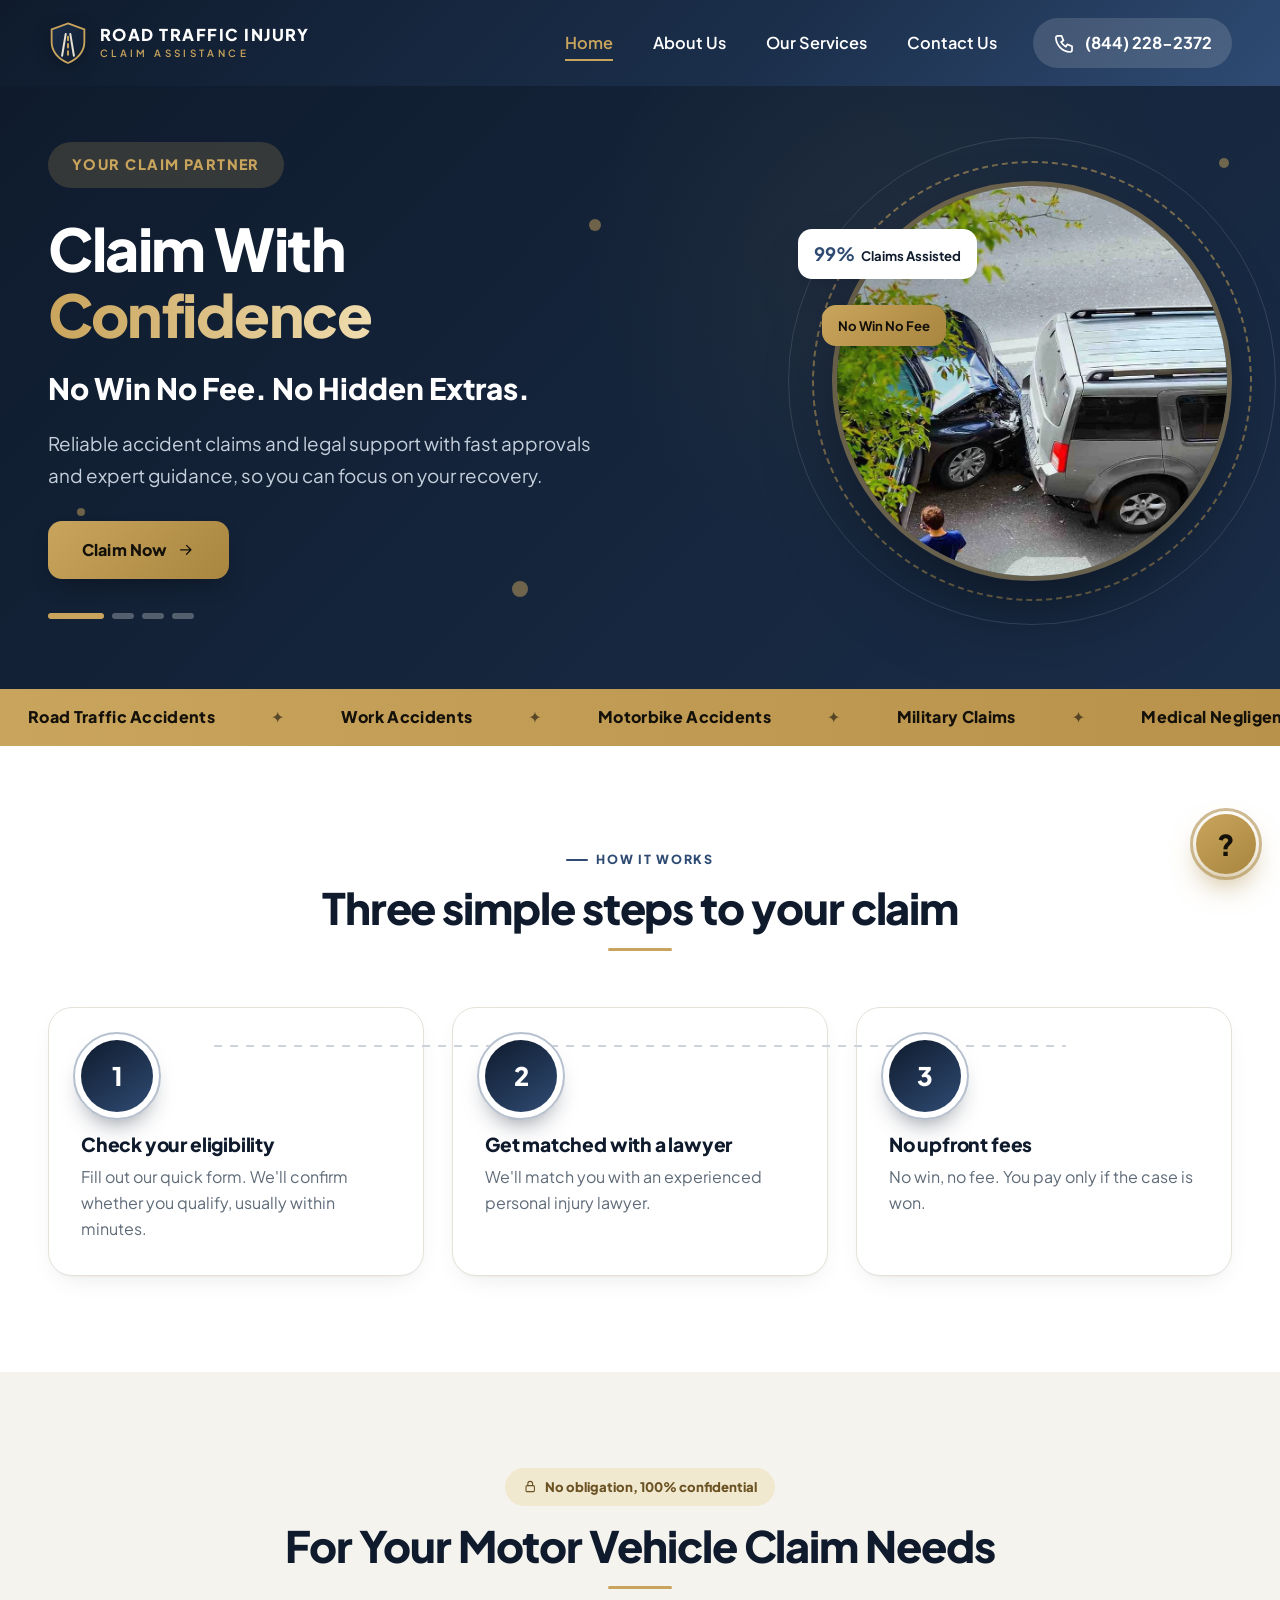
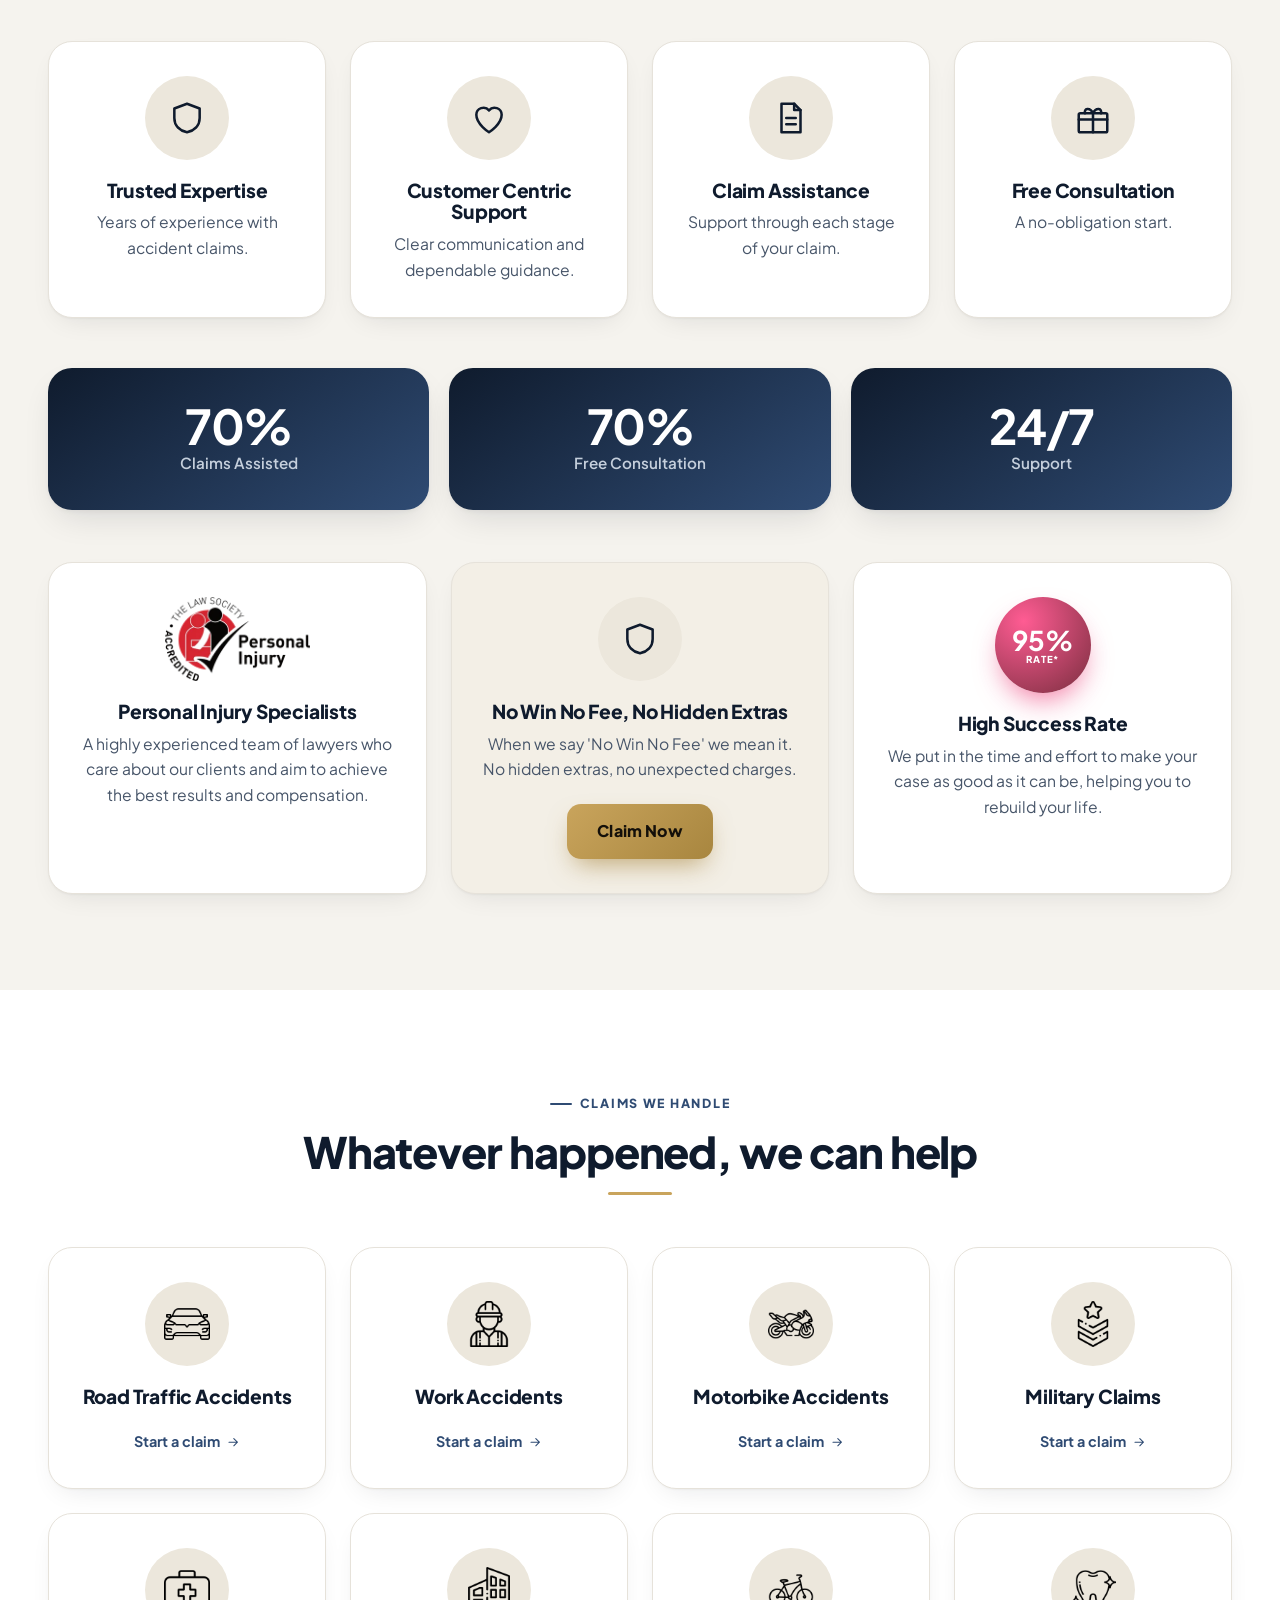
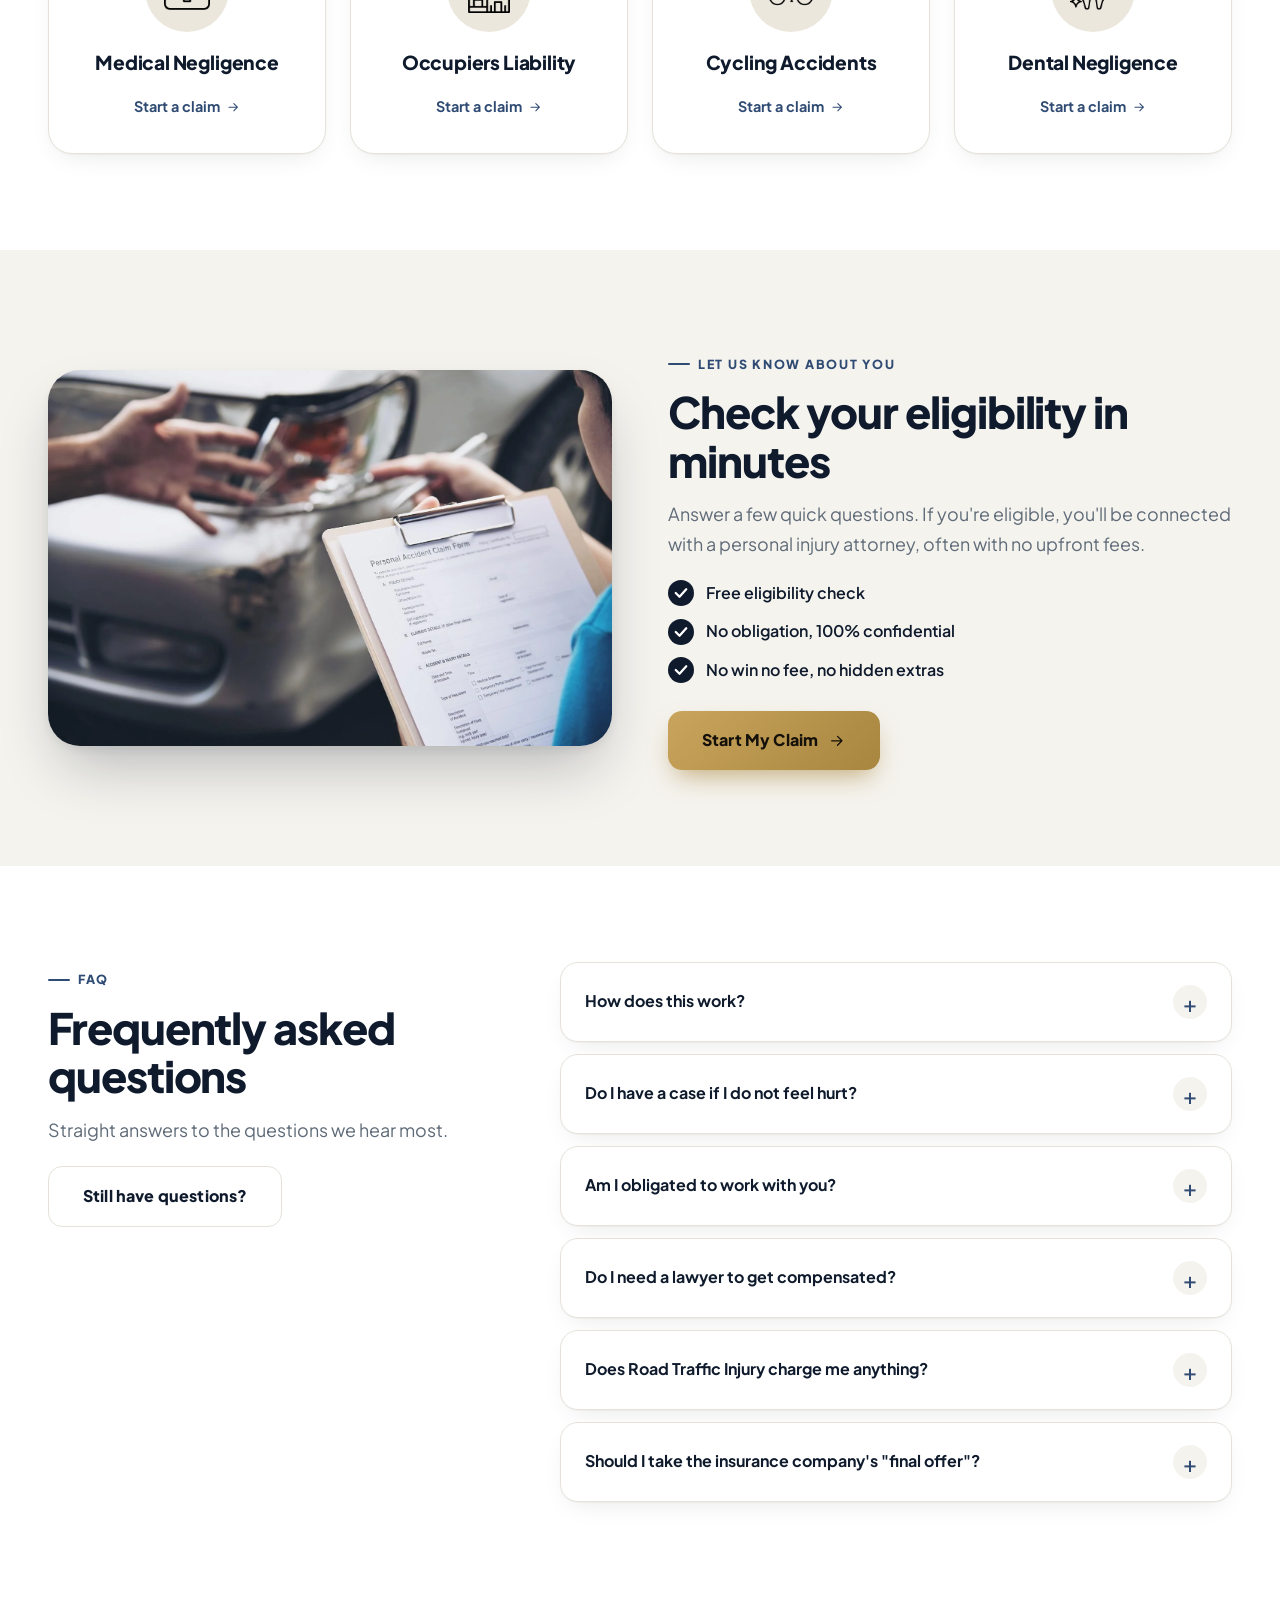
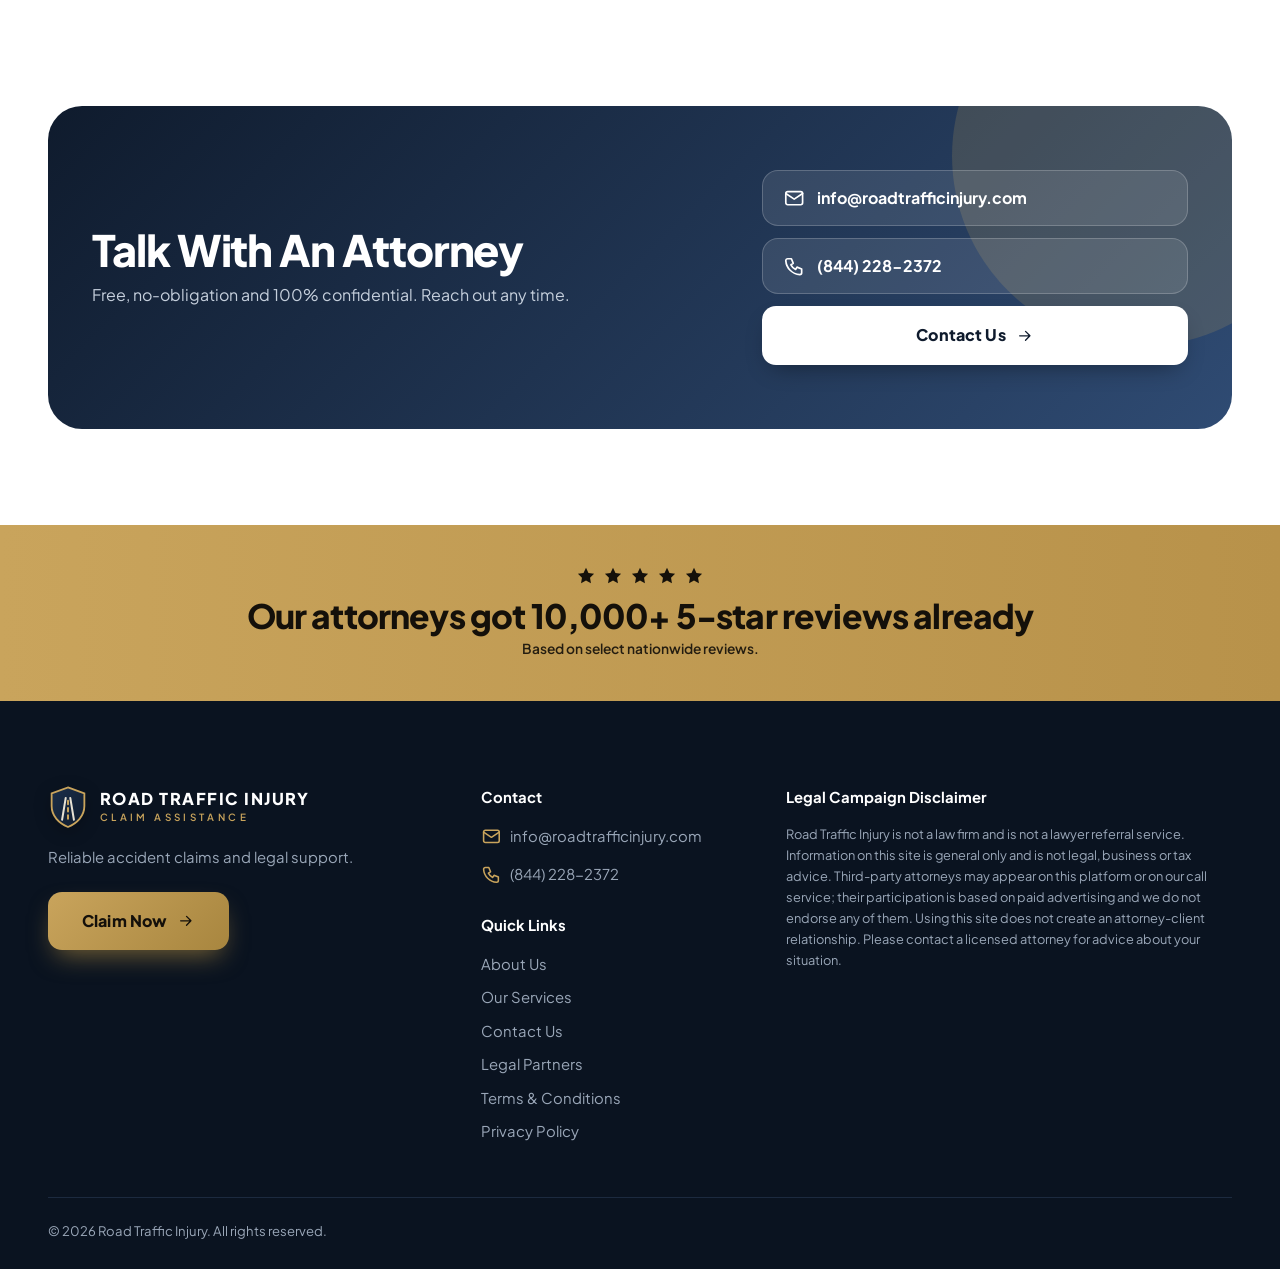
<file: index.html>
<!doctype html>
<html lang="en"><head><meta charset="utf-8"><meta name="viewport" content="width=device-width,initial-scale=1">
<title>Road Traffic Injury - Claim With Confidence | No Win No Fee</title><meta name="description" content="Check your eligibility for a motor vehicle or accident injury claim. No win no fee, no hidden extras."><meta name="theme-color" content="#0f1b2d">
<link rel="preconnect" href="https://fonts.googleapis.com"><link rel="preconnect" href="https://fonts.gstatic.com" crossorigin>
<link href="https://fonts.googleapis.com/css2?family=Plus+Jakarta+Sans:wght@400;500;600;700;800&display=swap" rel="stylesheet">
<link rel="stylesheet" href="assets/style.css">
<script>document.documentElement.classList.add('js')</script>
<script>(function(w,d,s,l,i){w[l]=w[l]||[];w[l].push({'gtm.start':new Date().getTime(),event:'gtm.js'});var f=d.getElementsByTagName(s)[0],j=d.createElement(s),dl=l!='dataLayer'?'&l='+l:'';j.async=true;j.src='https://www.googletagmanager.com/gtm.js?id='+i+dl;f.parentNode.insertBefore(j,f);})(window,document,'script','dataLayer','GTM-N9D2NCFD');</script></head><body>
<noscript><iframe src="https://www.googletagmanager.com/ns.html?id=GTM-N9D2NCFD" height="0" width="0" style="display:none;visibility:hidden"></iframe></noscript>
<div class="sp"></div>
<header><div class="wrap nav">
<a class="logo" href="index.html"><svg class="emb" viewBox="0 0 44 48" aria-hidden="true"><defs><linearGradient id="lg" x1="0" y1="0" x2="1" y2="1"><stop offset="0" stop-color="#1b2f4b"/><stop offset="1" stop-color="#0f1b2d"/></linearGradient></defs><path d="M22 2.500L40 9v14c0 11-8 19-18 23C12 42 4 34 4 23V9z" fill="url(#lg)" stroke="#c9a45c" stroke-width="2"/><path d="M15.500 38L19.500 14M28.500 38L24.500 14" stroke="#e8e2d4" stroke-width="2.200" stroke-linecap="round" fill="none"/><path d="M22 37V33M22 29V25M22 21V17" stroke="#c9a45c" stroke-width="2.200" stroke-linecap="round" fill="none"/></svg><span class="lt"><b>ROAD TRAFFIC INJURY</b><small>Claim Assistance</small></span></a>
<button class="burger" aria-label="Menu"><svg class="i" viewBox="0 0 24 24"><path d="M4 7h16M4 12h16M4 17h16"/></svg></button>
<ul class="menu"><li><a href="index.html" class=active>Home</a></li><li><a href="about.html">About Us</a></li><li><a href="services.html">Our Services</a></li><li><a href="contact.html">Contact Us</a></li>
<li><a class="tel" href="tel:+18442282372"><svg class="i " viewBox="0 0 24 24" aria-hidden="true"><path d="M5 4h4l2 5-2.500 1.500a11 11 0 0 0 5 5L15 13l5 2v4a2 2 0 0 1-2 2A16 16 0 0 1 3 6a2 2 0 0 1 2-2z"/></svg>(844) 228-2372</a></li></ul></div></header>
<div class="hero"><span class="dot" style="width:12px;height:12px;left:46%;top:22%"></span><span class="dot" style="width:8px;height:8px;left:6%;top:70%;animation-delay:1.5s"></span><span class="dot" style="width:16px;height:16px;left:40%;top:82%;animation-delay:3s"></span><span class="dot" style="width:10px;height:10px;right:4%;top:12%;animation-delay:4s"></span>
<div class="wrap grid"><div><div class="slides"><div class="slide on"><span class="tagp">Your Claim Partner</span><h1>Claim With <span class='hl'>Confidence</span></h1><p class="sub">No Win No Fee. No Hidden Extras.</p><p class="para">Reliable accident claims and legal support with fast approvals and expert guidance, so you can focus on your recovery.</p><a class="btn" href="claim.html">Claim Now <svg class="i " viewBox="0 0 24 24" aria-hidden="true"><path d="M5 12h14M13 6l6 6-6 6"/></svg></a></div><div class="slide"><span class="tagp">Trusted Claim Assistance</span><h1>Get the Support <span class='hl'>You Deserve</span></h1><p class="sub">Expert Guidance. No Upfront Cost.</p><p class="para">Care from first contact to resolution, with clear, dependable support at every stage of your claim.</p><a class="btn" href="claim.html">Claim Now <svg class="i " viewBox="0 0 24 24" aria-hidden="true"><path d="M5 12h14M13 6l6 6-6 6"/></svg></a></div><div class="slide"><span class="tagp">Fast &amp; Transparent</span><h1>We <span class='hl'>Simplify</span> the Process</h1><p class="sub">Quick Evaluations. Clear Communication.</p><p class="para">Fast claim evaluations and straightforward advice. We explain your options in plain language so you can make confident decisions about your accident claim.</p><a class="btn" href="claim.html">Claim Now <svg class="i " viewBox="0 0 24 24" aria-hidden="true"><path d="M5 12h14M13 6l6 6-6 6"/></svg></a></div><div class="slide"><span class="tagp">Here When You Need Us</span><h1><span class='hl'>24/7</span> Claim Support</h1><p class="sub">Round-the-Clock Assistance.</p><p class="para">Start your claim whenever you are ready. We're here around the clock to help.</p><a class="btn" href="claim.html">Claim Now <svg class="i " viewBox="0 0 24 24" aria-hidden="true"><path d="M5 12h14M13 6l6 6-6 6"/></svg></a></div></div><div class="dots"></div></div>
<div class="visual"><div class="orbwrap"><div class="orb"><img src="images/heroimg1.webp" alt="" class="on"><img src="images/heroimg2.webp" alt="" class=""><img src="images/heroimg3.webp" alt="" class=""><img src="images/heroimg4.webp" alt="" class=""></div><div class="chip c1"><b>99%</b> Claims Assisted</div><div class="chip c2">No Win No Fee</div></div>
</div></div></div>
<div class="marq"><div class="mt"><span>Road Traffic Accidents</span><span>Work Accidents</span><span>Motorbike Accidents</span><span>Military Claims</span><span>Medical Negligence</span><span>Occupiers Liability</span><span>Cycling Accidents</span><span>Dental Negligence</span><span>Road Traffic Accidents</span><span>Work Accidents</span><span>Motorbike Accidents</span><span>Military Claims</span><span>Medical Negligence</span><span>Occupiers Liability</span><span>Cycling Accidents</span><span>Dental Negligence</span></div></div>
<section><div class="wrap center"><span class="eyebrow rv">How it works</span><h2 class="rv">Three simple steps to your claim</h2>
<div class="steps">
<div class="step rv rl"><div class="n">1</div><h3>Check your eligibility</h3><p>Fill out our quick form. We'll confirm whether you qualify, usually within minutes.</p></div>
<div class="step rv d1"><div class="n">2</div><h3>Get matched with a lawyer</h3><p>We'll match you with an experienced personal injury lawyer.</p></div>
<div class="step rv rr d2"><div class="n">3</div><h3>No upfront fees</h3><p>No win, no fee. You pay only if the case is won.</p></div></div></div></section>
<section class="alt"><div class="wrap center"><span class="tag rv"><svg class="i " viewBox="0 0 24 24" aria-hidden="true"><rect x="5" y="11" width="14" height="10" rx="2"/><path d="M8 11V8a4 4 0 0 1 8 0v3"/></svg>No obligation, 100% confidential</span><h2 class="rv">For Your Motor Vehicle Claim Needs</h2>
<div class="cards c4">
<div class="card rv rz"><div class="ic"><svg class="i " viewBox="0 0 24 24" aria-hidden="true"><path d="M12 3l8 3v6c0 5-3.500 8-8 9-4.500-1-8-4-8-9V6z"/></svg></div><h3>Trusted Expertise</h3><p>Years of experience with accident claims.</p></div>
<div class="card rv rz d1"><div class="ic"><svg class="i " viewBox="0 0 24 24" aria-hidden="true"><path d="M12 21s-8-5-8-11a4.500 4.500 0 0 1 8-2.800A4.500 4.500 0 0 1 20 10c0 6-8 11-8 11z"/></svg></div><h3>Customer Centric Support</h3><p>Clear communication and dependable guidance.</p></div>
<div class="card rv rz d2"><div class="ic"><svg class="i " viewBox="0 0 24 24" aria-hidden="true"><path d="M6 3h8l4 4v14H6z"/><path d="M14 3v4h4M9 12h6M9 16h6"/></svg></div><h3>Claim Assistance</h3><p>Support through each stage of your claim.</p></div>
<div class="card rv rz d3"><div class="ic"><svg class="i " viewBox="0 0 24 24" aria-hidden="true"><rect x="3" y="9" width="18" height="12" rx="1"/><path d="M12 9v12M3 13h18M12 9c-2-4-6-3-5 0M12 9c2-4 6-3 5 0"/></svg></div><h3>Free Consultation</h3><p>A no-obligation start.</p></div></div>
<div class="counters"><div class="rv rz"><b data-n="99" data-s="%">0</b><span>Claims Assisted</span></div><div class="rv rz d1"><b data-n="100" data-s="%">0</b><span>Free Consultation</span></div><div class="rv rz d2"><b data-n="24" data-s="/7">0</b><span>Support</span></div></div>
<div class="cards c3">
<div class="card rv"><img class="lsb" src="images/law_society.webp" alt="The Law Society Accredited Personal Injury"><h3>Personal Injury Specialists</h3><p>A highly experienced team of lawyers who care about our clients and aim to achieve the best results and compensation.</p></div>
<div class="card hi rv d1"><div class="ic"><svg class="i " viewBox="0 0 24 24" aria-hidden="true"><path d="M12 3l8 3v6c0 5-3.500 8-8 9-4.500-1-8-4-8-9V6z"/></svg></div><h3>No Win No Fee, No Hidden Extras</h3><p>When we say 'No Win No Fee' we mean it. No hidden extras, no unexpected charges.</p><a class="btn" href="claim.html">Claim Now</a></div>
<div class="card rv d2"><div class="rate"><b>95%</b><small>RATE*</small></div><h3>High Success Rate</h3><p>We put in the time and effort to make your case as good as it can be, helping you to rebuild your life.</p></div></div></div></section>
<section><div class="wrap center"><span class="eyebrow rv">Claims we handle</span><h2 class="rv">Whatever happened, we can help</h2><div class="cards c4"><a class="card rv rz d0" href="claim.html"><div class="ic"><img src="icons/road-traffic.svg" alt="" loading="lazy"></div><h3>Road Traffic Accidents</h3><span class="go">Start a claim <svg class="i " viewBox="0 0 24 24" aria-hidden="true"><path d="M5 12h14M13 6l6 6-6 6"/></svg></span></a><a class="card rv rz d1" href="claim.html"><div class="ic"><img src="icons/work.svg" alt="" loading="lazy"></div><h3>Work Accidents</h3><span class="go">Start a claim <svg class="i " viewBox="0 0 24 24" aria-hidden="true"><path d="M5 12h14M13 6l6 6-6 6"/></svg></span></a><a class="card rv rz d2" href="claim.html"><div class="ic"><img src="icons/motorbike.svg" alt="" loading="lazy"></div><h3>Motorbike Accidents</h3><span class="go">Start a claim <svg class="i " viewBox="0 0 24 24" aria-hidden="true"><path d="M5 12h14M13 6l6 6-6 6"/></svg></span></a><a class="card rv rz d3" href="claim.html"><div class="ic"><img src="icons/military.svg" alt="" loading="lazy"></div><h3>Military Claims</h3><span class="go">Start a claim <svg class="i " viewBox="0 0 24 24" aria-hidden="true"><path d="M5 12h14M13 6l6 6-6 6"/></svg></span></a><a class="card rv rz d0" href="claim.html"><div class="ic"><img src="icons/medical.svg" alt="" loading="lazy"></div><h3>Medical Negligence</h3><span class="go">Start a claim <svg class="i " viewBox="0 0 24 24" aria-hidden="true"><path d="M5 12h14M13 6l6 6-6 6"/></svg></span></a><a class="card rv rz d1" href="claim.html"><div class="ic"><img src="icons/occupiers.svg" alt="" loading="lazy"></div><h3>Occupiers Liability</h3><span class="go">Start a claim <svg class="i " viewBox="0 0 24 24" aria-hidden="true"><path d="M5 12h14M13 6l6 6-6 6"/></svg></span></a><a class="card rv rz d2" href="claim.html"><div class="ic"><img src="icons/cycle.svg" alt="" loading="lazy"></div><h3>Cycling Accidents</h3><span class="go">Start a claim <svg class="i " viewBox="0 0 24 24" aria-hidden="true"><path d="M5 12h14M13 6l6 6-6 6"/></svg></span></a><a class="card rv rz d3" href="claim.html"><div class="ic"><img src="icons/dental.svg" alt="" loading="lazy"></div><h3>Dental Negligence</h3><span class="go">Start a claim <svg class="i " viewBox="0 0 24 24" aria-hidden="true"><path d="M5 12h14M13 6l6 6-6 6"/></svg></span></a></div></div></section>
<section class="alt"><div class="wrap"><div class="promo"><div class="pic rv rl"><img src="images/claim-form.webp" alt="Reviewing an accident claim form" loading="lazy"></div>
<div class="rv rr"><span class="eyebrow">Let us know about you</span><h2>Check your eligibility in minutes</h2><p class="lead">Answer a few quick questions. If you're eligible, you'll be connected with a personal injury attorney, often with no upfront fees.</p>
<ul><li><svg class="i " viewBox="0 0 24 24" aria-hidden="true"><path d="M5 12l5 5 9-10"/></svg>Free eligibility check</li><li><svg class="i " viewBox="0 0 24 24" aria-hidden="true"><path d="M5 12l5 5 9-10"/></svg>No obligation, 100% confidential</li><li><svg class="i " viewBox="0 0 24 24" aria-hidden="true"><path d="M5 12l5 5 9-10"/></svg>No win no fee, no hidden extras</li></ul><a class="btn" href="claim.html">Start My Claim <svg class="i " viewBox="0 0 24 24" aria-hidden="true"><path d="M5 12h14M13 6l6 6-6 6"/></svg></a></div></div></div></section>
<section><div class="wrap"><div class="faqgrid"><div class="side rv rl"><span class="eyebrow">FAQ</span><h2>Frequently asked questions</h2><p class="lead">Straight answers to the questions we hear most.</p><p style="margin-top:22px"><a class="btn btn-ghost" href="contact.html">Still have questions?</a></p></div><div><details class='rv d0'><summary>How does this work?</summary><p>We connect you with local attorneys using smart technology, and thousands of people have been helped. Complete the short quiz, and if you're eligible you'll be connected to an attorney, often with no upfront fees.</p></details><details class='rv d1'><summary>Do I have a case if I do not feel hurt?</summary><p>Possibly. Adrenaline can mask pain, and symptoms can appear hours or days later. Seek medical care, which also documents your injuries.</p></details><details class='rv d2'><summary>Am I obligated to work with you?</summary><p>No. You have no obligation to this site or to any partner. The attorney offers a free initial consultation, and the quiz takes about 30 seconds.</p></details><details class='rv d0'><summary>Do I need a lawyer to get compensated?</summary><p>It isn't legally required, and you can deal with insurers directly. But most people don't know what a claim is worth, and an attorney can often obtain significantly more. We recommend using the free consultation.</p></details><details class='rv d1'><summary>Does Road Traffic Injury charge me anything?</summary><p>No. The quiz and the initial consultation are free, with no obligation to continue.</p></details><details class='rv d2'><summary>Should I take the insurance company's "final offer"?</summary><p>It may not reflect the true value of your claim, and it may still be negotiable. An attorney can tell you whether it is fair.</p></details></div></div></div></section>
<section><div class="wrap"><div class="cta rv rz"><div><h2>Talk With An Attorney</h2><p>Free, no-obligation and 100% confidential. Reach out any time.</p></div>
<div class="acts"><a class="line" href="mailto:info@roadtrafficinjury.com"><svg class="i " viewBox="0 0 24 24" aria-hidden="true"><rect x="3" y="5" width="18" height="14" rx="2"/><path d="M3 7l9 6 9-6"/></svg>info@roadtrafficinjury.com</a><a class="line" href="tel:+18442282372"><svg class="i " viewBox="0 0 24 24" aria-hidden="true"><path d="M5 4h4l2 5-2.500 1.500a11 11 0 0 0 5 5L15 13l5 2v4a2 2 0 0 1-2 2A16 16 0 0 1 3 6a2 2 0 0 1 2-2z"/></svg>(844) 228-2372</a><a class="btn" href="contact.html">Contact Us <svg class="i " viewBox="0 0 24 24" aria-hidden="true"><path d="M5 12h14M13 6l6 6-6 6"/></svg></a></div></div></div></section>
<div class="reviews"><div class="rstars"><svg class="i " viewBox="0 0 24 24" aria-hidden="true"><path d="M12 3l2.700 5.600 6.100.9-4.400 4.300 1 6.100L12 17l-5.400 2.900 1-6.100L3.200 9.500l6.100-.9z"/></svg><svg class="i " viewBox="0 0 24 24" aria-hidden="true"><path d="M12 3l2.700 5.600 6.100.9-4.400 4.300 1 6.100L12 17l-5.400 2.900 1-6.100L3.200 9.500l6.100-.9z"/></svg><svg class="i " viewBox="0 0 24 24" aria-hidden="true"><path d="M12 3l2.700 5.600 6.100.9-4.400 4.300 1 6.100L12 17l-5.400 2.900 1-6.100L3.200 9.500l6.100-.9z"/></svg><svg class="i " viewBox="0 0 24 24" aria-hidden="true"><path d="M12 3l2.700 5.600 6.100.9-4.400 4.300 1 6.100L12 17l-5.400 2.900 1-6.100L3.200 9.500l6.100-.9z"/></svg><svg class="i " viewBox="0 0 24 24" aria-hidden="true"><path d="M12 3l2.700 5.600 6.100.9-4.400 4.300 1 6.100L12 17l-5.400 2.900 1-6.100L3.200 9.500l6.100-.9z"/></svg></div><h2>Our attorneys got 10,000+ 5-star reviews already</h2><p>Based on select nationwide reviews.</p></div>
<footer><div class="wrap"><div class="fgrid">
<div><a class="logo" href="index.html"><svg class="emb" viewBox="0 0 44 48" aria-hidden="true"><defs><linearGradient id="lg" x1="0" y1="0" x2="1" y2="1"><stop offset="0" stop-color="#1b2f4b"/><stop offset="1" stop-color="#0f1b2d"/></linearGradient></defs><path d="M22 2.500L40 9v14c0 11-8 19-18 23C12 42 4 34 4 23V9z" fill="url(#lg)" stroke="#c9a45c" stroke-width="2"/><path d="M15.500 38L19.500 14M28.500 38L24.500 14" stroke="#e8e2d4" stroke-width="2.200" stroke-linecap="round" fill="none"/><path d="M22 37V33M22 29V25M22 21V17" stroke="#c9a45c" stroke-width="2.200" stroke-linecap="round" fill="none"/></svg><span class="lt"><b>ROAD TRAFFIC INJURY</b><small>Claim Assistance</small></span></a><p style="margin:16px 0 22px;max-width:320px">Reliable accident claims and legal support.</p><a class="btn" href="claim.html">Claim Now <svg class="i " viewBox="0 0 24 24" aria-hidden="true"><path d="M5 12h14M13 6l6 6-6 6"/></svg></a></div>
<div><h4>Contact</h4><ul><li><a href="mailto:info@roadtrafficinjury.com"><svg class="i " viewBox="0 0 24 24" aria-hidden="true"><rect x="3" y="5" width="18" height="14" rx="2"/><path d="M3 7l9 6 9-6"/></svg>info@roadtrafficinjury.com</a></li><li><a href="tel:+18442282372"><svg class="i " viewBox="0 0 24 24" aria-hidden="true"><path d="M5 4h4l2 5-2.500 1.500a11 11 0 0 0 5 5L15 13l5 2v4a2 2 0 0 1-2 2A16 16 0 0 1 3 6a2 2 0 0 1 2-2z"/></svg>(844) 228-2372</a></li></ul>
<h4 style="margin-top:22px">Quick Links</h4><ul><li><a href="about.html">About Us</a></li><li><a href="services.html">Our Services</a></li><li><a href="contact.html">Contact Us</a></li><li><a href="partners.html">Legal Partners</a></li><li><a href="terms.html">Terms &amp; Conditions</a></li><li><a href="privacy.html">Privacy Policy</a></li></ul></div>
<div><h4>Legal Campaign Disclaimer</h4><p class="dtxt">Road Traffic Injury is not a law firm and is not a lawyer referral service. Information on this site is general only and is not legal, business or tax advice. Third-party attorneys may appear on this platform or on our call service; their participation is based on paid advertising and we do not endorse any of them. Using this site does not create an attorney-client relationship. Please contact a licensed attorney for advice about your situation.</p></div>
</div><div class="disc"><span>&copy; 2026 Road Traffic Injury. All rights reserved.</span></div></div></footer>
<div class="fab-menu"><a class="cp" href="tel:+18442282372"><span class="ic"><svg class="i " viewBox="0 0 24 24" aria-hidden="true"><path d="M5 4h4l2 5-2.500 1.500a11 11 0 0 0 5 5L15 13l5 2v4a2 2 0 0 1-2 2A16 16 0 0 1 3 6a2 2 0 0 1 2-2z"/></svg></span>Call us<span class="v">(844) 228-2372</span></a><a class="cp" href="mailto:info@roadtrafficinjury.com"><span class="ic"><svg class="i " viewBox="0 0 24 24" aria-hidden="true"><rect x="3" y="5" width="18" height="14" rx="2"/><path d="M3 7l9 6 9-6"/></svg></span>Email us<span class="v">info@roadtrafficinjury.com</span></a><a class="cp" href="claim.html"><span class="ic"><svg class="i " viewBox="0 0 24 24" aria-hidden="true"><path d="M6 3h8l4 4v14H6z"/><path d="M14 3v4h4M9 12h6M9 16h6"/></svg></span>Claim Form<span class="v">go to claim form</span></a></div>
<button class="fab" aria-label="Help">?</button>
<div class="stickybar"><a href="tel:+18442282372"><svg class="i " viewBox="0 0 24 24" aria-hidden="true"><path d="M5 4h4l2 5-2.500 1.500a11 11 0 0 0 5 5L15 13l5 2v4a2 2 0 0 1-2 2A16 16 0 0 1 3 6a2 2 0 0 1 2-2z"/></svg>Call us</a><a href="mailto:info@roadtrafficinjury.com"><svg class="i " viewBox="0 0 24 24" aria-hidden="true"><rect x="3" y="5" width="18" height="14" rx="2"/><path d="M3 7l9 6 9-6"/></svg>Email us</a><a href="claim.html"><svg class="i " viewBox="0 0 24 24" aria-hidden="true"><path d="M6 3h8l4 4v14H6z"/><path d="M14 3v4h4M9 12h6M9 16h6"/></svg>Claim form</a></div>
<button class="topbtn" aria-label="Back to top"><svg class="i " viewBox="0 0 24 24" aria-hidden="true"><path d="M6 14l6-6 6 6"/></svg></button>
<script src="assets/main.js"></script></body></html>
</file>
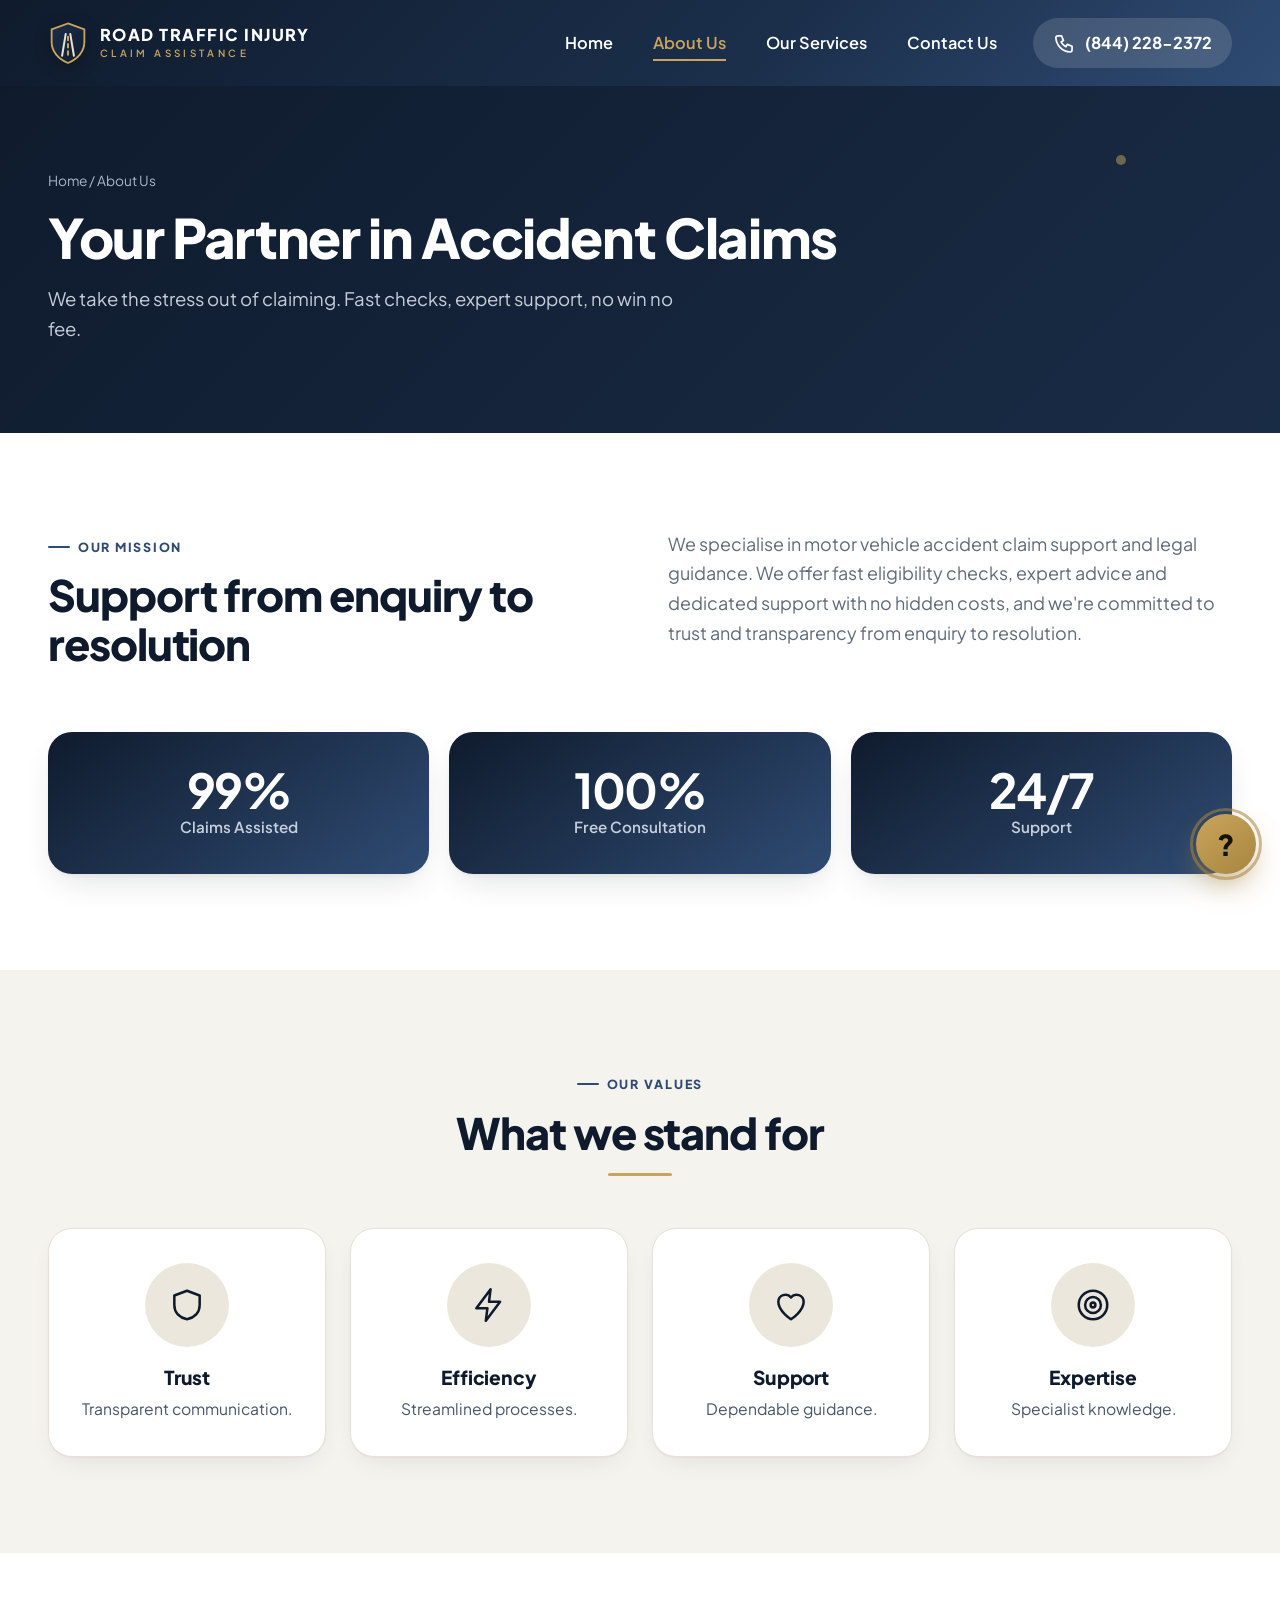
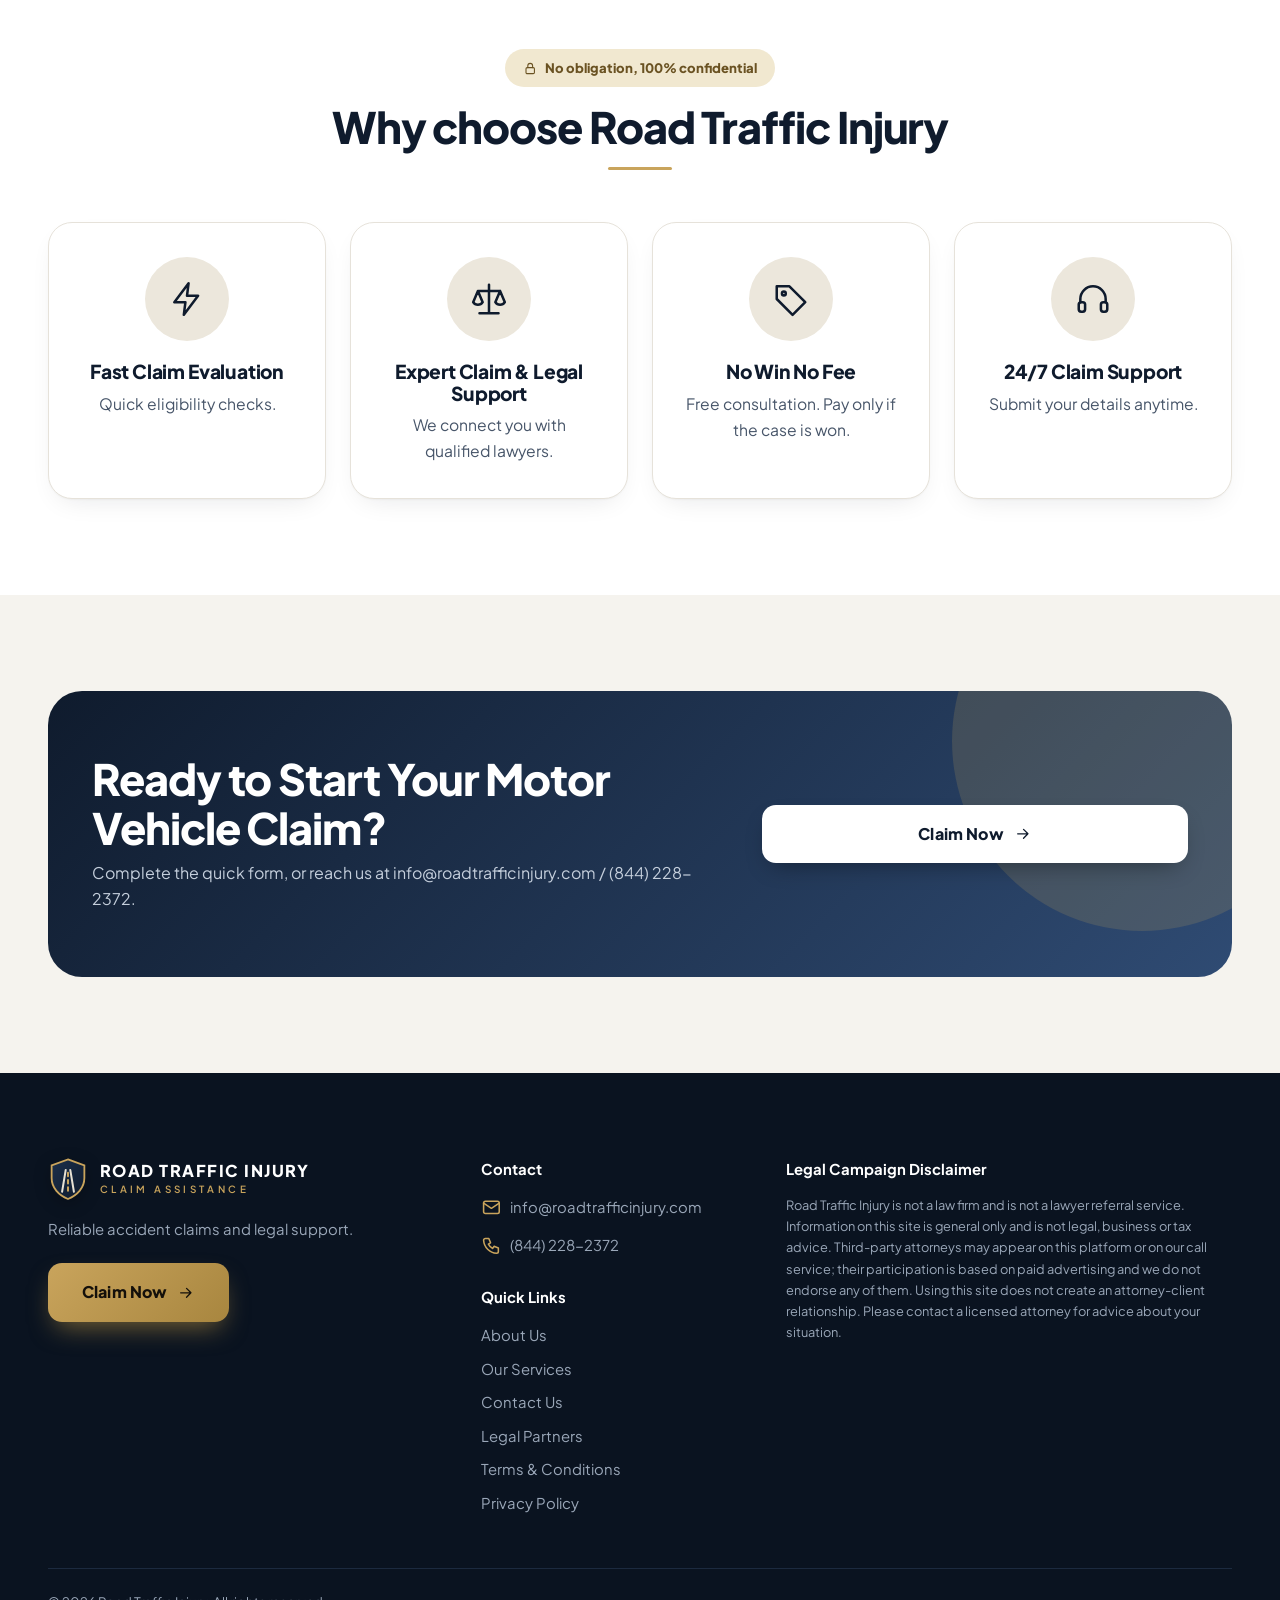
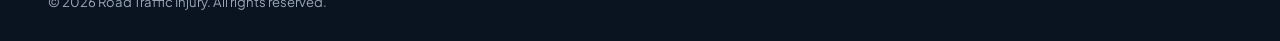
<file: about.html>
<!doctype html>
<html lang="en"><head><meta charset="utf-8"><meta name="viewport" content="width=device-width,initial-scale=1">
<title>About Us - Road Traffic Injury</title><meta name="description" content="Your partner in accident claims."><meta name="theme-color" content="#0f1b2d">
<link rel="preconnect" href="https://fonts.googleapis.com"><link rel="preconnect" href="https://fonts.gstatic.com" crossorigin>
<link href="https://fonts.googleapis.com/css2?family=Plus+Jakarta+Sans:wght@400;500;600;700;800&display=swap" rel="stylesheet">
<link rel="stylesheet" href="assets/style.css">
<script>document.documentElement.classList.add('js')</script>
<script>(function(w,d,s,l,i){w[l]=w[l]||[];w[l].push({'gtm.start':new Date().getTime(),event:'gtm.js'});var f=d.getElementsByTagName(s)[0],j=d.createElement(s),dl=l!='dataLayer'?'&l='+l:'';j.async=true;j.src='https://www.googletagmanager.com/gtm.js?id='+i+dl;f.parentNode.insertBefore(j,f);})(window,document,'script','dataLayer','GTM-N9D2NCFD');</script></head><body>
<noscript><iframe src="https://www.googletagmanager.com/ns.html?id=GTM-N9D2NCFD" height="0" width="0" style="display:none;visibility:hidden"></iframe></noscript>
<div class="sp"></div>
<header><div class="wrap nav">
<a class="logo" href="index.html"><svg class="emb" viewBox="0 0 44 48" aria-hidden="true"><defs><linearGradient id="lg" x1="0" y1="0" x2="1" y2="1"><stop offset="0" stop-color="#1b2f4b"/><stop offset="1" stop-color="#0f1b2d"/></linearGradient></defs><path d="M22 2.500L40 9v14c0 11-8 19-18 23C12 42 4 34 4 23V9z" fill="url(#lg)" stroke="#c9a45c" stroke-width="2"/><path d="M15.500 38L19.500 14M28.500 38L24.500 14" stroke="#e8e2d4" stroke-width="2.200" stroke-linecap="round" fill="none"/><path d="M22 37V33M22 29V25M22 21V17" stroke="#c9a45c" stroke-width="2.200" stroke-linecap="round" fill="none"/></svg><span class="lt"><b>ROAD TRAFFIC INJURY</b><small>Claim Assistance</small></span></a>
<button class="burger" aria-label="Menu"><svg class="i" viewBox="0 0 24 24"><path d="M4 7h16M4 12h16M4 17h16"/></svg></button>
<ul class="menu"><li><a href="index.html">Home</a></li><li><a href="about.html" class=active>About Us</a></li><li><a href="services.html">Our Services</a></li><li><a href="contact.html">Contact Us</a></li>
<li><a class="tel" href="tel:+18442282372"><svg class="i " viewBox="0 0 24 24" aria-hidden="true"><path d="M5 4h4l2 5-2.500 1.500a11 11 0 0 0 5 5L15 13l5 2v4a2 2 0 0 1-2 2A16 16 0 0 1 3 6a2 2 0 0 1 2-2z"/></svg>(844) 228-2372</a></li></ul></div></header>
<div class="page-hero"><span class="dot" style="width:10px;height:10px;right:12%;top:20%;animation-delay:2s"></span><div class="wrap"><div class="crumb"><a href="index.html">Home</a> / About Us</div><h1>Your Partner in Accident Claims</h1><p>We take the stress out of claiming. Fast checks, expert support, no win no fee.</p></div></div>
<section><div class="wrap two"><div class="rv rl"><span class="eyebrow">Our Mission</span><h2>Support from enquiry to resolution</h2></div>
<p class="lead rv rr">We specialise in motor vehicle accident claim support and legal guidance. We offer fast eligibility checks, expert advice and dedicated support with no hidden costs, and we're committed to trust and transparency from enquiry to resolution.</p></div>
<div class="wrap"><div class="counters"><div class="rv rz"><b data-n="99" data-s="%">0</b><span>Claims Assisted</span></div><div class="rv rz d1"><b data-n="100" data-s="%">0</b><span>Free Consultation</span></div><div class="rv rz d2"><b data-n="24" data-s="/7">0</b><span>Support</span></div></div></div></section>
<section class="alt"><div class="wrap center"><span class="eyebrow rv">Our Values</span><h2 class="rv">What we stand for</h2><div class="cards c4">
<div class="card rv rz"><div class="ic"><svg class="i " viewBox="0 0 24 24" aria-hidden="true"><path d="M12 3l8 3v6c0 5-3.500 8-8 9-4.500-1-8-4-8-9V6z"/></svg></div><h3>Trust</h3><p>Transparent communication.</p></div><div class="card rv rz d1"><div class="ic"><svg class="i " viewBox="0 0 24 24" aria-hidden="true"><path d="M13 2L4 14h7l-1 8 9-12h-7z"/></svg></div><h3>Efficiency</h3><p>Streamlined processes.</p></div>
<div class="card rv rz d2"><div class="ic"><svg class="i " viewBox="0 0 24 24" aria-hidden="true"><path d="M12 21s-8-5-8-11a4.500 4.500 0 0 1 8-2.800A4.500 4.500 0 0 1 20 10c0 6-8 11-8 11z"/></svg></div><h3>Support</h3><p>Dependable guidance.</p></div><div class="card rv rz d3"><div class="ic"><svg class="i " viewBox="0 0 24 24" aria-hidden="true"><circle cx="12" cy="12" r="9"/><circle cx="12" cy="12" r="5"/><circle cx="12" cy="12" r="1.500"/></svg></div><h3>Expertise</h3><p>Specialist knowledge.</p></div></div></div></section>
<section><div class="wrap center"><span class="tag rv"><svg class="i " viewBox="0 0 24 24" aria-hidden="true"><rect x="5" y="11" width="14" height="10" rx="2"/><path d="M8 11V8a4 4 0 0 1 8 0v3"/></svg>No obligation, 100% confidential</span><h2 class="rv">Why choose Road Traffic Injury</h2><div class="cards c4">
<div class="card rv rz"><div class="ic"><svg class="i " viewBox="0 0 24 24" aria-hidden="true"><path d="M13 2L4 14h7l-1 8 9-12h-7z"/></svg></div><h3>Fast Claim Evaluation</h3><p>Quick eligibility checks.</p></div><div class="card rv rz d1"><div class="ic"><svg class="i " viewBox="0 0 24 24" aria-hidden="true"><path d="M12 3v18M6 21h12M5 7h14M5 7l-3 7a3.500 3.500 0 0 0 6 0zM19 7l-3 7a3.500 3.500 0 0 0 6 0z"/></svg></div><h3>Expert Claim &amp; Legal Support</h3><p>We connect you with qualified lawyers.</p></div>
<div class="card rv rz d2"><div class="ic"><svg class="i " viewBox="0 0 24 24" aria-hidden="true"><path d="M3 12V4h8l10 10-8 8z"/><circle cx="7.500" cy="8.500" r="1.200"/></svg></div><h3>No Win No Fee</h3><p>Free consultation. Pay only if the case is won.</p></div><div class="card rv rz d3"><div class="ic"><svg class="i " viewBox="0 0 24 24" aria-hidden="true"><path d="M4 14v-2a8 8 0 0 1 16 0v2"/><rect x="3" y="14" width="4" height="6" rx="1.500"/><rect x="17" y="14" width="4" height="6" rx="1.500"/></svg></div><h3>24/7 Claim Support</h3><p>Submit your details anytime.</p></div></div></div></section>
<section class="alt"><div class="wrap"><div class="cta rv rz"><div><h2>Ready to Start Your Motor Vehicle Claim?</h2><p>Complete the quick form, or reach us at info@roadtrafficinjury.com / (844) 228-2372.</p></div><div class="acts"><a class="btn" href="claim.html">Claim Now <svg class="i " viewBox="0 0 24 24" aria-hidden="true"><path d="M5 12h14M13 6l6 6-6 6"/></svg></a></div></div></div></section>
<footer><div class="wrap"><div class="fgrid">
<div><a class="logo" href="index.html"><svg class="emb" viewBox="0 0 44 48" aria-hidden="true"><defs><linearGradient id="lg" x1="0" y1="0" x2="1" y2="1"><stop offset="0" stop-color="#1b2f4b"/><stop offset="1" stop-color="#0f1b2d"/></linearGradient></defs><path d="M22 2.500L40 9v14c0 11-8 19-18 23C12 42 4 34 4 23V9z" fill="url(#lg)" stroke="#c9a45c" stroke-width="2"/><path d="M15.500 38L19.500 14M28.500 38L24.500 14" stroke="#e8e2d4" stroke-width="2.200" stroke-linecap="round" fill="none"/><path d="M22 37V33M22 29V25M22 21V17" stroke="#c9a45c" stroke-width="2.200" stroke-linecap="round" fill="none"/></svg><span class="lt"><b>ROAD TRAFFIC INJURY</b><small>Claim Assistance</small></span></a><p style="margin:16px 0 22px;max-width:320px">Reliable accident claims and legal support.</p><a class="btn" href="claim.html">Claim Now <svg class="i " viewBox="0 0 24 24" aria-hidden="true"><path d="M5 12h14M13 6l6 6-6 6"/></svg></a></div>
<div><h4>Contact</h4><ul><li><a href="mailto:info@roadtrafficinjury.com"><svg class="i " viewBox="0 0 24 24" aria-hidden="true"><rect x="3" y="5" width="18" height="14" rx="2"/><path d="M3 7l9 6 9-6"/></svg>info@roadtrafficinjury.com</a></li><li><a href="tel:+18442282372"><svg class="i " viewBox="0 0 24 24" aria-hidden="true"><path d="M5 4h4l2 5-2.500 1.500a11 11 0 0 0 5 5L15 13l5 2v4a2 2 0 0 1-2 2A16 16 0 0 1 3 6a2 2 0 0 1 2-2z"/></svg>(844) 228-2372</a></li></ul>
<h4 style="margin-top:22px">Quick Links</h4><ul><li><a href="about.html">About Us</a></li><li><a href="services.html">Our Services</a></li><li><a href="contact.html">Contact Us</a></li><li><a href="partners.html">Legal Partners</a></li><li><a href="terms.html">Terms &amp; Conditions</a></li><li><a href="privacy.html">Privacy Policy</a></li></ul></div>
<div><h4>Legal Campaign Disclaimer</h4><p class="dtxt">Road Traffic Injury is not a law firm and is not a lawyer referral service. Information on this site is general only and is not legal, business or tax advice. Third-party attorneys may appear on this platform or on our call service; their participation is based on paid advertising and we do not endorse any of them. Using this site does not create an attorney-client relationship. Please contact a licensed attorney for advice about your situation.</p></div>
</div><div class="disc"><span>&copy; 2026 Road Traffic Injury. All rights reserved.</span></div></div></footer>
<div class="fab-menu"><a class="cp" href="tel:+18442282372"><span class="ic"><svg class="i " viewBox="0 0 24 24" aria-hidden="true"><path d="M5 4h4l2 5-2.500 1.500a11 11 0 0 0 5 5L15 13l5 2v4a2 2 0 0 1-2 2A16 16 0 0 1 3 6a2 2 0 0 1 2-2z"/></svg></span>Call us<span class="v">(844) 228-2372</span></a><a class="cp" href="mailto:info@roadtrafficinjury.com"><span class="ic"><svg class="i " viewBox="0 0 24 24" aria-hidden="true"><rect x="3" y="5" width="18" height="14" rx="2"/><path d="M3 7l9 6 9-6"/></svg></span>Email us<span class="v">info@roadtrafficinjury.com</span></a><a class="cp" href="claim.html"><span class="ic"><svg class="i " viewBox="0 0 24 24" aria-hidden="true"><path d="M6 3h8l4 4v14H6z"/><path d="M14 3v4h4M9 12h6M9 16h6"/></svg></span>Claim Form<span class="v">go to claim form</span></a></div>
<button class="fab" aria-label="Help">?</button>
<div class="stickybar"><a href="tel:+18442282372"><svg class="i " viewBox="0 0 24 24" aria-hidden="true"><path d="M5 4h4l2 5-2.500 1.500a11 11 0 0 0 5 5L15 13l5 2v4a2 2 0 0 1-2 2A16 16 0 0 1 3 6a2 2 0 0 1 2-2z"/></svg>Call us</a><a href="mailto:info@roadtrafficinjury.com"><svg class="i " viewBox="0 0 24 24" aria-hidden="true"><rect x="3" y="5" width="18" height="14" rx="2"/><path d="M3 7l9 6 9-6"/></svg>Email us</a><a href="claim.html"><svg class="i " viewBox="0 0 24 24" aria-hidden="true"><path d="M6 3h8l4 4v14H6z"/><path d="M14 3v4h4M9 12h6M9 16h6"/></svg>Claim form</a></div>
<button class="topbtn" aria-label="Back to top"><svg class="i " viewBox="0 0 24 24" aria-hidden="true"><path d="M6 14l6-6 6 6"/></svg></button>
<script src="assets/main.js"></script></body></html>
</file>
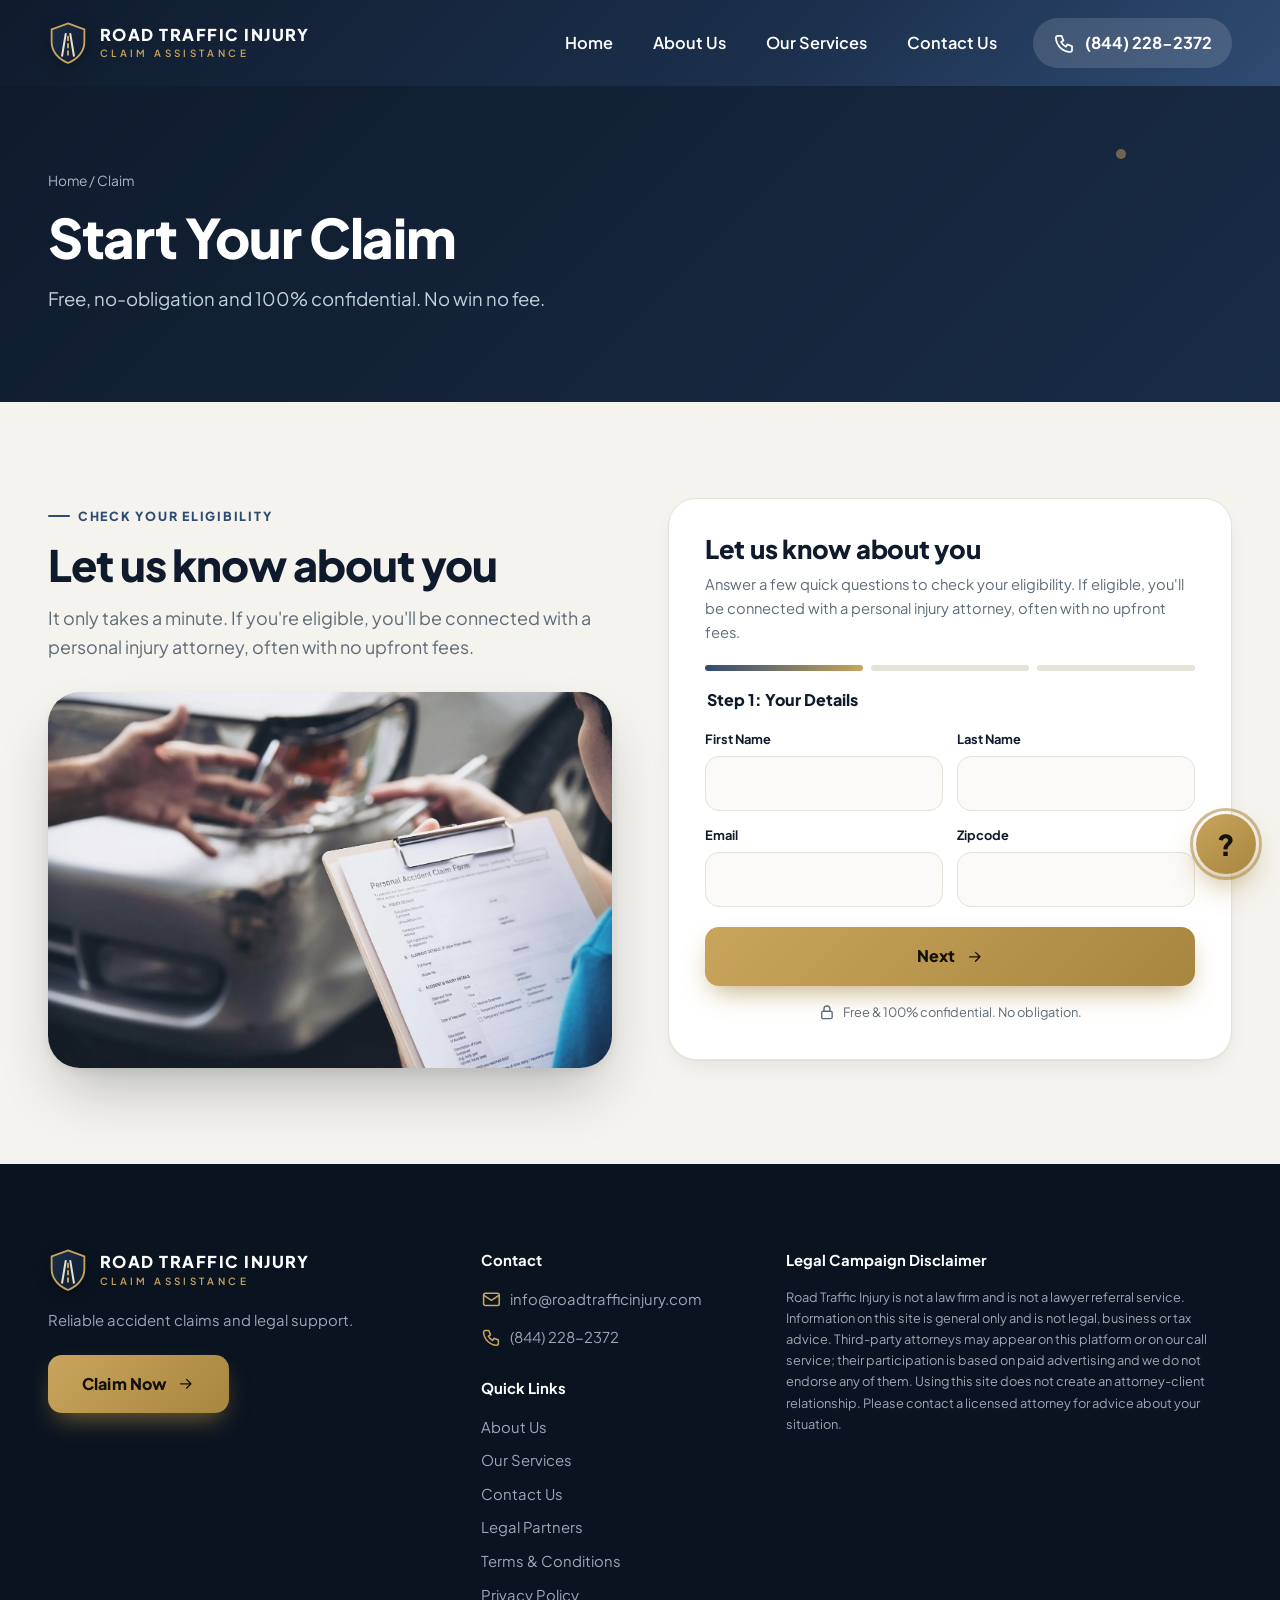
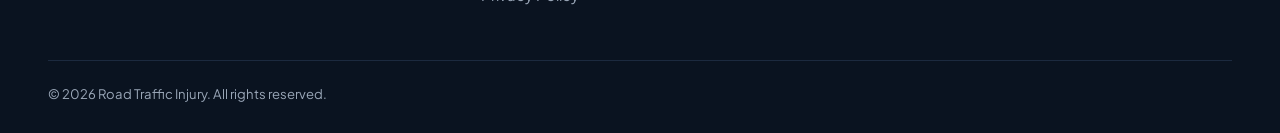
<file: claim.html>
<!doctype html>
<html lang="en"><head><meta charset="utf-8"><meta name="viewport" content="width=device-width,initial-scale=1">
<title>Start Your Claim - Road Traffic Injury</title><meta name="description" content="Check your eligibility for a no win no fee claim."><meta name="theme-color" content="#0f1b2d">
<link rel="preconnect" href="https://fonts.googleapis.com"><link rel="preconnect" href="https://fonts.gstatic.com" crossorigin>
<link href="https://fonts.googleapis.com/css2?family=Plus+Jakarta+Sans:wght@400;500;600;700;800&display=swap" rel="stylesheet">
<link rel="stylesheet" href="assets/style.css">
<script>document.documentElement.classList.add('js')</script>
<script>(function(w,d,s,l,i){w[l]=w[l]||[];w[l].push({'gtm.start':new Date().getTime(),event:'gtm.js'});var f=d.getElementsByTagName(s)[0],j=d.createElement(s),dl=l!='dataLayer'?'&l='+l:'';j.async=true;j.src='https://www.googletagmanager.com/gtm.js?id='+i+dl;f.parentNode.insertBefore(j,f);})(window,document,'script','dataLayer','GTM-N9D2NCFD');</script></head><body>
<noscript><iframe src="https://www.googletagmanager.com/ns.html?id=GTM-N9D2NCFD" height="0" width="0" style="display:none;visibility:hidden"></iframe></noscript>
<div class="sp"></div>
<header><div class="wrap nav">
<a class="logo" href="index.html"><svg class="emb" viewBox="0 0 44 48" aria-hidden="true"><defs><linearGradient id="lg" x1="0" y1="0" x2="1" y2="1"><stop offset="0" stop-color="#1b2f4b"/><stop offset="1" stop-color="#0f1b2d"/></linearGradient></defs><path d="M22 2.500L40 9v14c0 11-8 19-18 23C12 42 4 34 4 23V9z" fill="url(#lg)" stroke="#c9a45c" stroke-width="2"/><path d="M15.500 38L19.500 14M28.500 38L24.500 14" stroke="#e8e2d4" stroke-width="2.200" stroke-linecap="round" fill="none"/><path d="M22 37V33M22 29V25M22 21V17" stroke="#c9a45c" stroke-width="2.200" stroke-linecap="round" fill="none"/></svg><span class="lt"><b>ROAD TRAFFIC INJURY</b><small>Claim Assistance</small></span></a>
<button class="burger" aria-label="Menu"><svg class="i" viewBox="0 0 24 24"><path d="M4 7h16M4 12h16M4 17h16"/></svg></button>
<ul class="menu"><li><a href="index.html">Home</a></li><li><a href="about.html">About Us</a></li><li><a href="services.html">Our Services</a></li><li><a href="contact.html">Contact Us</a></li>
<li><a class="tel" href="tel:+18442282372"><svg class="i " viewBox="0 0 24 24" aria-hidden="true"><path d="M5 4h4l2 5-2.500 1.500a11 11 0 0 0 5 5L15 13l5 2v4a2 2 0 0 1-2 2A16 16 0 0 1 3 6a2 2 0 0 1 2-2z"/></svg>(844) 228-2372</a></li></ul></div></header>
<div class="page-hero"><span class="dot" style="width:10px;height:10px;right:12%;top:20%;animation-delay:2s"></span><div class="wrap"><div class="crumb"><a href="index.html">Home</a> / Claim</div><h1>Start Your Claim</h1><p>Free, no-obligation and 100% confidential. No win no fee.</p></div></div>
<section class="alt"><div class="wrap two"><div class="rv rl"><span class="eyebrow">Check your eligibility</span><h2>Let us know about you</h2><p class="lead">It only takes a minute. If you're eligible, you'll be connected with a personal injury attorney, often with no upfront fees.</p>
<div class="promo" style="grid-template-columns:1fr;margin-top:30px"><div class="pic"><img src="images/claim-form.webp" alt=""></div></div></div><div class="rv rr"><div class="form-card"><h3>Let us know about you</h3><p class="sub">Answer a few quick questions to check your eligibility. If eligible, you'll be connected with a personal injury attorney, often with no upfront fees.</p>
<div class="prog"><span class="on"></span><span></span><span></span></div>
<form data-steps>
<input type="hidden" name="xxTrustedFormCertUrl" id="xxTrustedFormCertUrl_0" value="">
<input type="hidden" name="xxTrustedFormPingUrl" id="xxTrustedFormPingUrl_0" value="">
<fieldset class="stp on"><legend>Step 1: Your Details</legend>
<div class="f2"><div><label class="l">First Name</label><input required autocomplete="given-name"></div><div><label class="l">Last Name</label><input required autocomplete="family-name"></div></div>
<div class="f2"><div><label class="l">Email</label><input type="email" required autocomplete="email"></div><div><label class="l">Zipcode</label><input required inputmode="numeric" autocomplete="postal-code"></div></div></fieldset>
<fieldset class="stp"><legend>Step 2: Accident</legend>
<div class="f2"><div><label class="l">Accident Date</label><input type="date" required></div>
<div><label class="l">Accident Type</label><select required><option value="">Select...</option><option>Bike</option><option>Car</option><option>Commercial</option><option>Motorcycle</option><option>Pedestrian</option><option>Public Transport</option></select></div></div>
<label class="l">Were you injured?</label><div class="yn"><label><input type="radio" name="injured" value="yes" required><span>Yes</span></label><label><input type="radio" name="injured" value="no"><span>No</span></label></div><label class="l">Were you at fault?</label><div class="yn"><label><input type="radio" name="fault" value="yes" required><span>Yes</span></label><label><input type="radio" name="fault" value="no"><span>No</span></label></div><label class="l">Do you have an attorney?</label><div class="yn"><label><input type="radio" name="attorney" value="yes" required><span>Yes</span></label><label><input type="radio" name="attorney" value="no"><span>No</span></label></div><label class="l">Did you receive medical treatment?</label><div class="yn"><label><input type="radio" name="treated" value="yes" required><span>Yes</span></label><label><input type="radio" name="treated" value="no"><span>No</span></label></div>
<label class="l">Accident / Case Description</label><textarea></textarea></fieldset>
<fieldset class="stp"><legend>Step 3: Contact &amp; Consent</legend>
<label class="l">Phone</label><input type="tel" required autocomplete="tel">
<label class="consent"><input type="checkbox" required><span>By clicking Submit Claim, I agree to the <a href='terms.html'><u>Terms</u></a>, <a href='privacy.html'><u>Privacy Policy</u></a> and <a href='partners.html'><u>Legal Partners</u></a>, and I consent to be contacted by phone, text or email, including by autodialed or pre-recorded/artificial voice calls to the number I provided (including wireless numbers), about personal injury and motor vehicle accident claims. Contact will generally be between 8:00 AM and 9:00 PM local time. I confirm I am over 18. Consent is not a condition of purchase.</span></label></fieldset>
<div class="nav2"><button type="button" class="btn btn-line back" style="display:none">Back</button><button type="button" class="btn next">Next <svg class="i " viewBox="0 0 24 24" aria-hidden="true"><path d="M5 12h14M13 6l6 6-6 6"/></svg></button><button class="btn sub-btn" style="display:none">Submit Claim</button></div>
<div class="ok">Thank you! We'll review your details shortly.</div></form>
<div class="secure"><svg class="i " viewBox="0 0 24 24" aria-hidden="true"><rect x="5" y="11" width="14" height="10" rx="2"/><path d="M8 11V8a4 4 0 0 1 8 0v3"/></svg> Free &amp; 100% confidential. No obligation.</div></div></div></div></section>
<footer><div class="wrap"><div class="fgrid">
<div><a class="logo" href="index.html"><svg class="emb" viewBox="0 0 44 48" aria-hidden="true"><defs><linearGradient id="lg" x1="0" y1="0" x2="1" y2="1"><stop offset="0" stop-color="#1b2f4b"/><stop offset="1" stop-color="#0f1b2d"/></linearGradient></defs><path d="M22 2.500L40 9v14c0 11-8 19-18 23C12 42 4 34 4 23V9z" fill="url(#lg)" stroke="#c9a45c" stroke-width="2"/><path d="M15.500 38L19.500 14M28.500 38L24.500 14" stroke="#e8e2d4" stroke-width="2.200" stroke-linecap="round" fill="none"/><path d="M22 37V33M22 29V25M22 21V17" stroke="#c9a45c" stroke-width="2.200" stroke-linecap="round" fill="none"/></svg><span class="lt"><b>ROAD TRAFFIC INJURY</b><small>Claim Assistance</small></span></a><p style="margin:16px 0 22px;max-width:320px">Reliable accident claims and legal support.</p><a class="btn" href="claim.html">Claim Now <svg class="i " viewBox="0 0 24 24" aria-hidden="true"><path d="M5 12h14M13 6l6 6-6 6"/></svg></a></div>
<div><h4>Contact</h4><ul><li><a href="mailto:info@roadtrafficinjury.com"><svg class="i " viewBox="0 0 24 24" aria-hidden="true"><rect x="3" y="5" width="18" height="14" rx="2"/><path d="M3 7l9 6 9-6"/></svg>info@roadtrafficinjury.com</a></li><li><a href="tel:+18442282372"><svg class="i " viewBox="0 0 24 24" aria-hidden="true"><path d="M5 4h4l2 5-2.500 1.500a11 11 0 0 0 5 5L15 13l5 2v4a2 2 0 0 1-2 2A16 16 0 0 1 3 6a2 2 0 0 1 2-2z"/></svg>(844) 228-2372</a></li></ul>
<h4 style="margin-top:22px">Quick Links</h4><ul><li><a href="about.html">About Us</a></li><li><a href="services.html">Our Services</a></li><li><a href="contact.html">Contact Us</a></li><li><a href="partners.html">Legal Partners</a></li><li><a href="terms.html">Terms &amp; Conditions</a></li><li><a href="privacy.html">Privacy Policy</a></li></ul></div>
<div><h4>Legal Campaign Disclaimer</h4><p class="dtxt">Road Traffic Injury is not a law firm and is not a lawyer referral service. Information on this site is general only and is not legal, business or tax advice. Third-party attorneys may appear on this platform or on our call service; their participation is based on paid advertising and we do not endorse any of them. Using this site does not create an attorney-client relationship. Please contact a licensed attorney for advice about your situation.</p></div>
</div><div class="disc"><span>&copy; 2026 Road Traffic Injury. All rights reserved.</span></div></div></footer>
<div class="fab-menu"><a class="cp" href="tel:+18442282372"><span class="ic"><svg class="i " viewBox="0 0 24 24" aria-hidden="true"><path d="M5 4h4l2 5-2.500 1.500a11 11 0 0 0 5 5L15 13l5 2v4a2 2 0 0 1-2 2A16 16 0 0 1 3 6a2 2 0 0 1 2-2z"/></svg></span>Call us<span class="v">(844) 228-2372</span></a><a class="cp" href="mailto:info@roadtrafficinjury.com"><span class="ic"><svg class="i " viewBox="0 0 24 24" aria-hidden="true"><rect x="3" y="5" width="18" height="14" rx="2"/><path d="M3 7l9 6 9-6"/></svg></span>Email us<span class="v">info@roadtrafficinjury.com</span></a><a class="cp" href="claim.html"><span class="ic"><svg class="i " viewBox="0 0 24 24" aria-hidden="true"><path d="M6 3h8l4 4v14H6z"/><path d="M14 3v4h4M9 12h6M9 16h6"/></svg></span>Claim Form<span class="v">go to claim form</span></a></div>
<button class="fab" aria-label="Help">?</button>
<div class="stickybar"><a href="tel:+18442282372"><svg class="i " viewBox="0 0 24 24" aria-hidden="true"><path d="M5 4h4l2 5-2.500 1.500a11 11 0 0 0 5 5L15 13l5 2v4a2 2 0 0 1-2 2A16 16 0 0 1 3 6a2 2 0 0 1 2-2z"/></svg>Call us</a><a href="mailto:info@roadtrafficinjury.com"><svg class="i " viewBox="0 0 24 24" aria-hidden="true"><rect x="3" y="5" width="18" height="14" rx="2"/><path d="M3 7l9 6 9-6"/></svg>Email us</a><a href="claim.html"><svg class="i " viewBox="0 0 24 24" aria-hidden="true"><path d="M6 3h8l4 4v14H6z"/><path d="M14 3v4h4M9 12h6M9 16h6"/></svg>Claim form</a></div>
<button class="topbtn" aria-label="Back to top"><svg class="i " viewBox="0 0 24 24" aria-hidden="true"><path d="M6 14l6-6 6 6"/></svg></button>
<script src="assets/main.js"></script>
<script type="text/javascript">
(function() {
  var tf = document.createElement('script');
  tf.type = 'text/javascript';
  tf.async = true;
  tf.src = ('https:' === document.location.protocol ? 'https:' : 'http:') +
    '//api.trustedform.com/trustedform.js?field=xxTrustedFormCertUrl&ping_field=xxTrustedFormPingUrl&l=' +
    new Date().getTime() + Math.random();
  var s = document.getElementsByTagName('script')[0];
  if (s && s.parentNode) s.parentNode.insertBefore(tf, s);
})();
</script>
</body></html>
</file>
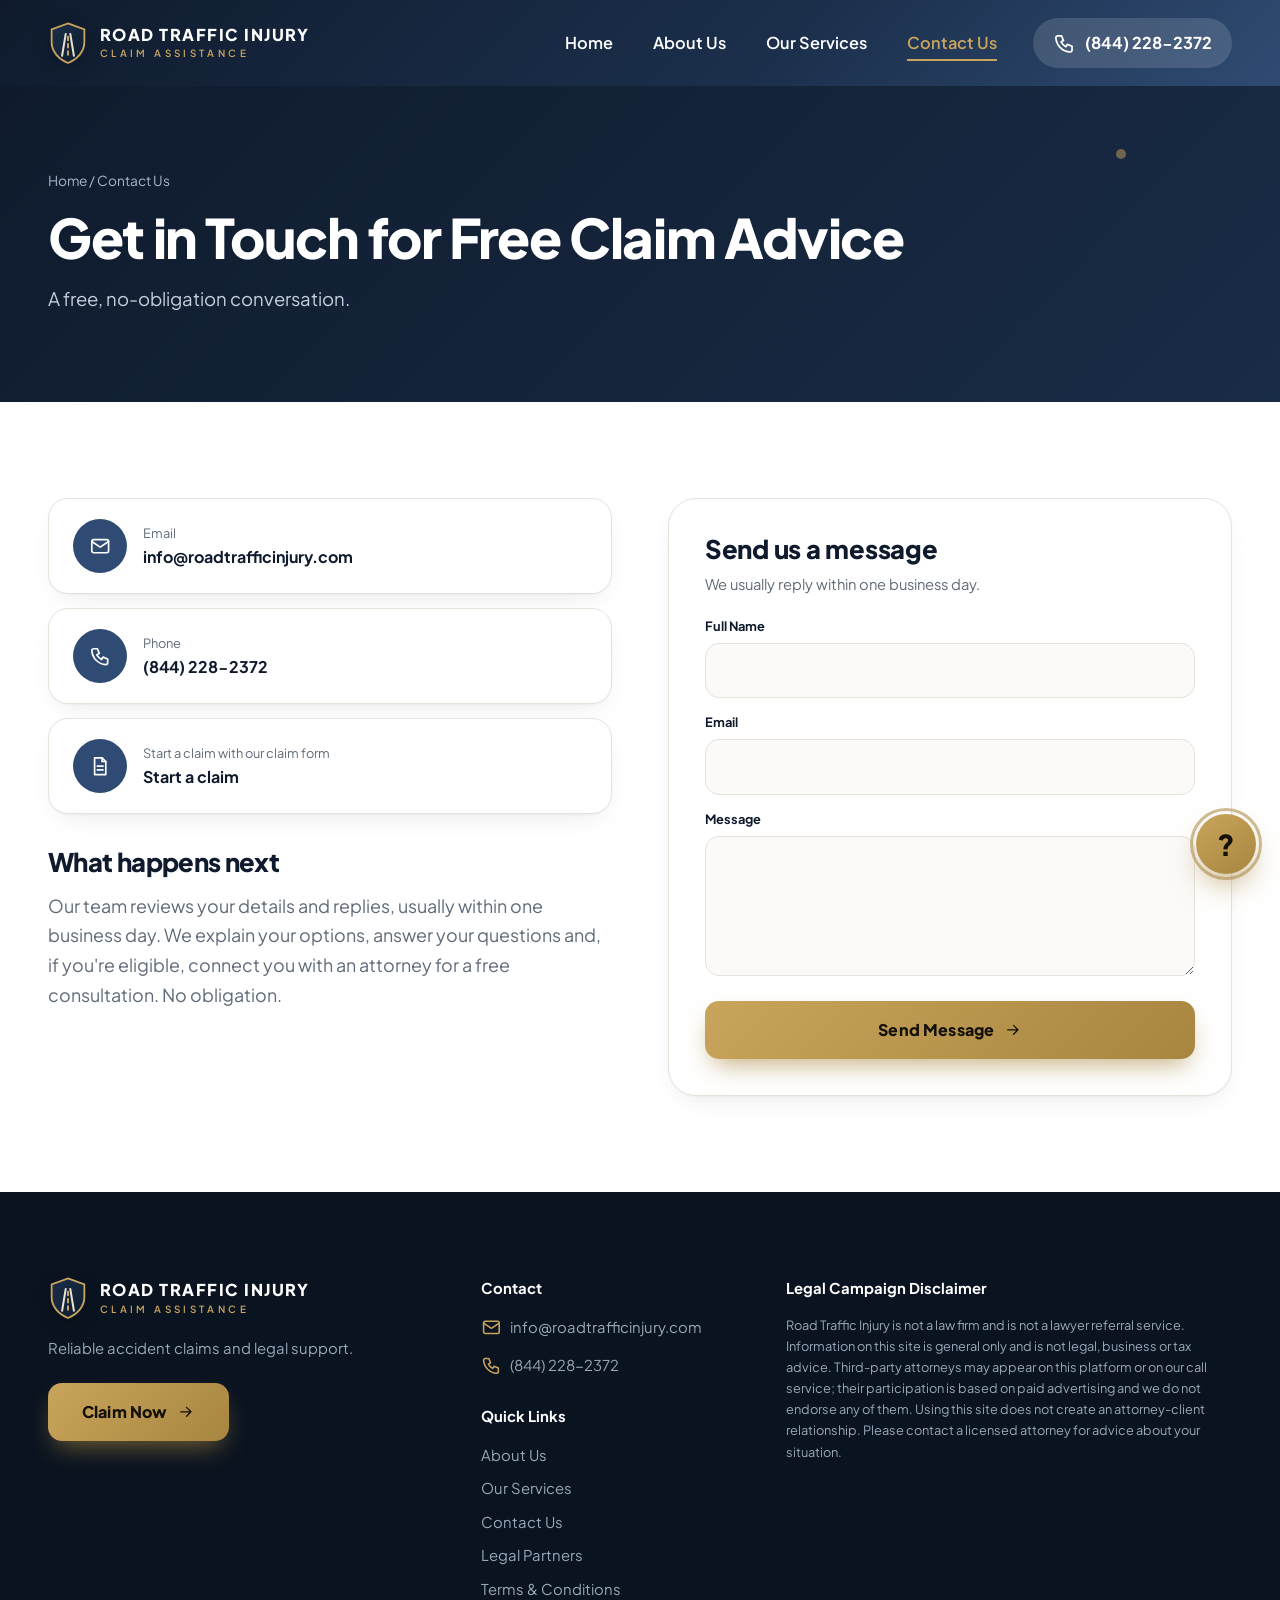
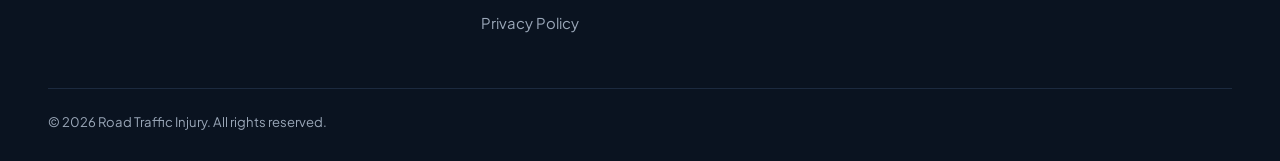
<file: contact.html>
<!doctype html>
<html lang="en"><head><meta charset="utf-8"><meta name="viewport" content="width=device-width,initial-scale=1">
<title>Contact Us - Road Traffic Injury</title><meta name="description" content="Get in touch for free claim advice."><meta name="theme-color" content="#0f1b2d">
<link rel="preconnect" href="https://fonts.googleapis.com"><link rel="preconnect" href="https://fonts.gstatic.com" crossorigin>
<link href="https://fonts.googleapis.com/css2?family=Plus+Jakarta+Sans:wght@400;500;600;700;800&display=swap" rel="stylesheet">
<link rel="stylesheet" href="assets/style.css">
<script>document.documentElement.classList.add('js')</script>
<script>(function(w,d,s,l,i){w[l]=w[l]||[];w[l].push({'gtm.start':new Date().getTime(),event:'gtm.js'});var f=d.getElementsByTagName(s)[0],j=d.createElement(s),dl=l!='dataLayer'?'&l='+l:'';j.async=true;j.src='https://www.googletagmanager.com/gtm.js?id='+i+dl;f.parentNode.insertBefore(j,f);})(window,document,'script','dataLayer','GTM-N9D2NCFD');</script></head><body>
<noscript><iframe src="https://www.googletagmanager.com/ns.html?id=GTM-N9D2NCFD" height="0" width="0" style="display:none;visibility:hidden"></iframe></noscript>
<div class="sp"></div>
<header><div class="wrap nav">
<a class="logo" href="index.html"><svg class="emb" viewBox="0 0 44 48" aria-hidden="true"><defs><linearGradient id="lg" x1="0" y1="0" x2="1" y2="1"><stop offset="0" stop-color="#1b2f4b"/><stop offset="1" stop-color="#0f1b2d"/></linearGradient></defs><path d="M22 2.500L40 9v14c0 11-8 19-18 23C12 42 4 34 4 23V9z" fill="url(#lg)" stroke="#c9a45c" stroke-width="2"/><path d="M15.500 38L19.500 14M28.500 38L24.500 14" stroke="#e8e2d4" stroke-width="2.200" stroke-linecap="round" fill="none"/><path d="M22 37V33M22 29V25M22 21V17" stroke="#c9a45c" stroke-width="2.200" stroke-linecap="round" fill="none"/></svg><span class="lt"><b>ROAD TRAFFIC INJURY</b><small>Claim Assistance</small></span></a>
<button class="burger" aria-label="Menu"><svg class="i" viewBox="0 0 24 24"><path d="M4 7h16M4 12h16M4 17h16"/></svg></button>
<ul class="menu"><li><a href="index.html">Home</a></li><li><a href="about.html">About Us</a></li><li><a href="services.html">Our Services</a></li><li><a href="contact.html" class=active>Contact Us</a></li>
<li><a class="tel" href="tel:+18442282372"><svg class="i " viewBox="0 0 24 24" aria-hidden="true"><path d="M5 4h4l2 5-2.500 1.500a11 11 0 0 0 5 5L15 13l5 2v4a2 2 0 0 1-2 2A16 16 0 0 1 3 6a2 2 0 0 1 2-2z"/></svg>(844) 228-2372</a></li></ul></div></header>
<div class="page-hero"><span class="dot" style="width:10px;height:10px;right:12%;top:20%;animation-delay:2s"></span><div class="wrap"><div class="crumb"><a href="index.html">Home</a> / Contact Us</div><h1>Get in Touch for Free Claim Advice</h1><p>A free, no-obligation conversation.</p></div></div>
<section><div class="wrap two"><div>
<a class="info rv rl" href="mailto:info@roadtrafficinjury.com"><div class="ic"><svg class="i " viewBox="0 0 24 24" aria-hidden="true"><rect x="3" y="5" width="18" height="14" rx="2"/><path d="M3 7l9 6 9-6"/></svg></div><div><small>Email</small><b>info@roadtrafficinjury.com</b></div></a>
<a class="info rv rl d1" href="tel:+18442282372"><div class="ic"><svg class="i " viewBox="0 0 24 24" aria-hidden="true"><path d="M5 4h4l2 5-2.500 1.500a11 11 0 0 0 5 5L15 13l5 2v4a2 2 0 0 1-2 2A16 16 0 0 1 3 6a2 2 0 0 1 2-2z"/></svg></div><div><small>Phone</small><b>(844) 228-2372</b></div></a>
<a class="info rv rl d2" href="claim.html"><div class="ic"><svg class="i " viewBox="0 0 24 24" aria-hidden="true"><path d="M6 3h8l4 4v14H6z"/><path d="M14 3v4h4M9 12h6M9 16h6"/></svg></div><div><small>Start a claim with our claim form</small><b>Start a claim</b></div></a>
<h2 style="margin-top:34px;font-size:1.6rem" class="rv">What happens next</h2><p class="lead rv">Our team reviews your details and replies, usually within one business day. We explain your options, answer your questions and, if you're eligible, connect you with an attorney for a free consultation. No obligation.</p></div>
<div class="rv rr"><div class="form-card"><h3>Send us a message</h3><p class="sub">We usually reply within one business day.</p><form data-demo>
<label class="l">Full Name</label><input required><label class="l">Email</label><input type="email" required>
<label class="l">Message</label><textarea required style="min-height:140px"></textarea><div style="height:18px"></div>
<button class="btn" style="width:100%">Send Message <svg class="i " viewBox="0 0 24 24" aria-hidden="true"><path d="M5 12h14M13 6l6 6-6 6"/></svg></button><div class="ok">Thanks! Your message has been received.</div></form></div></div></div></section>
<footer><div class="wrap"><div class="fgrid">
<div><a class="logo" href="index.html"><svg class="emb" viewBox="0 0 44 48" aria-hidden="true"><defs><linearGradient id="lg" x1="0" y1="0" x2="1" y2="1"><stop offset="0" stop-color="#1b2f4b"/><stop offset="1" stop-color="#0f1b2d"/></linearGradient></defs><path d="M22 2.500L40 9v14c0 11-8 19-18 23C12 42 4 34 4 23V9z" fill="url(#lg)" stroke="#c9a45c" stroke-width="2"/><path d="M15.500 38L19.500 14M28.500 38L24.500 14" stroke="#e8e2d4" stroke-width="2.200" stroke-linecap="round" fill="none"/><path d="M22 37V33M22 29V25M22 21V17" stroke="#c9a45c" stroke-width="2.200" stroke-linecap="round" fill="none"/></svg><span class="lt"><b>ROAD TRAFFIC INJURY</b><small>Claim Assistance</small></span></a><p style="margin:16px 0 22px;max-width:320px">Reliable accident claims and legal support.</p><a class="btn" href="claim.html">Claim Now <svg class="i " viewBox="0 0 24 24" aria-hidden="true"><path d="M5 12h14M13 6l6 6-6 6"/></svg></a></div>
<div><h4>Contact</h4><ul><li><a href="mailto:info@roadtrafficinjury.com"><svg class="i " viewBox="0 0 24 24" aria-hidden="true"><rect x="3" y="5" width="18" height="14" rx="2"/><path d="M3 7l9 6 9-6"/></svg>info@roadtrafficinjury.com</a></li><li><a href="tel:+18442282372"><svg class="i " viewBox="0 0 24 24" aria-hidden="true"><path d="M5 4h4l2 5-2.500 1.500a11 11 0 0 0 5 5L15 13l5 2v4a2 2 0 0 1-2 2A16 16 0 0 1 3 6a2 2 0 0 1 2-2z"/></svg>(844) 228-2372</a></li></ul>
<h4 style="margin-top:22px">Quick Links</h4><ul><li><a href="about.html">About Us</a></li><li><a href="services.html">Our Services</a></li><li><a href="contact.html">Contact Us</a></li><li><a href="partners.html">Legal Partners</a></li><li><a href="terms.html">Terms &amp; Conditions</a></li><li><a href="privacy.html">Privacy Policy</a></li></ul></div>
<div><h4>Legal Campaign Disclaimer</h4><p class="dtxt">Road Traffic Injury is not a law firm and is not a lawyer referral service. Information on this site is general only and is not legal, business or tax advice. Third-party attorneys may appear on this platform or on our call service; their participation is based on paid advertising and we do not endorse any of them. Using this site does not create an attorney-client relationship. Please contact a licensed attorney for advice about your situation.</p></div>
</div><div class="disc"><span>&copy; 2026 Road Traffic Injury. All rights reserved.</span></div></div></footer>
<div class="fab-menu"><a class="cp" href="tel:+18442282372"><span class="ic"><svg class="i " viewBox="0 0 24 24" aria-hidden="true"><path d="M5 4h4l2 5-2.500 1.500a11 11 0 0 0 5 5L15 13l5 2v4a2 2 0 0 1-2 2A16 16 0 0 1 3 6a2 2 0 0 1 2-2z"/></svg></span>Call us<span class="v">(844) 228-2372</span></a><a class="cp" href="mailto:info@roadtrafficinjury.com"><span class="ic"><svg class="i " viewBox="0 0 24 24" aria-hidden="true"><rect x="3" y="5" width="18" height="14" rx="2"/><path d="M3 7l9 6 9-6"/></svg></span>Email us<span class="v">info@roadtrafficinjury.com</span></a><a class="cp" href="claim.html"><span class="ic"><svg class="i " viewBox="0 0 24 24" aria-hidden="true"><path d="M6 3h8l4 4v14H6z"/><path d="M14 3v4h4M9 12h6M9 16h6"/></svg></span>Claim Form<span class="v">go to claim form</span></a></div>
<button class="fab" aria-label="Help">?</button>
<div class="stickybar"><a href="tel:+18442282372"><svg class="i " viewBox="0 0 24 24" aria-hidden="true"><path d="M5 4h4l2 5-2.500 1.500a11 11 0 0 0 5 5L15 13l5 2v4a2 2 0 0 1-2 2A16 16 0 0 1 3 6a2 2 0 0 1 2-2z"/></svg>Call us</a><a href="mailto:info@roadtrafficinjury.com"><svg class="i " viewBox="0 0 24 24" aria-hidden="true"><rect x="3" y="5" width="18" height="14" rx="2"/><path d="M3 7l9 6 9-6"/></svg>Email us</a><a href="claim.html"><svg class="i " viewBox="0 0 24 24" aria-hidden="true"><path d="M6 3h8l4 4v14H6z"/><path d="M14 3v4h4M9 12h6M9 16h6"/></svg>Claim form</a></div>
<button class="topbtn" aria-label="Back to top"><svg class="i " viewBox="0 0 24 24" aria-hidden="true"><path d="M6 14l6-6 6 6"/></svg></button>
<script src="assets/main.js"></script></body></html>
</file>
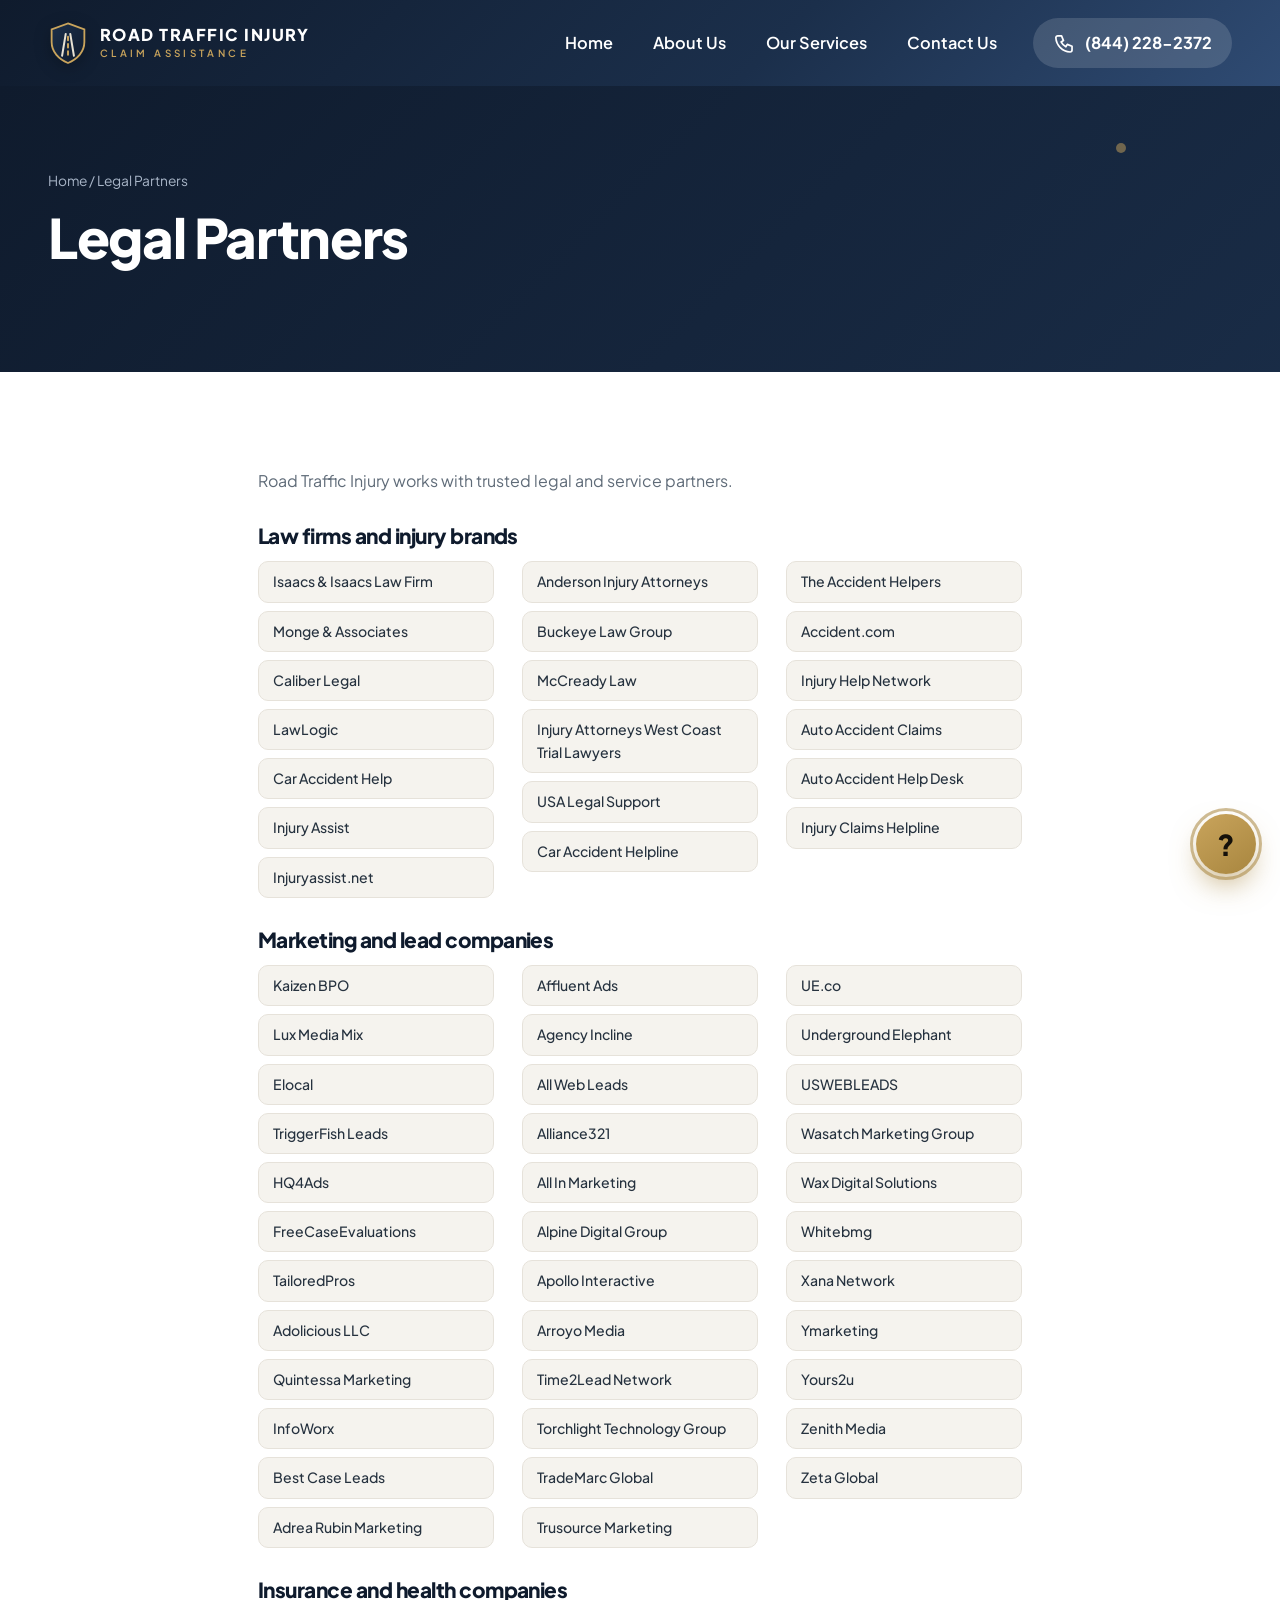
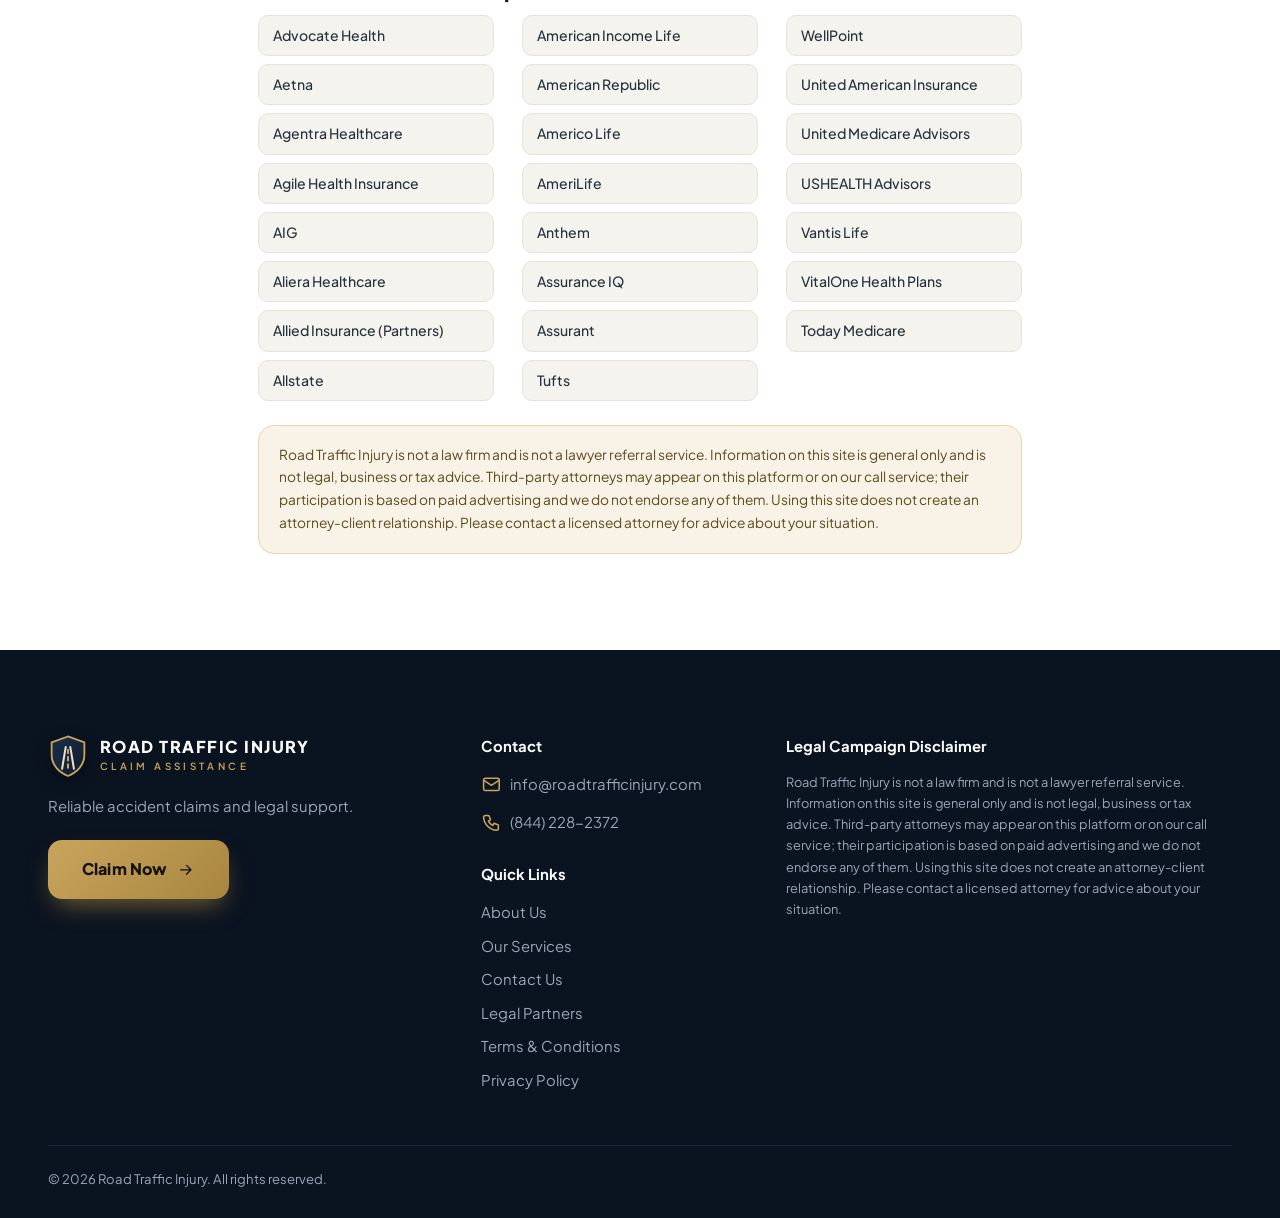
<file: partners.html>
<!doctype html>
<html lang="en"><head><meta charset="utf-8"><meta name="viewport" content="width=device-width,initial-scale=1">
<title>Legal Partners - Road Traffic Injury</title><meta name="description" content="Legal Partners"><meta name="theme-color" content="#0f1b2d">
<link rel="preconnect" href="https://fonts.googleapis.com"><link rel="preconnect" href="https://fonts.gstatic.com" crossorigin>
<link href="https://fonts.googleapis.com/css2?family=Plus+Jakarta+Sans:wght@400;500;600;700;800&display=swap" rel="stylesheet">
<link rel="stylesheet" href="assets/style.css">
<script>document.documentElement.classList.add('js')</script>
<script>(function(w,d,s,l,i){w[l]=w[l]||[];w[l].push({'gtm.start':new Date().getTime(),event:'gtm.js'});var f=d.getElementsByTagName(s)[0],j=d.createElement(s),dl=l!='dataLayer'?'&l='+l:'';j.async=true;j.src='https://www.googletagmanager.com/gtm.js?id='+i+dl;f.parentNode.insertBefore(j,f);})(window,document,'script','dataLayer','GTM-N9D2NCFD');</script></head><body>
<noscript><iframe src="https://www.googletagmanager.com/ns.html?id=GTM-N9D2NCFD" height="0" width="0" style="display:none;visibility:hidden"></iframe></noscript>
<div class="sp"></div>
<header><div class="wrap nav">
<a class="logo" href="index.html"><svg class="emb" viewBox="0 0 44 48" aria-hidden="true"><defs><linearGradient id="lg" x1="0" y1="0" x2="1" y2="1"><stop offset="0" stop-color="#1b2f4b"/><stop offset="1" stop-color="#0f1b2d"/></linearGradient></defs><path d="M22 2.500L40 9v14c0 11-8 19-18 23C12 42 4 34 4 23V9z" fill="url(#lg)" stroke="#c9a45c" stroke-width="2"/><path d="M15.500 38L19.500 14M28.500 38L24.500 14" stroke="#e8e2d4" stroke-width="2.200" stroke-linecap="round" fill="none"/><path d="M22 37V33M22 29V25M22 21V17" stroke="#c9a45c" stroke-width="2.200" stroke-linecap="round" fill="none"/></svg><span class="lt"><b>ROAD TRAFFIC INJURY</b><small>Claim Assistance</small></span></a>
<button class="burger" aria-label="Menu"><svg class="i" viewBox="0 0 24 24"><path d="M4 7h16M4 12h16M4 17h16"/></svg></button>
<ul class="menu"><li><a href="index.html">Home</a></li><li><a href="about.html">About Us</a></li><li><a href="services.html">Our Services</a></li><li><a href="contact.html">Contact Us</a></li>
<li><a class="tel" href="tel:+18442282372"><svg class="i " viewBox="0 0 24 24" aria-hidden="true"><path d="M5 4h4l2 5-2.500 1.500a11 11 0 0 0 5 5L15 13l5 2v4a2 2 0 0 1-2 2A16 16 0 0 1 3 6a2 2 0 0 1 2-2z"/></svg>(844) 228-2372</a></li></ul></div></header>
<div class="page-hero"><span class="dot" style="width:10px;height:10px;right:12%;top:20%;animation-delay:2s"></span><div class="wrap"><div class="crumb"><a href="index.html">Home</a> / Legal Partners</div><h1>Legal Partners</h1><p></p></div></div><section><div class="wrap prose"><p>Road Traffic Injury works with trusted legal and service partners.</p><h2>Law firms and injury brands</h2><ul class='plist'><li>Isaacs & Isaacs Law Firm</li><li>Monge & Associates</li><li>Caliber Legal</li><li>LawLogic</li><li>Car Accident Help</li><li>Injury Assist</li><li>Injuryassist.net</li><li>Anderson Injury Attorneys</li><li>Buckeye Law Group</li><li>McCready Law</li><li>Injury Attorneys West Coast Trial Lawyers</li><li>USA Legal Support</li><li>Car Accident Helpline</li><li>The Accident Helpers</li><li>Accident.com</li><li>Injury Help Network</li><li>Auto Accident Claims</li><li>Auto Accident Help Desk</li><li>Injury Claims Helpline</li></ul><h2>Marketing and lead companies</h2><ul class='plist'><li>Kaizen BPO</li><li>Lux Media Mix</li><li>Elocal</li><li>TriggerFish Leads</li><li>HQ4Ads</li><li>FreeCaseEvaluations</li><li>TailoredPros</li><li>Adolicious LLC</li><li>Quintessa Marketing</li><li>InfoWorx</li><li>Best Case Leads</li><li>Adrea Rubin Marketing</li><li>Affluent Ads</li><li>Agency Incline</li><li>All Web Leads</li><li>Alliance321</li><li>All In Marketing</li><li>Alpine Digital Group</li><li>Apollo Interactive</li><li>Arroyo Media</li><li>Time2Lead Network</li><li>Torchlight Technology Group</li><li>TradeMarc Global</li><li>Trusource Marketing</li><li>UE.co</li><li>Underground Elephant</li><li>USWEBLEADS</li><li>Wasatch Marketing Group</li><li>Wax Digital Solutions</li><li>Whitebmg</li><li>Xana Network</li><li>Ymarketing</li><li>Yours2u</li><li>Zenith Media</li><li>Zeta Global</li></ul><h2>Insurance and health companies</h2><ul class='plist'><li>Advocate Health</li><li>Aetna</li><li>Agentra Healthcare</li><li>Agile Health Insurance</li><li>AIG</li><li>Aliera Healthcare</li><li>Allied Insurance (Partners)</li><li>Allstate</li><li>American Income Life</li><li>American Republic</li><li>Americo Life</li><li>AmeriLife</li><li>Anthem</li><li>Assurance IQ</li><li>Assurant</li><li>Tufts</li><li>WellPoint</li><li>United American Insurance</li><li>United Medicare Advisors</li><li>USHEALTH Advisors</li><li>Vantis Life</li><li>VitalOne Health Plans</li><li>Today Medicare</li></ul><div class='notice'>Road Traffic Injury is not a law firm and is not a lawyer referral service. Information on this site is general only and is not legal, business or tax advice. Third-party attorneys may appear on this platform or on our call service; their participation is based on paid advertising and we do not endorse any of them. Using this site does not create an attorney-client relationship. Please contact a licensed attorney for advice about your situation.</div></div></section>
<footer><div class="wrap"><div class="fgrid">
<div><a class="logo" href="index.html"><svg class="emb" viewBox="0 0 44 48" aria-hidden="true"><defs><linearGradient id="lg" x1="0" y1="0" x2="1" y2="1"><stop offset="0" stop-color="#1b2f4b"/><stop offset="1" stop-color="#0f1b2d"/></linearGradient></defs><path d="M22 2.500L40 9v14c0 11-8 19-18 23C12 42 4 34 4 23V9z" fill="url(#lg)" stroke="#c9a45c" stroke-width="2"/><path d="M15.500 38L19.500 14M28.500 38L24.500 14" stroke="#e8e2d4" stroke-width="2.200" stroke-linecap="round" fill="none"/><path d="M22 37V33M22 29V25M22 21V17" stroke="#c9a45c" stroke-width="2.200" stroke-linecap="round" fill="none"/></svg><span class="lt"><b>ROAD TRAFFIC INJURY</b><small>Claim Assistance</small></span></a><p style="margin:16px 0 22px;max-width:320px">Reliable accident claims and legal support.</p><a class="btn" href="claim.html">Claim Now <svg class="i " viewBox="0 0 24 24" aria-hidden="true"><path d="M5 12h14M13 6l6 6-6 6"/></svg></a></div>
<div><h4>Contact</h4><ul><li><a href="mailto:info@roadtrafficinjury.com"><svg class="i " viewBox="0 0 24 24" aria-hidden="true"><rect x="3" y="5" width="18" height="14" rx="2"/><path d="M3 7l9 6 9-6"/></svg>info@roadtrafficinjury.com</a></li><li><a href="tel:+18442282372"><svg class="i " viewBox="0 0 24 24" aria-hidden="true"><path d="M5 4h4l2 5-2.500 1.500a11 11 0 0 0 5 5L15 13l5 2v4a2 2 0 0 1-2 2A16 16 0 0 1 3 6a2 2 0 0 1 2-2z"/></svg>(844) 228-2372</a></li></ul>
<h4 style="margin-top:22px">Quick Links</h4><ul><li><a href="about.html">About Us</a></li><li><a href="services.html">Our Services</a></li><li><a href="contact.html">Contact Us</a></li><li><a href="partners.html">Legal Partners</a></li><li><a href="terms.html">Terms &amp; Conditions</a></li><li><a href="privacy.html">Privacy Policy</a></li></ul></div>
<div><h4>Legal Campaign Disclaimer</h4><p class="dtxt">Road Traffic Injury is not a law firm and is not a lawyer referral service. Information on this site is general only and is not legal, business or tax advice. Third-party attorneys may appear on this platform or on our call service; their participation is based on paid advertising and we do not endorse any of them. Using this site does not create an attorney-client relationship. Please contact a licensed attorney for advice about your situation.</p></div>
</div><div class="disc"><span>&copy; 2026 Road Traffic Injury. All rights reserved.</span></div></div></footer>
<div class="fab-menu"><a class="cp" href="tel:+18442282372"><span class="ic"><svg class="i " viewBox="0 0 24 24" aria-hidden="true"><path d="M5 4h4l2 5-2.500 1.500a11 11 0 0 0 5 5L15 13l5 2v4a2 2 0 0 1-2 2A16 16 0 0 1 3 6a2 2 0 0 1 2-2z"/></svg></span>Call us<span class="v">(844) 228-2372</span></a><a class="cp" href="mailto:info@roadtrafficinjury.com"><span class="ic"><svg class="i " viewBox="0 0 24 24" aria-hidden="true"><rect x="3" y="5" width="18" height="14" rx="2"/><path d="M3 7l9 6 9-6"/></svg></span>Email us<span class="v">info@roadtrafficinjury.com</span></a><a class="cp" href="claim.html"><span class="ic"><svg class="i " viewBox="0 0 24 24" aria-hidden="true"><path d="M6 3h8l4 4v14H6z"/><path d="M14 3v4h4M9 12h6M9 16h6"/></svg></span>Claim Form<span class="v">go to claim form</span></a></div>
<button class="fab" aria-label="Help">?</button>
<div class="stickybar"><a href="tel:+18442282372"><svg class="i " viewBox="0 0 24 24" aria-hidden="true"><path d="M5 4h4l2 5-2.500 1.500a11 11 0 0 0 5 5L15 13l5 2v4a2 2 0 0 1-2 2A16 16 0 0 1 3 6a2 2 0 0 1 2-2z"/></svg>Call us</a><a href="mailto:info@roadtrafficinjury.com"><svg class="i " viewBox="0 0 24 24" aria-hidden="true"><rect x="3" y="5" width="18" height="14" rx="2"/><path d="M3 7l9 6 9-6"/></svg>Email us</a><a href="claim.html"><svg class="i " viewBox="0 0 24 24" aria-hidden="true"><path d="M6 3h8l4 4v14H6z"/><path d="M14 3v4h4M9 12h6M9 16h6"/></svg>Claim form</a></div>
<button class="topbtn" aria-label="Back to top"><svg class="i " viewBox="0 0 24 24" aria-hidden="true"><path d="M6 14l6-6 6 6"/></svg></button>
<script src="assets/main.js"></script></body></html>
</file>
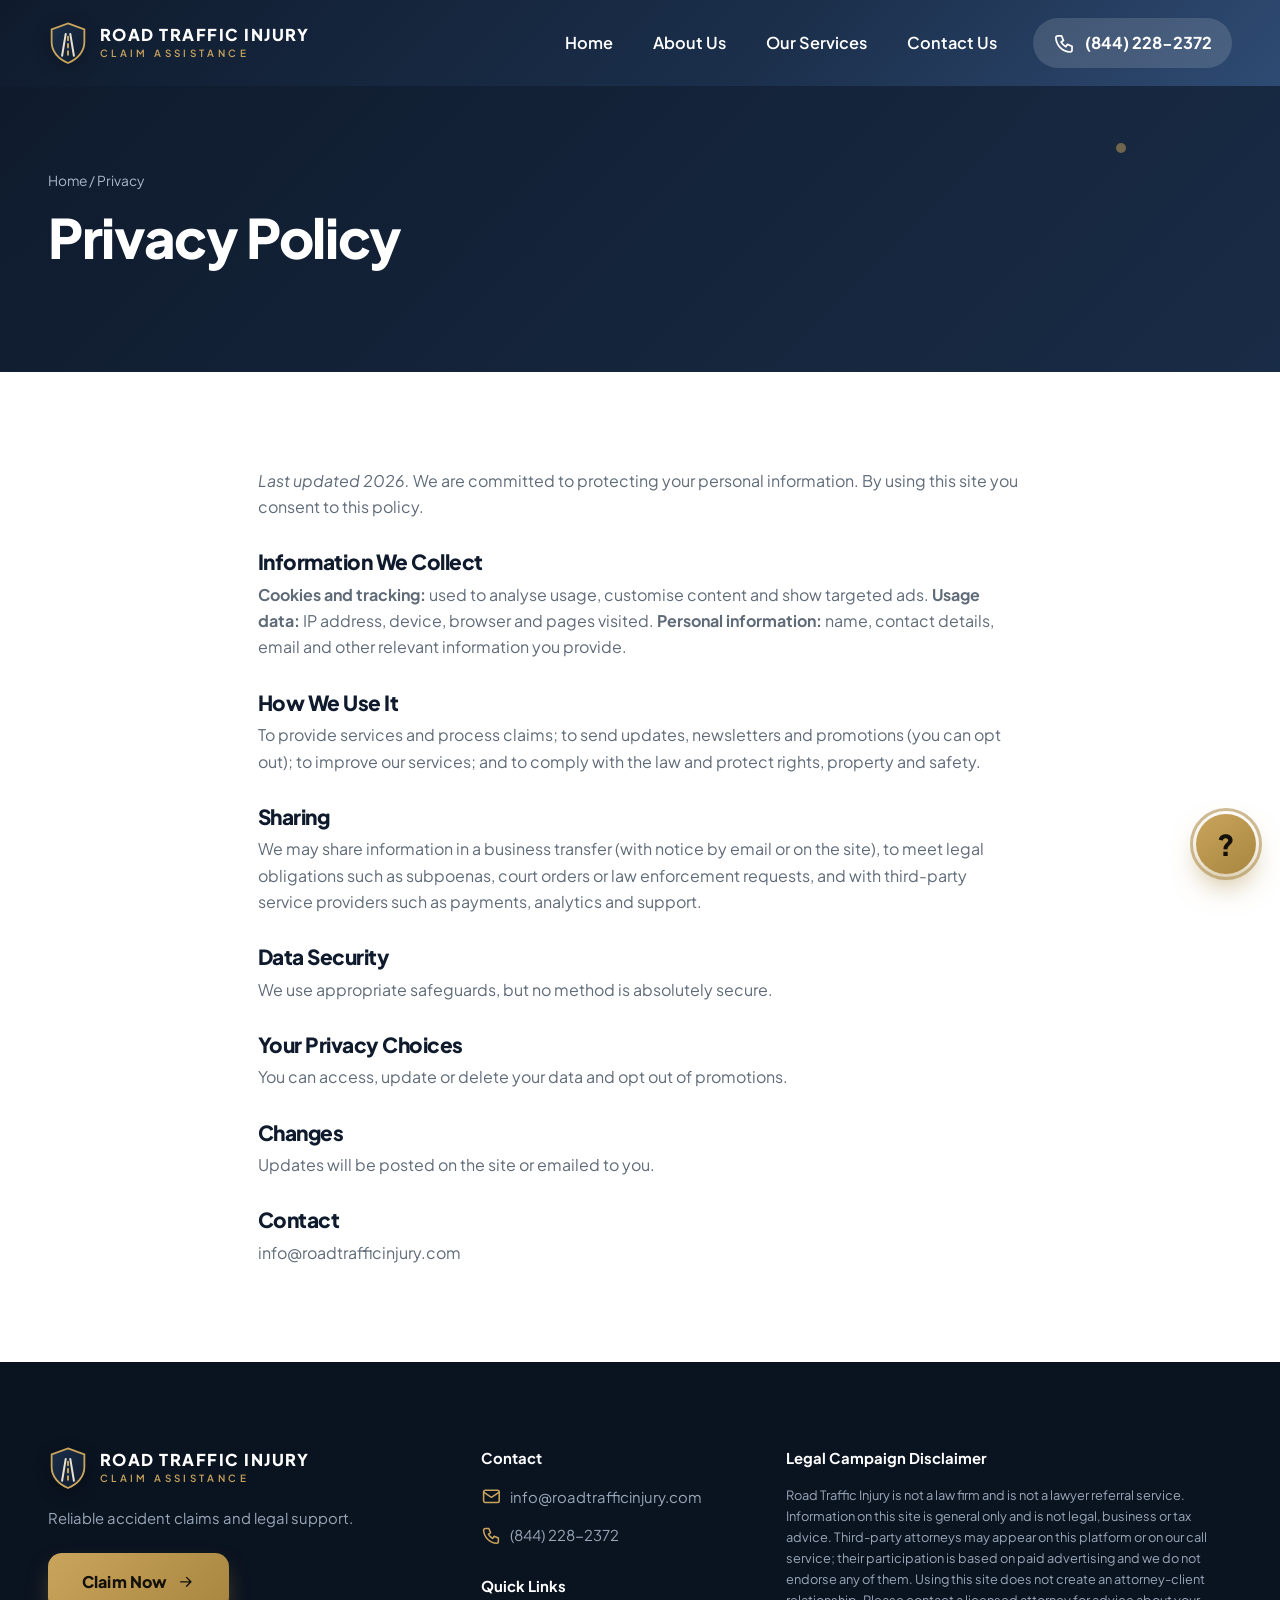
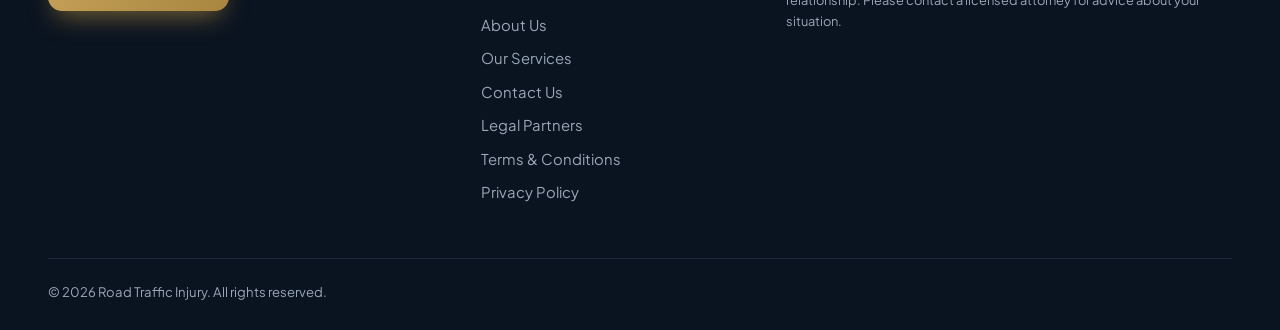
<file: privacy.html>
<!doctype html>
<html lang="en"><head><meta charset="utf-8"><meta name="viewport" content="width=device-width,initial-scale=1">
<title>Privacy Policy - Road Traffic Injury</title><meta name="description" content="Privacy Policy"><meta name="theme-color" content="#0f1b2d">
<link rel="preconnect" href="https://fonts.googleapis.com"><link rel="preconnect" href="https://fonts.gstatic.com" crossorigin>
<link href="https://fonts.googleapis.com/css2?family=Plus+Jakarta+Sans:wght@400;500;600;700;800&display=swap" rel="stylesheet">
<link rel="stylesheet" href="assets/style.css">
<script>document.documentElement.classList.add('js')</script>
<script>(function(w,d,s,l,i){w[l]=w[l]||[];w[l].push({'gtm.start':new Date().getTime(),event:'gtm.js'});var f=d.getElementsByTagName(s)[0],j=d.createElement(s),dl=l!='dataLayer'?'&l='+l:'';j.async=true;j.src='https://www.googletagmanager.com/gtm.js?id='+i+dl;f.parentNode.insertBefore(j,f);})(window,document,'script','dataLayer','GTM-N9D2NCFD');</script></head><body>
<noscript><iframe src="https://www.googletagmanager.com/ns.html?id=GTM-N9D2NCFD" height="0" width="0" style="display:none;visibility:hidden"></iframe></noscript>
<div class="sp"></div>
<header><div class="wrap nav">
<a class="logo" href="index.html"><svg class="emb" viewBox="0 0 44 48" aria-hidden="true"><defs><linearGradient id="lg" x1="0" y1="0" x2="1" y2="1"><stop offset="0" stop-color="#1b2f4b"/><stop offset="1" stop-color="#0f1b2d"/></linearGradient></defs><path d="M22 2.500L40 9v14c0 11-8 19-18 23C12 42 4 34 4 23V9z" fill="url(#lg)" stroke="#c9a45c" stroke-width="2"/><path d="M15.500 38L19.500 14M28.500 38L24.500 14" stroke="#e8e2d4" stroke-width="2.200" stroke-linecap="round" fill="none"/><path d="M22 37V33M22 29V25M22 21V17" stroke="#c9a45c" stroke-width="2.200" stroke-linecap="round" fill="none"/></svg><span class="lt"><b>ROAD TRAFFIC INJURY</b><small>Claim Assistance</small></span></a>
<button class="burger" aria-label="Menu"><svg class="i" viewBox="0 0 24 24"><path d="M4 7h16M4 12h16M4 17h16"/></svg></button>
<ul class="menu"><li><a href="index.html">Home</a></li><li><a href="about.html">About Us</a></li><li><a href="services.html">Our Services</a></li><li><a href="contact.html">Contact Us</a></li>
<li><a class="tel" href="tel:+18442282372"><svg class="i " viewBox="0 0 24 24" aria-hidden="true"><path d="M5 4h4l2 5-2.500 1.500a11 11 0 0 0 5 5L15 13l5 2v4a2 2 0 0 1-2 2A16 16 0 0 1 3 6a2 2 0 0 1 2-2z"/></svg>(844) 228-2372</a></li></ul></div></header>
<div class="page-hero"><span class="dot" style="width:10px;height:10px;right:12%;top:20%;animation-delay:2s"></span><div class="wrap"><div class="crumb"><a href="index.html">Home</a> / Privacy</div><h1>Privacy Policy</h1><p></p></div></div><section><div class="wrap prose"><p><em>Last updated 2026.</em> We are committed to protecting your personal information. By using this site you consent to this policy.</p>
<h2>Information We Collect</h2><p><strong>Cookies and tracking:</strong> used to analyse usage, customise content and show targeted ads. <strong>Usage data:</strong> IP address, device, browser and pages visited. <strong>Personal information:</strong> name, contact details, email and other relevant information you provide.</p>
<h2>How We Use It</h2><p>To provide services and process claims; to send updates, newsletters and promotions (you can opt out); to improve our services; and to comply with the law and protect rights, property and safety.</p>
<h2>Sharing</h2><p>We may share information in a business transfer (with notice by email or on the site), to meet legal obligations such as subpoenas, court orders or law enforcement requests, and with third-party service providers such as payments, analytics and support.</p>
<h2>Data Security</h2><p>We use appropriate safeguards, but no method is absolutely secure.</p>
<h2>Your Privacy Choices</h2><p>You can access, update or delete your data and opt out of promotions.</p>
<h2>Changes</h2><p>Updates will be posted on the site or emailed to you.</p>
<h2>Contact</h2><p>info@roadtrafficinjury.com</p></div></section>
<footer><div class="wrap"><div class="fgrid">
<div><a class="logo" href="index.html"><svg class="emb" viewBox="0 0 44 48" aria-hidden="true"><defs><linearGradient id="lg" x1="0" y1="0" x2="1" y2="1"><stop offset="0" stop-color="#1b2f4b"/><stop offset="1" stop-color="#0f1b2d"/></linearGradient></defs><path d="M22 2.500L40 9v14c0 11-8 19-18 23C12 42 4 34 4 23V9z" fill="url(#lg)" stroke="#c9a45c" stroke-width="2"/><path d="M15.500 38L19.500 14M28.500 38L24.500 14" stroke="#e8e2d4" stroke-width="2.200" stroke-linecap="round" fill="none"/><path d="M22 37V33M22 29V25M22 21V17" stroke="#c9a45c" stroke-width="2.200" stroke-linecap="round" fill="none"/></svg><span class="lt"><b>ROAD TRAFFIC INJURY</b><small>Claim Assistance</small></span></a><p style="margin:16px 0 22px;max-width:320px">Reliable accident claims and legal support.</p><a class="btn" href="claim.html">Claim Now <svg class="i " viewBox="0 0 24 24" aria-hidden="true"><path d="M5 12h14M13 6l6 6-6 6"/></svg></a></div>
<div><h4>Contact</h4><ul><li><a href="mailto:info@roadtrafficinjury.com"><svg class="i " viewBox="0 0 24 24" aria-hidden="true"><rect x="3" y="5" width="18" height="14" rx="2"/><path d="M3 7l9 6 9-6"/></svg>info@roadtrafficinjury.com</a></li><li><a href="tel:+18442282372"><svg class="i " viewBox="0 0 24 24" aria-hidden="true"><path d="M5 4h4l2 5-2.500 1.500a11 11 0 0 0 5 5L15 13l5 2v4a2 2 0 0 1-2 2A16 16 0 0 1 3 6a2 2 0 0 1 2-2z"/></svg>(844) 228-2372</a></li></ul>
<h4 style="margin-top:22px">Quick Links</h4><ul><li><a href="about.html">About Us</a></li><li><a href="services.html">Our Services</a></li><li><a href="contact.html">Contact Us</a></li><li><a href="partners.html">Legal Partners</a></li><li><a href="terms.html">Terms &amp; Conditions</a></li><li><a href="privacy.html">Privacy Policy</a></li></ul></div>
<div><h4>Legal Campaign Disclaimer</h4><p class="dtxt">Road Traffic Injury is not a law firm and is not a lawyer referral service. Information on this site is general only and is not legal, business or tax advice. Third-party attorneys may appear on this platform or on our call service; their participation is based on paid advertising and we do not endorse any of them. Using this site does not create an attorney-client relationship. Please contact a licensed attorney for advice about your situation.</p></div>
</div><div class="disc"><span>&copy; 2026 Road Traffic Injury. All rights reserved.</span></div></div></footer>
<div class="fab-menu"><a class="cp" href="tel:+18442282372"><span class="ic"><svg class="i " viewBox="0 0 24 24" aria-hidden="true"><path d="M5 4h4l2 5-2.500 1.500a11 11 0 0 0 5 5L15 13l5 2v4a2 2 0 0 1-2 2A16 16 0 0 1 3 6a2 2 0 0 1 2-2z"/></svg></span>Call us<span class="v">(844) 228-2372</span></a><a class="cp" href="mailto:info@roadtrafficinjury.com"><span class="ic"><svg class="i " viewBox="0 0 24 24" aria-hidden="true"><rect x="3" y="5" width="18" height="14" rx="2"/><path d="M3 7l9 6 9-6"/></svg></span>Email us<span class="v">info@roadtrafficinjury.com</span></a><a class="cp" href="claim.html"><span class="ic"><svg class="i " viewBox="0 0 24 24" aria-hidden="true"><path d="M6 3h8l4 4v14H6z"/><path d="M14 3v4h4M9 12h6M9 16h6"/></svg></span>Claim Form<span class="v">go to claim form</span></a></div>
<button class="fab" aria-label="Help">?</button>
<div class="stickybar"><a href="tel:+18442282372"><svg class="i " viewBox="0 0 24 24" aria-hidden="true"><path d="M5 4h4l2 5-2.500 1.500a11 11 0 0 0 5 5L15 13l5 2v4a2 2 0 0 1-2 2A16 16 0 0 1 3 6a2 2 0 0 1 2-2z"/></svg>Call us</a><a href="mailto:info@roadtrafficinjury.com"><svg class="i " viewBox="0 0 24 24" aria-hidden="true"><rect x="3" y="5" width="18" height="14" rx="2"/><path d="M3 7l9 6 9-6"/></svg>Email us</a><a href="claim.html"><svg class="i " viewBox="0 0 24 24" aria-hidden="true"><path d="M6 3h8l4 4v14H6z"/><path d="M14 3v4h4M9 12h6M9 16h6"/></svg>Claim form</a></div>
<button class="topbtn" aria-label="Back to top"><svg class="i " viewBox="0 0 24 24" aria-hidden="true"><path d="M6 14l6-6 6 6"/></svg></button>
<script src="assets/main.js"></script></body></html>
</file>
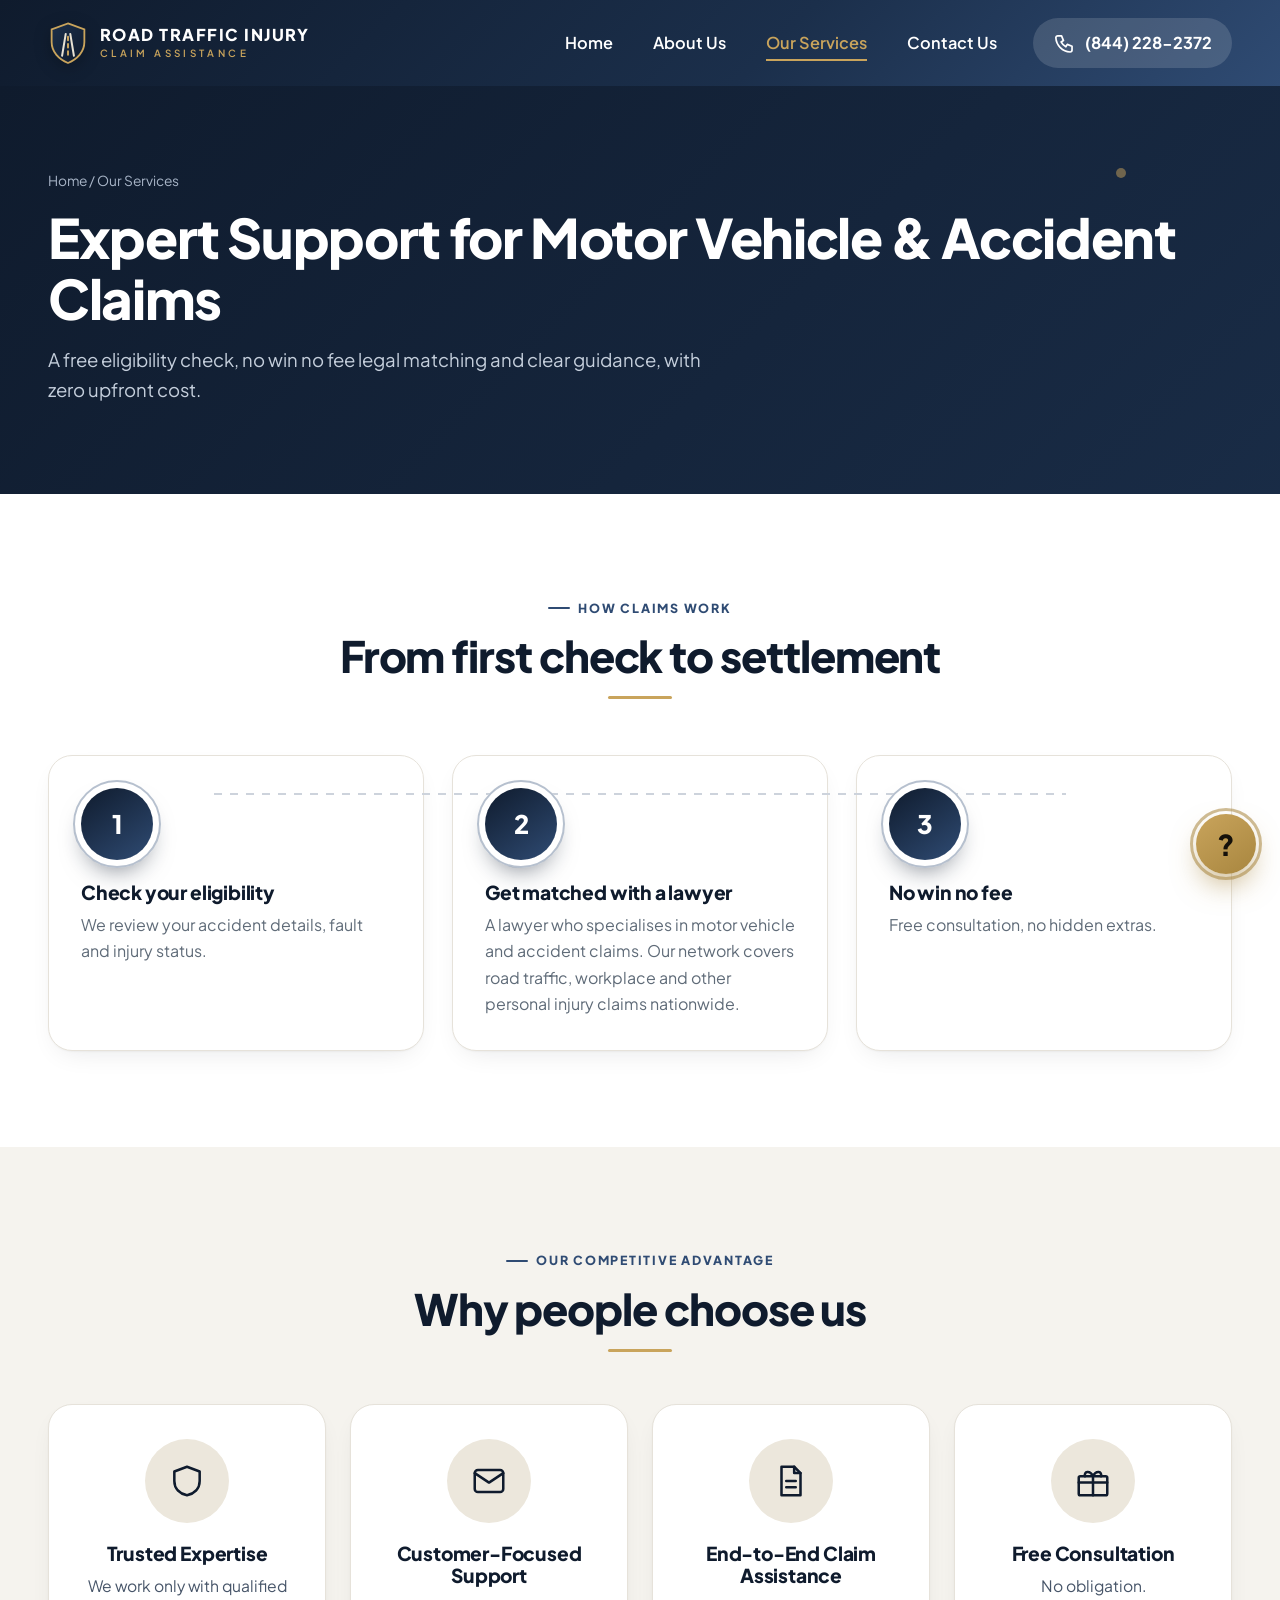
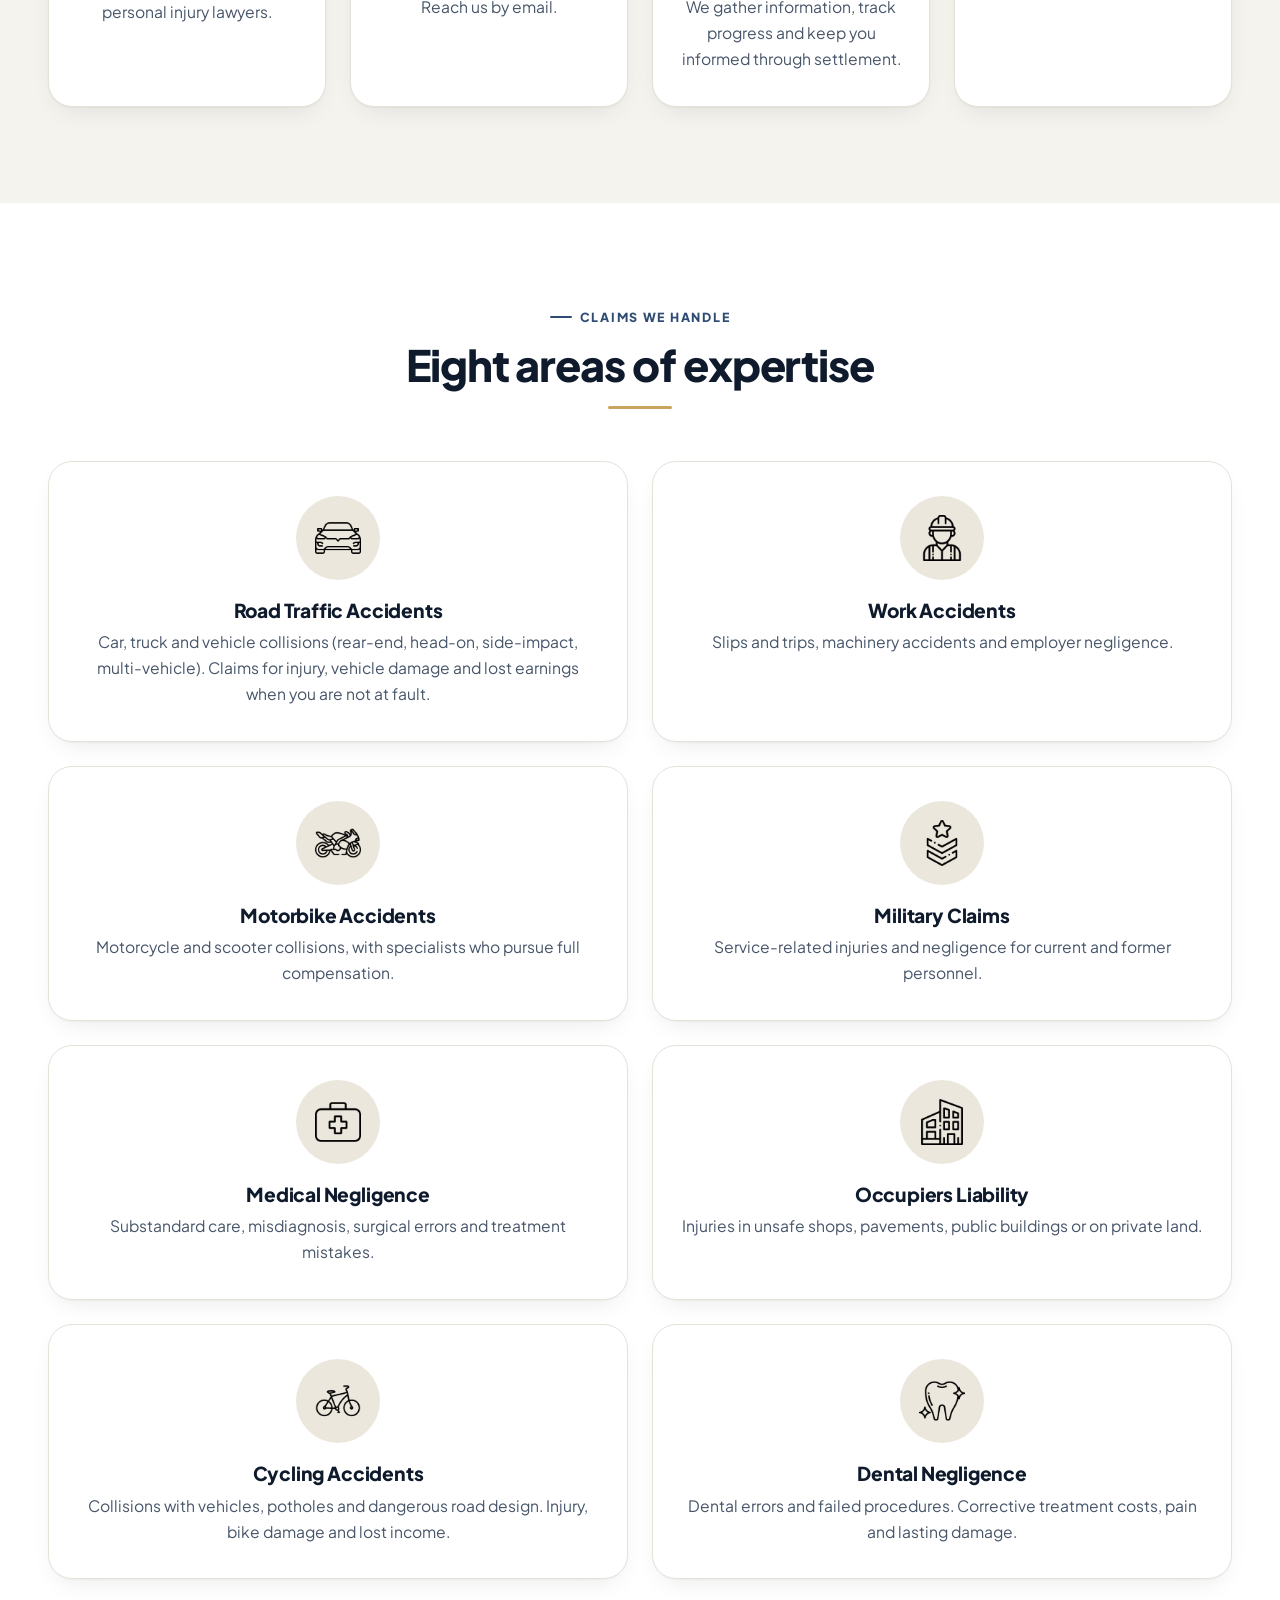
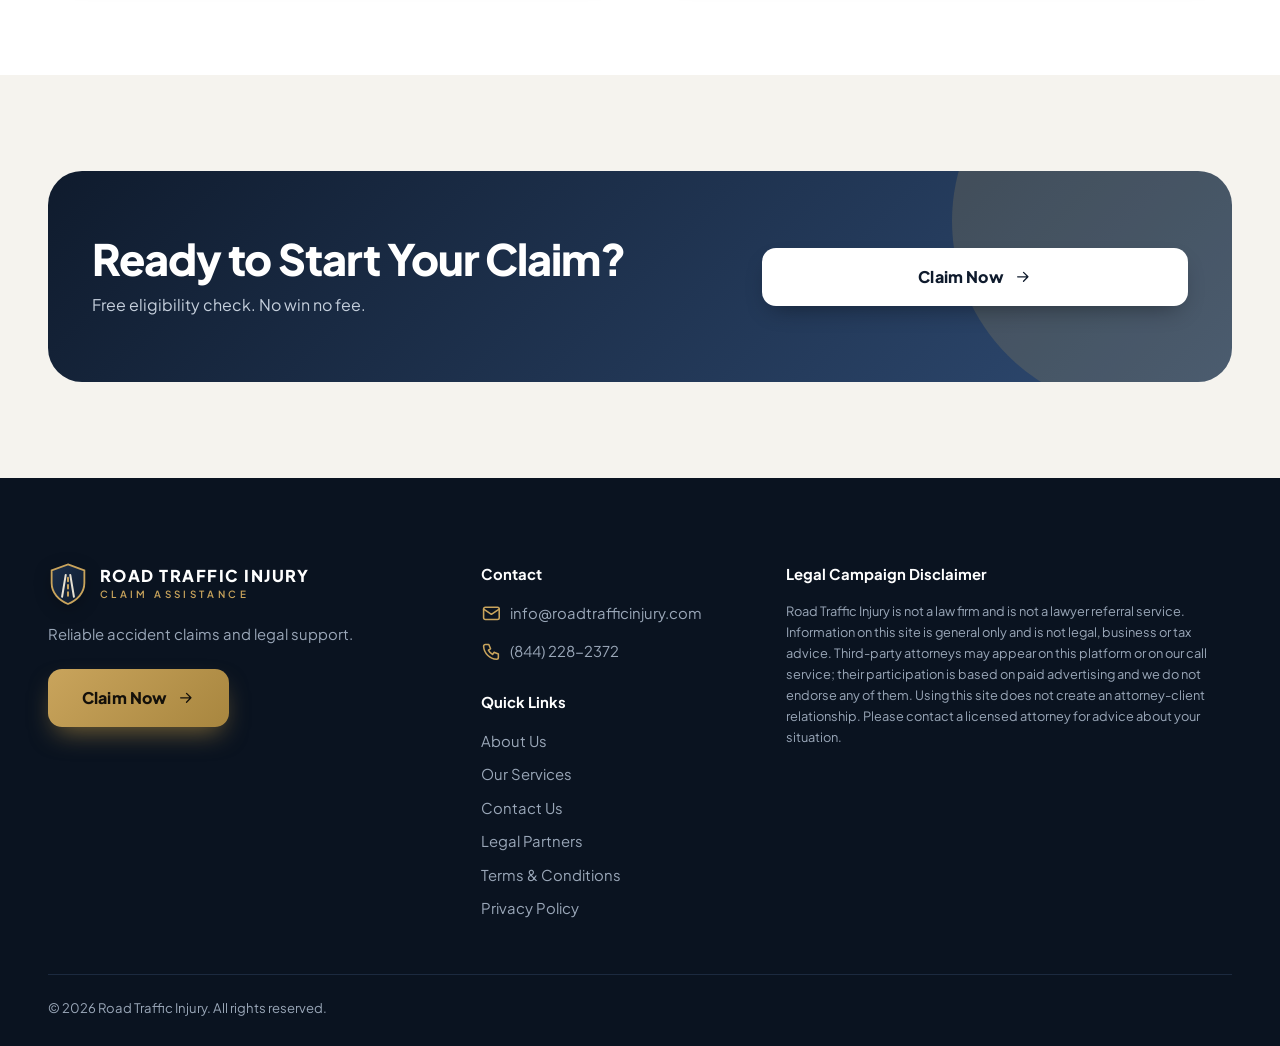
<file: services.html>
<!doctype html>
<html lang="en"><head><meta charset="utf-8"><meta name="viewport" content="width=device-width,initial-scale=1">
<title>Our Services - Road Traffic Injury</title><meta name="description" content="Road traffic, work, motorbike, military, medical, occupiers liability, cycling and dental claims."><meta name="theme-color" content="#0f1b2d">
<link rel="preconnect" href="https://fonts.googleapis.com"><link rel="preconnect" href="https://fonts.gstatic.com" crossorigin>
<link href="https://fonts.googleapis.com/css2?family=Plus+Jakarta+Sans:wght@400;500;600;700;800&display=swap" rel="stylesheet">
<link rel="stylesheet" href="assets/style.css">
<script>document.documentElement.classList.add('js')</script>
<script>(function(w,d,s,l,i){w[l]=w[l]||[];w[l].push({'gtm.start':new Date().getTime(),event:'gtm.js'});var f=d.getElementsByTagName(s)[0],j=d.createElement(s),dl=l!='dataLayer'?'&l='+l:'';j.async=true;j.src='https://www.googletagmanager.com/gtm.js?id='+i+dl;f.parentNode.insertBefore(j,f);})(window,document,'script','dataLayer','GTM-N9D2NCFD');</script></head><body>
<noscript><iframe src="https://www.googletagmanager.com/ns.html?id=GTM-N9D2NCFD" height="0" width="0" style="display:none;visibility:hidden"></iframe></noscript>
<div class="sp"></div>
<header><div class="wrap nav">
<a class="logo" href="index.html"><svg class="emb" viewBox="0 0 44 48" aria-hidden="true"><defs><linearGradient id="lg" x1="0" y1="0" x2="1" y2="1"><stop offset="0" stop-color="#1b2f4b"/><stop offset="1" stop-color="#0f1b2d"/></linearGradient></defs><path d="M22 2.500L40 9v14c0 11-8 19-18 23C12 42 4 34 4 23V9z" fill="url(#lg)" stroke="#c9a45c" stroke-width="2"/><path d="M15.500 38L19.500 14M28.500 38L24.500 14" stroke="#e8e2d4" stroke-width="2.200" stroke-linecap="round" fill="none"/><path d="M22 37V33M22 29V25M22 21V17" stroke="#c9a45c" stroke-width="2.200" stroke-linecap="round" fill="none"/></svg><span class="lt"><b>ROAD TRAFFIC INJURY</b><small>Claim Assistance</small></span></a>
<button class="burger" aria-label="Menu"><svg class="i" viewBox="0 0 24 24"><path d="M4 7h16M4 12h16M4 17h16"/></svg></button>
<ul class="menu"><li><a href="index.html">Home</a></li><li><a href="about.html">About Us</a></li><li><a href="services.html" class=active>Our Services</a></li><li><a href="contact.html">Contact Us</a></li>
<li><a class="tel" href="tel:+18442282372"><svg class="i " viewBox="0 0 24 24" aria-hidden="true"><path d="M5 4h4l2 5-2.500 1.500a11 11 0 0 0 5 5L15 13l5 2v4a2 2 0 0 1-2 2A16 16 0 0 1 3 6a2 2 0 0 1 2-2z"/></svg>(844) 228-2372</a></li></ul></div></header>
<div class="page-hero"><span class="dot" style="width:10px;height:10px;right:12%;top:20%;animation-delay:2s"></span><div class="wrap"><div class="crumb"><a href="index.html">Home</a> / Our Services</div><h1>Expert Support for Motor Vehicle &amp; Accident Claims</h1><p>A free eligibility check, no win no fee legal matching and clear guidance, with zero upfront cost.</p></div></div>
<section><div class="wrap center"><span class="eyebrow rv">How claims work</span><h2 class="rv">From first check to settlement</h2><div class="steps">
<div class="step rv rl"><div class="n">1</div><h3>Check your eligibility</h3><p>We review your accident details, fault and injury status.</p></div>
<div class="step rv d1"><div class="n">2</div><h3>Get matched with a lawyer</h3><p>A lawyer who specialises in motor vehicle and accident claims. Our network covers road traffic, workplace and other personal injury claims nationwide.</p></div>
<div class="step rv rr d2"><div class="n">3</div><h3>No win no fee</h3><p>Free consultation, no hidden extras.</p></div></div></div></section>
<section class="alt"><div class="wrap center"><span class="eyebrow rv">Our competitive advantage</span><h2 class="rv">Why people choose us</h2><div class="cards c4">
<div class="card rv rz"><div class="ic"><svg class="i " viewBox="0 0 24 24" aria-hidden="true"><path d="M12 3l8 3v6c0 5-3.500 8-8 9-4.500-1-8-4-8-9V6z"/></svg></div><h3>Trusted Expertise</h3><p>We work only with qualified personal injury lawyers.</p></div>
<div class="card rv rz d1"><div class="ic"><svg class="i " viewBox="0 0 24 24" aria-hidden="true"><rect x="3" y="5" width="18" height="14" rx="2"/><path d="M3 7l9 6 9-6"/></svg></div><h3>Customer-Focused Support</h3><p>Reach us by email.</p></div>
<div class="card rv rz d2"><div class="ic"><svg class="i " viewBox="0 0 24 24" aria-hidden="true"><path d="M6 3h8l4 4v14H6z"/><path d="M14 3v4h4M9 12h6M9 16h6"/></svg></div><h3>End-to-End Claim Assistance</h3><p>We gather information, track progress and keep you informed through settlement.</p></div>
<div class="card rv rz d3"><div class="ic"><svg class="i " viewBox="0 0 24 24" aria-hidden="true"><rect x="3" y="9" width="18" height="12" rx="1"/><path d="M12 9v12M3 13h18M12 9c-2-4-6-3-5 0M12 9c2-4 6-3 5 0"/></svg></div><h3>Free Consultation</h3><p>No obligation.</p></div></div></div></section>
<section><div class="wrap center"><span class="eyebrow rv">Claims we handle</span><h2 class="rv">Eight areas of expertise</h2><div class="cards c2"><div class="card rv rl"><div class="ic"><img src="icons/road-traffic.svg" alt="" loading="lazy"></div><h3>Road Traffic Accidents</h3><p>Car, truck and vehicle collisions (rear-end, head-on, side-impact, multi-vehicle). Claims for injury, vehicle damage and lost earnings when you are not at fault.</p></div><div class="card rv rr"><div class="ic"><img src="icons/work.svg" alt="" loading="lazy"></div><h3>Work Accidents</h3><p>Slips and trips, machinery accidents and employer negligence.</p></div><div class="card rv rl"><div class="ic"><img src="icons/motorbike.svg" alt="" loading="lazy"></div><h3>Motorbike Accidents</h3><p>Motorcycle and scooter collisions, with specialists who pursue full compensation.</p></div><div class="card rv rr"><div class="ic"><img src="icons/military.svg" alt="" loading="lazy"></div><h3>Military Claims</h3><p>Service-related injuries and negligence for current and former personnel.</p></div><div class="card rv rl"><div class="ic"><img src="icons/medical.svg" alt="" loading="lazy"></div><h3>Medical Negligence</h3><p>Substandard care, misdiagnosis, surgical errors and treatment mistakes.</p></div><div class="card rv rr"><div class="ic"><img src="icons/occupiers.svg" alt="" loading="lazy"></div><h3>Occupiers Liability</h3><p>Injuries in unsafe shops, pavements, public buildings or on private land.</p></div><div class="card rv rl"><div class="ic"><img src="icons/cycle.svg" alt="" loading="lazy"></div><h3>Cycling Accidents</h3><p>Collisions with vehicles, potholes and dangerous road design. Injury, bike damage and lost income.</p></div><div class="card rv rr"><div class="ic"><img src="icons/dental.svg" alt="" loading="lazy"></div><h3>Dental Negligence</h3><p>Dental errors and failed procedures. Corrective treatment costs, pain and lasting damage.</p></div></div></div></section>
<section class="alt"><div class="wrap"><div class="cta rv rz"><div><h2>Ready to Start Your Claim?</h2><p>Free eligibility check. No win no fee.</p></div><div class="acts"><a class="btn" href="claim.html">Claim Now <svg class="i " viewBox="0 0 24 24" aria-hidden="true"><path d="M5 12h14M13 6l6 6-6 6"/></svg></a></div></div></div></section>
<footer><div class="wrap"><div class="fgrid">
<div><a class="logo" href="index.html"><svg class="emb" viewBox="0 0 44 48" aria-hidden="true"><defs><linearGradient id="lg" x1="0" y1="0" x2="1" y2="1"><stop offset="0" stop-color="#1b2f4b"/><stop offset="1" stop-color="#0f1b2d"/></linearGradient></defs><path d="M22 2.500L40 9v14c0 11-8 19-18 23C12 42 4 34 4 23V9z" fill="url(#lg)" stroke="#c9a45c" stroke-width="2"/><path d="M15.500 38L19.500 14M28.500 38L24.500 14" stroke="#e8e2d4" stroke-width="2.200" stroke-linecap="round" fill="none"/><path d="M22 37V33M22 29V25M22 21V17" stroke="#c9a45c" stroke-width="2.200" stroke-linecap="round" fill="none"/></svg><span class="lt"><b>ROAD TRAFFIC INJURY</b><small>Claim Assistance</small></span></a><p style="margin:16px 0 22px;max-width:320px">Reliable accident claims and legal support.</p><a class="btn" href="claim.html">Claim Now <svg class="i " viewBox="0 0 24 24" aria-hidden="true"><path d="M5 12h14M13 6l6 6-6 6"/></svg></a></div>
<div><h4>Contact</h4><ul><li><a href="mailto:info@roadtrafficinjury.com"><svg class="i " viewBox="0 0 24 24" aria-hidden="true"><rect x="3" y="5" width="18" height="14" rx="2"/><path d="M3 7l9 6 9-6"/></svg>info@roadtrafficinjury.com</a></li><li><a href="tel:+18442282372"><svg class="i " viewBox="0 0 24 24" aria-hidden="true"><path d="M5 4h4l2 5-2.500 1.500a11 11 0 0 0 5 5L15 13l5 2v4a2 2 0 0 1-2 2A16 16 0 0 1 3 6a2 2 0 0 1 2-2z"/></svg>(844) 228-2372</a></li></ul>
<h4 style="margin-top:22px">Quick Links</h4><ul><li><a href="about.html">About Us</a></li><li><a href="services.html">Our Services</a></li><li><a href="contact.html">Contact Us</a></li><li><a href="partners.html">Legal Partners</a></li><li><a href="terms.html">Terms &amp; Conditions</a></li><li><a href="privacy.html">Privacy Policy</a></li></ul></div>
<div><h4>Legal Campaign Disclaimer</h4><p class="dtxt">Road Traffic Injury is not a law firm and is not a lawyer referral service. Information on this site is general only and is not legal, business or tax advice. Third-party attorneys may appear on this platform or on our call service; their participation is based on paid advertising and we do not endorse any of them. Using this site does not create an attorney-client relationship. Please contact a licensed attorney for advice about your situation.</p></div>
</div><div class="disc"><span>&copy; 2026 Road Traffic Injury. All rights reserved.</span></div></div></footer>
<div class="fab-menu"><a class="cp" href="tel:+18442282372"><span class="ic"><svg class="i " viewBox="0 0 24 24" aria-hidden="true"><path d="M5 4h4l2 5-2.500 1.500a11 11 0 0 0 5 5L15 13l5 2v4a2 2 0 0 1-2 2A16 16 0 0 1 3 6a2 2 0 0 1 2-2z"/></svg></span>Call us<span class="v">(844) 228-2372</span></a><a class="cp" href="mailto:info@roadtrafficinjury.com"><span class="ic"><svg class="i " viewBox="0 0 24 24" aria-hidden="true"><rect x="3" y="5" width="18" height="14" rx="2"/><path d="M3 7l9 6 9-6"/></svg></span>Email us<span class="v">info@roadtrafficinjury.com</span></a><a class="cp" href="claim.html"><span class="ic"><svg class="i " viewBox="0 0 24 24" aria-hidden="true"><path d="M6 3h8l4 4v14H6z"/><path d="M14 3v4h4M9 12h6M9 16h6"/></svg></span>Claim Form<span class="v">go to claim form</span></a></div>
<button class="fab" aria-label="Help">?</button>
<div class="stickybar"><a href="tel:+18442282372"><svg class="i " viewBox="0 0 24 24" aria-hidden="true"><path d="M5 4h4l2 5-2.500 1.500a11 11 0 0 0 5 5L15 13l5 2v4a2 2 0 0 1-2 2A16 16 0 0 1 3 6a2 2 0 0 1 2-2z"/></svg>Call us</a><a href="mailto:info@roadtrafficinjury.com"><svg class="i " viewBox="0 0 24 24" aria-hidden="true"><rect x="3" y="5" width="18" height="14" rx="2"/><path d="M3 7l9 6 9-6"/></svg>Email us</a><a href="claim.html"><svg class="i " viewBox="0 0 24 24" aria-hidden="true"><path d="M6 3h8l4 4v14H6z"/><path d="M14 3v4h4M9 12h6M9 16h6"/></svg>Claim form</a></div>
<button class="topbtn" aria-label="Back to top"><svg class="i " viewBox="0 0 24 24" aria-hidden="true"><path d="M6 14l6-6 6 6"/></svg></button>
<script src="assets/main.js"></script></body></html>
</file>
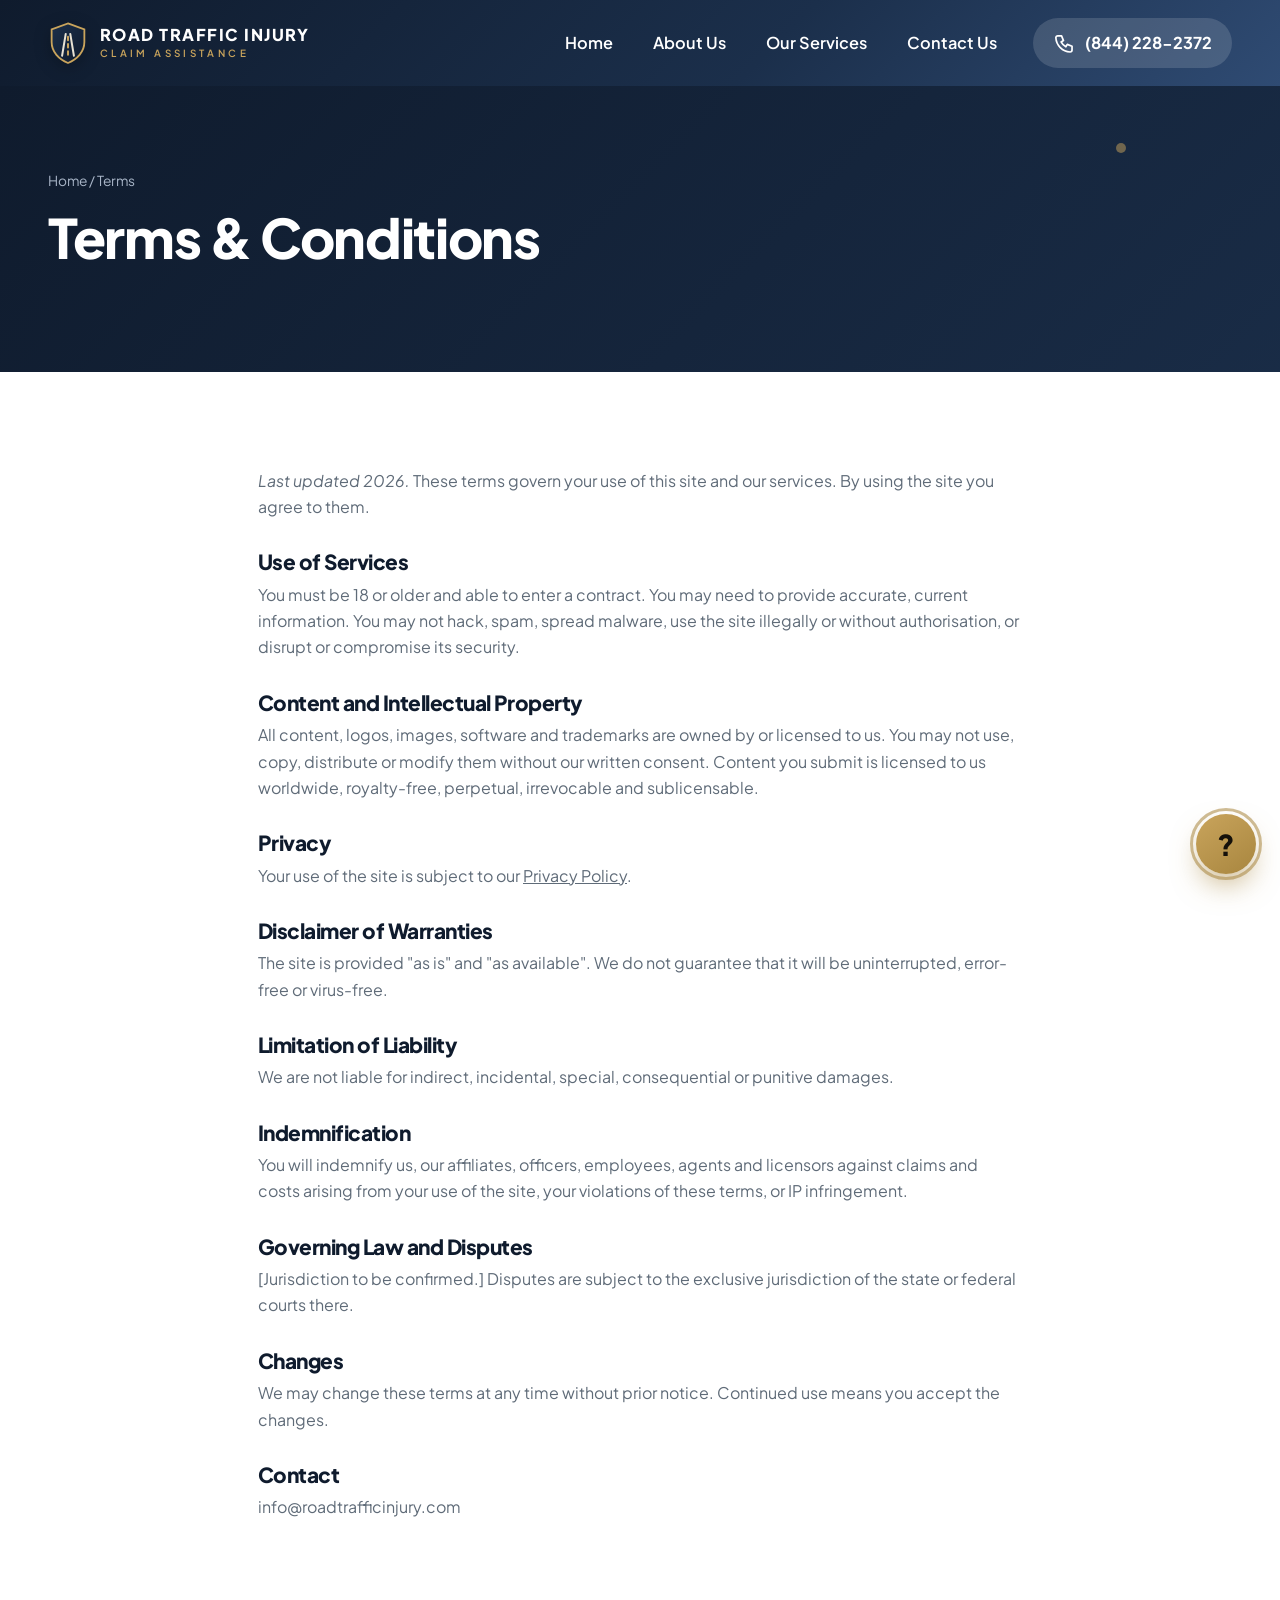
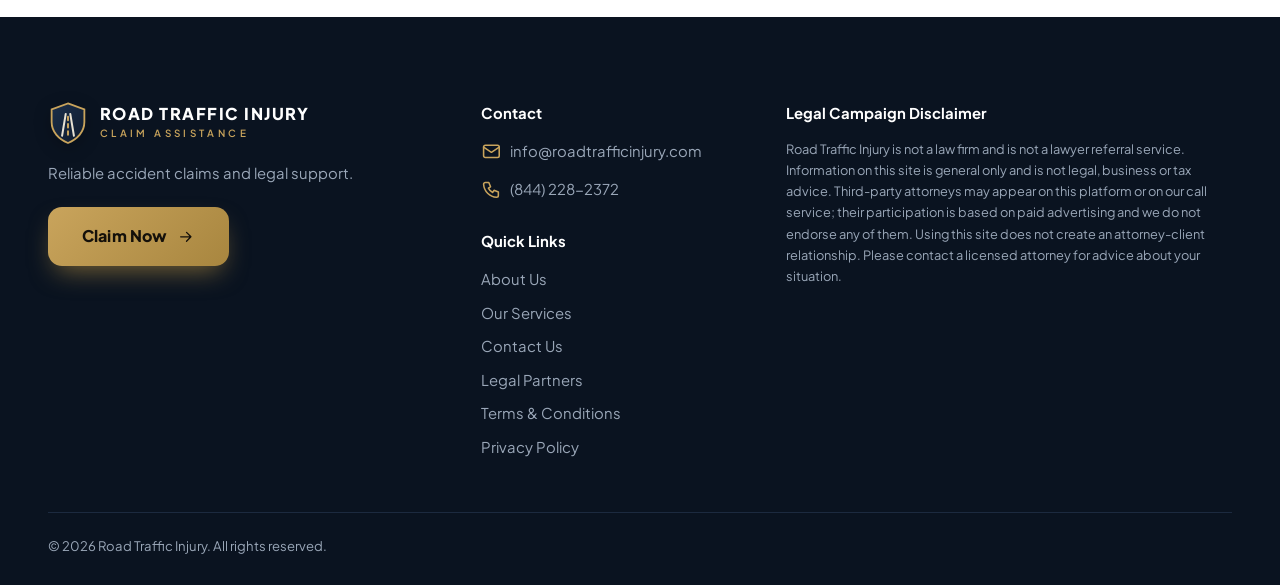
<file: terms.html>
<!doctype html>
<html lang="en"><head><meta charset="utf-8"><meta name="viewport" content="width=device-width,initial-scale=1">
<title>Terms &amp; Conditions - Road Traffic Injury</title><meta name="description" content="Terms &amp; Conditions"><meta name="theme-color" content="#0f1b2d">
<link rel="preconnect" href="https://fonts.googleapis.com"><link rel="preconnect" href="https://fonts.gstatic.com" crossorigin>
<link href="https://fonts.googleapis.com/css2?family=Plus+Jakarta+Sans:wght@400;500;600;700;800&display=swap" rel="stylesheet">
<link rel="stylesheet" href="assets/style.css">
<script>document.documentElement.classList.add('js')</script>
<script>(function(w,d,s,l,i){w[l]=w[l]||[];w[l].push({'gtm.start':new Date().getTime(),event:'gtm.js'});var f=d.getElementsByTagName(s)[0],j=d.createElement(s),dl=l!='dataLayer'?'&l='+l:'';j.async=true;j.src='https://www.googletagmanager.com/gtm.js?id='+i+dl;f.parentNode.insertBefore(j,f);})(window,document,'script','dataLayer','GTM-N9D2NCFD');</script></head><body>
<noscript><iframe src="https://www.googletagmanager.com/ns.html?id=GTM-N9D2NCFD" height="0" width="0" style="display:none;visibility:hidden"></iframe></noscript>
<div class="sp"></div>
<header><div class="wrap nav">
<a class="logo" href="index.html"><svg class="emb" viewBox="0 0 44 48" aria-hidden="true"><defs><linearGradient id="lg" x1="0" y1="0" x2="1" y2="1"><stop offset="0" stop-color="#1b2f4b"/><stop offset="1" stop-color="#0f1b2d"/></linearGradient></defs><path d="M22 2.500L40 9v14c0 11-8 19-18 23C12 42 4 34 4 23V9z" fill="url(#lg)" stroke="#c9a45c" stroke-width="2"/><path d="M15.500 38L19.500 14M28.500 38L24.500 14" stroke="#e8e2d4" stroke-width="2.200" stroke-linecap="round" fill="none"/><path d="M22 37V33M22 29V25M22 21V17" stroke="#c9a45c" stroke-width="2.200" stroke-linecap="round" fill="none"/></svg><span class="lt"><b>ROAD TRAFFIC INJURY</b><small>Claim Assistance</small></span></a>
<button class="burger" aria-label="Menu"><svg class="i" viewBox="0 0 24 24"><path d="M4 7h16M4 12h16M4 17h16"/></svg></button>
<ul class="menu"><li><a href="index.html">Home</a></li><li><a href="about.html">About Us</a></li><li><a href="services.html">Our Services</a></li><li><a href="contact.html">Contact Us</a></li>
<li><a class="tel" href="tel:+18442282372"><svg class="i " viewBox="0 0 24 24" aria-hidden="true"><path d="M5 4h4l2 5-2.500 1.500a11 11 0 0 0 5 5L15 13l5 2v4a2 2 0 0 1-2 2A16 16 0 0 1 3 6a2 2 0 0 1 2-2z"/></svg>(844) 228-2372</a></li></ul></div></header>
<div class="page-hero"><span class="dot" style="width:10px;height:10px;right:12%;top:20%;animation-delay:2s"></span><div class="wrap"><div class="crumb"><a href="index.html">Home</a> / Terms</div><h1>Terms &amp; Conditions</h1><p></p></div></div><section><div class="wrap prose"><p><em>Last updated 2026.</em> These terms govern your use of this site and our services. By using the site you agree to them.</p>
<h2>Use of Services</h2><p>You must be 18 or older and able to enter a contract. You may need to provide accurate, current information. You may not hack, spam, spread malware, use the site illegally or without authorisation, or disrupt or compromise its security.</p>
<h2>Content and Intellectual Property</h2><p>All content, logos, images, software and trademarks are owned by or licensed to us. You may not use, copy, distribute or modify them without our written consent. Content you submit is licensed to us worldwide, royalty-free, perpetual, irrevocable and sublicensable.</p>
<h2>Privacy</h2><p>Your use of the site is subject to our <a href="privacy.html"><u>Privacy Policy</u></a>.</p>
<h2>Disclaimer of Warranties</h2><p>The site is provided "as is" and "as available". We do not guarantee that it will be uninterrupted, error-free or virus-free.</p>
<h2>Limitation of Liability</h2><p>We are not liable for indirect, incidental, special, consequential or punitive damages.</p>
<h2>Indemnification</h2><p>You will indemnify us, our affiliates, officers, employees, agents and licensors against claims and costs arising from your use of the site, your violations of these terms, or IP infringement.</p>
<h2>Governing Law and Disputes</h2><p>[Jurisdiction to be confirmed.] Disputes are subject to the exclusive jurisdiction of the state or federal courts there.</p>
<h2>Changes</h2><p>We may change these terms at any time without prior notice. Continued use means you accept the changes.</p>
<h2>Contact</h2><p>info@roadtrafficinjury.com</p></div></section>
<footer><div class="wrap"><div class="fgrid">
<div><a class="logo" href="index.html"><svg class="emb" viewBox="0 0 44 48" aria-hidden="true"><defs><linearGradient id="lg" x1="0" y1="0" x2="1" y2="1"><stop offset="0" stop-color="#1b2f4b"/><stop offset="1" stop-color="#0f1b2d"/></linearGradient></defs><path d="M22 2.500L40 9v14c0 11-8 19-18 23C12 42 4 34 4 23V9z" fill="url(#lg)" stroke="#c9a45c" stroke-width="2"/><path d="M15.500 38L19.500 14M28.500 38L24.500 14" stroke="#e8e2d4" stroke-width="2.200" stroke-linecap="round" fill="none"/><path d="M22 37V33M22 29V25M22 21V17" stroke="#c9a45c" stroke-width="2.200" stroke-linecap="round" fill="none"/></svg><span class="lt"><b>ROAD TRAFFIC INJURY</b><small>Claim Assistance</small></span></a><p style="margin:16px 0 22px;max-width:320px">Reliable accident claims and legal support.</p><a class="btn" href="claim.html">Claim Now <svg class="i " viewBox="0 0 24 24" aria-hidden="true"><path d="M5 12h14M13 6l6 6-6 6"/></svg></a></div>
<div><h4>Contact</h4><ul><li><a href="mailto:info@roadtrafficinjury.com"><svg class="i " viewBox="0 0 24 24" aria-hidden="true"><rect x="3" y="5" width="18" height="14" rx="2"/><path d="M3 7l9 6 9-6"/></svg>info@roadtrafficinjury.com</a></li><li><a href="tel:+18442282372"><svg class="i " viewBox="0 0 24 24" aria-hidden="true"><path d="M5 4h4l2 5-2.500 1.500a11 11 0 0 0 5 5L15 13l5 2v4a2 2 0 0 1-2 2A16 16 0 0 1 3 6a2 2 0 0 1 2-2z"/></svg>(844) 228-2372</a></li></ul>
<h4 style="margin-top:22px">Quick Links</h4><ul><li><a href="about.html">About Us</a></li><li><a href="services.html">Our Services</a></li><li><a href="contact.html">Contact Us</a></li><li><a href="partners.html">Legal Partners</a></li><li><a href="terms.html">Terms &amp; Conditions</a></li><li><a href="privacy.html">Privacy Policy</a></li></ul></div>
<div><h4>Legal Campaign Disclaimer</h4><p class="dtxt">Road Traffic Injury is not a law firm and is not a lawyer referral service. Information on this site is general only and is not legal, business or tax advice. Third-party attorneys may appear on this platform or on our call service; their participation is based on paid advertising and we do not endorse any of them. Using this site does not create an attorney-client relationship. Please contact a licensed attorney for advice about your situation.</p></div>
</div><div class="disc"><span>&copy; 2026 Road Traffic Injury. All rights reserved.</span></div></div></footer>
<div class="fab-menu"><a class="cp" href="tel:+18442282372"><span class="ic"><svg class="i " viewBox="0 0 24 24" aria-hidden="true"><path d="M5 4h4l2 5-2.500 1.500a11 11 0 0 0 5 5L15 13l5 2v4a2 2 0 0 1-2 2A16 16 0 0 1 3 6a2 2 0 0 1 2-2z"/></svg></span>Call us<span class="v">(844) 228-2372</span></a><a class="cp" href="mailto:info@roadtrafficinjury.com"><span class="ic"><svg class="i " viewBox="0 0 24 24" aria-hidden="true"><rect x="3" y="5" width="18" height="14" rx="2"/><path d="M3 7l9 6 9-6"/></svg></span>Email us<span class="v">info@roadtrafficinjury.com</span></a><a class="cp" href="claim.html"><span class="ic"><svg class="i " viewBox="0 0 24 24" aria-hidden="true"><path d="M6 3h8l4 4v14H6z"/><path d="M14 3v4h4M9 12h6M9 16h6"/></svg></span>Claim Form<span class="v">go to claim form</span></a></div>
<button class="fab" aria-label="Help">?</button>
<div class="stickybar"><a href="tel:+18442282372"><svg class="i " viewBox="0 0 24 24" aria-hidden="true"><path d="M5 4h4l2 5-2.500 1.500a11 11 0 0 0 5 5L15 13l5 2v4a2 2 0 0 1-2 2A16 16 0 0 1 3 6a2 2 0 0 1 2-2z"/></svg>Call us</a><a href="mailto:info@roadtrafficinjury.com"><svg class="i " viewBox="0 0 24 24" aria-hidden="true"><rect x="3" y="5" width="18" height="14" rx="2"/><path d="M3 7l9 6 9-6"/></svg>Email us</a><a href="claim.html"><svg class="i " viewBox="0 0 24 24" aria-hidden="true"><path d="M6 3h8l4 4v14H6z"/><path d="M14 3v4h4M9 12h6M9 16h6"/></svg>Claim form</a></div>
<button class="topbtn" aria-label="Back to top"><svg class="i " viewBox="0 0 24 24" aria-hidden="true"><path d="M6 14l6-6 6 6"/></svg></button>
<script src="assets/main.js"></script></body></html>
</file>
<file: assets/style.css>
:root{
--g1:#0f1b2d;--g1b:#1b2f4b;--g2:#2f4b73;--g3:#c9a45c;--g4:#f5f3ee;--ink:#0c1625;--text:#26323f;--muted:#5f6b78;--line:#e6e2da;--card:#fff;--pink:#7a2e3f;
--r:24px;--sh:0 2px 4px rgba(12,22,37,.04),0 14px 34px -10px rgba(12,22,37,.14);--sh2:0 4px 8px rgba(12,22,37,.06),0 30px 60px -14px rgba(12,22,37,.28)}
*{box-sizing:border-box;margin:0}
html{scroll-behavior:smooth;overflow-x:hidden}
body{font-family:"Plus Jakarta Sans",system-ui,-apple-system,"Segoe UI",sans-serif;color:var(--text);background:#fff;line-height:1.65;-webkit-font-smoothing:antialiased;overflow-x:hidden}
a{color:inherit;text-decoration:none}
svg.i{width:1.4em;height:1.4em;fill:none;stroke:currentColor;stroke-width:1.8;stroke-linecap:round;stroke-linejoin:round;flex:none}
.wrap{max-width:1240px;margin:auto;padding:0 28px}
h1,h2,h3{color:var(--g1);line-height:1.12;letter-spacing:-.025em;font-weight:800}
h1{font-size:clamp(2.3rem,4.6vw,3.7rem);margin-bottom:16px}
h2{font-size:clamp(1.8rem,3.4vw,2.7rem);margin-bottom:14px}
h3{font-size:1.2rem;margin-bottom:8px;letter-spacing:-.01em}
section{padding:96px 0;position:relative}
.center{text-align:center}
.lead{color:var(--muted);font-size:1.12rem;max-width:660px}.center .lead{margin:0 auto}
.eyebrow{display:inline-flex;align-items:center;gap:8px;font-size:.78rem;font-weight:800;letter-spacing:.14em;text-transform:uppercase;color:var(--g2);margin-bottom:14px}
.eyebrow:before{content:"";width:22px;height:2px;background:currentColor;border-radius:2px}
.hl{background:linear-gradient(90deg,#c9a45c,#efdcae,#c9a45c);background-size:200% 100%;-webkit-background-clip:text;background-clip:text;color:transparent;animation:shm 3.5s linear infinite}
@keyframes shm{to{background-position:-200% 0}}
.alt{background:var(--g4)}
/* buttons */
.btn{position:relative;overflow:hidden;display:inline-flex;align-items:center;justify-content:center;gap:10px;padding:16px 34px;border:0;border-radius:14px;background:linear-gradient(135deg,#c9a45c,#a8863f);color:#14100a;font:inherit;font-weight:800;font-size:1rem;cursor:pointer;transition:.3s;box-shadow:0 12px 26px -8px rgba(168,134,63,.7)}
.btn:before{content:"";position:absolute;top:0;left:-80%;width:50%;height:100%;background:linear-gradient(120deg,transparent,rgba(255,255,255,.45),transparent);transform:skewX(-20deg);transition:.7s}
.btn:hover:before{left:130%}
.btn:hover{transform:translateY(-3px);box-shadow:0 18px 32px -8px rgba(168,134,63,.8)}
.btn svg{width:1.1em;height:1.1em;transition:.25s}.btn:hover svg{transform:translateX(4px)}
.btn-dark{background:var(--g1);box-shadow:0 12px 26px -8px rgba(15,27,45,.7)}
.btn-line{background:transparent;color:#fff;border:1.5px solid rgba(255,255,255,.45);box-shadow:none}
.btn-line:hover{background:rgba(255,255,255,.12);box-shadow:none}
.btn-ghost{background:#fff;color:var(--g1);border:1.5px solid var(--line);box-shadow:none}
.btn-ghost:hover{border-color:var(--g2);box-shadow:none}
/* progress */
.sp{position:fixed;top:0;left:0;height:3px;width:0;background:linear-gradient(90deg,var(--g3),var(--g2));z-index:100}
/* trust bar */
.trust{background:#fff;text-align:center;padding:14px 0 12px;border-bottom:1px solid var(--line)}
.trust .row{display:flex;justify-content:center;align-items:center;gap:28px;flex-wrap:wrap;font-size:.82rem;font-weight:700;letter-spacing:.06em;text-transform:uppercase;color:#52606d}
.trust .row>span{display:inline-flex;align-items:center;gap:9px;padding-right:28px;border-right:1px solid var(--line)}
.trust .row>span:last-child{border:0;padding:0}
.trust b{font-size:1.5rem;color:var(--ink);letter-spacing:-.02em;text-transform:none}
.trust .stars{color:var(--g2);letter-spacing:2px;font-size:.9rem}.trust small{text-transform:none;letter-spacing:0;font-weight:500;color:var(--muted);font-size:.8rem}
.trust .g{width:26px;height:26px}
.trust p{margin-top:8px;font-size:1.15rem;font-weight:800;color:var(--ink)}
.trust p em{font-style:normal;color:var(--g2)}
/* header */
header{position:sticky;top:0;z-index:70;background:linear-gradient(135deg,var(--g1),#1b2f4b 60%,var(--g2));transition:background .35s,box-shadow .35s}
header.sc{background:rgba(255,255,255,.94);backdrop-filter:blur(16px);box-shadow:0 10px 34px -12px rgba(12,22,37,.3)}
.nav{display:flex;align-items:center;justify-content:space-between;height:86px}
.logo{display:flex;align-items:center;gap:12px;color:#fff;font-weight:800;font-size:1.3rem;letter-spacing:-.02em;transition:.3s}
.logo svg.car{width:64px;height:34px;fill:none;stroke:currentColor;stroke-width:2.2;stroke-linecap:round;stroke-linejoin:round}
.logo .bolt{stroke:var(--g3)}
.logo span em{font-style:normal;color:var(--g3);font-weight:600}
header.sc .logo{color:var(--g1)}header.sc .logo span em{color:var(--g2)}header.sc .logo .bolt{stroke:var(--g2)}
.menu{display:flex;align-items:center;gap:8px;list-style:none;padding:0}
.menu a{display:block;padding:10px 16px;border-radius:12px;font-weight:600;font-size:1.02rem;color:#fff;transition:.25s;position:relative}
.menu a:not(.tel):after{content:"";position:absolute;left:16px;right:16px;bottom:5px;height:2px;background:currentColor;transform:scaleX(0);transform-origin:left;transition:.3s}
.menu a:not(.tel):hover:after,.menu a.active:after{transform:scaleX(1)}
.menu a.active{color:var(--g3)}
.menu .tel{display:flex;align-items:center;gap:9px;background:rgba(255,255,255,.14);padding:12px 20px;border-radius:999px;font-weight:700;margin-left:12px}
.menu .tel:hover{background:rgba(255,255,255,.24)}
header.sc .menu a{color:var(--g1)}header.sc .menu a.active{color:var(--g2)}
header.sc .menu .tel{background:linear-gradient(135deg,#c9a45c,#a8863f);color:#14100a;box-shadow:0 8px 18px -6px rgba(168,134,63,.7)}
.burger{display:none;background:rgba(255,255,255,.15);border:0;width:46px;height:46px;border-radius:12px;color:#fff;cursor:pointer}
header.sc .burger{background:var(--g4);color:var(--g1)}
/* hero */
.hero{position:relative;background:linear-gradient(135deg,var(--g1) 0,#1b2f4b 55%,var(--g2) 100%);background-size:200% 200%;animation:gb 14s ease infinite;color:#fff;overflow:hidden;isolation:isolate;padding:56px 0 70px}
@keyframes gb{0%,100%{background-position:0 50%}50%{background-position:100% 50%}}
.hero .grid{display:grid;grid-template-columns:1fr 1fr;gap:30px;align-items:center;min-height:440px}
.dot{position:absolute;border-radius:50%;background:rgba(201,164,92,.5);z-index:-1;animation:fl 9s ease-in-out infinite}
@keyframes fl{0%,100%{transform:translateY(0) scale(1)}50%{transform:translateY(-34px) scale(1.4)}}
.tagp{display:inline-block;background:rgba(201,164,92,.2);color:var(--g3);font-weight:800;font-size:.9rem;letter-spacing:.1em;text-transform:uppercase;padding:11px 24px;border-radius:999px;margin-bottom:28px}
.hero h1{color:#fff}
.hero .sub{font-size:clamp(1.3rem,2.4vw,1.85rem);font-weight:800;margin-bottom:16px}
.hero .para{color:#c5cfdc;font-size:1.18rem;max-width:560px}
.slides{min-height:330px}
.slide{display:none}.slide.on{display:block}
.slide.on .tagp{animation:sl .7s both}.slide.on h1{animation:sl .8s .1s both}.slide.on .sub{animation:sl .8s .22s both}.slide.on .para{animation:sl .8s .34s both}.slide.on .btn{animation:sl .8s .46s both,glow 2.6s 1.4s ease-in-out infinite}
@keyframes glow{0%,100%{box-shadow:0 12px 26px -8px rgba(168,134,63,.6)}50%{box-shadow:0 12px 44px -2px rgba(168,134,63,1)}}
@keyframes sl{from{opacity:0;transform:translateY(30px)}to{opacity:1;transform:none}}
.slide .btn{margin-top:30px}
.dots{display:flex;gap:8px;margin-top:34px}
.dots i{height:6px;width:22px;border-radius:6px;background:rgba(255,255,255,.28);cursor:pointer;transition:.4s}
.dots i.on{width:56px;background:var(--g3)}
.visual{position:relative;display:grid;place-items:center}
.orb{width:100%;aspect-ratio:1;border-radius:50%;overflow:hidden;position:relative;border:5px solid rgba(201,164,92,.45);box-shadow:0 40px 80px -20px rgba(0,0,0,.5);animation:bob 7s ease-in-out infinite;margin-left:auto}
@keyframes bob{0%,100%{transform:translateY(0)}50%{transform:translateY(-14px)}}
.orb img{position:absolute;inset:0;width:100%;height:100%;object-fit:cover;opacity:0;transform:scale(1.15);transition:opacity 1s,transform 7s}
.orb img.on{opacity:1;transform:scale(1)}
.orb:after{content:"";position:absolute;inset:0;background:linear-gradient(135deg,rgba(15,27,45,.3),transparent 60%)}
.contacts{position:absolute;right:-8px;bottom:4%;width:min(82%,350px);display:flex;flex-direction:column;gap:9px;z-index:3;transition:.4s}
.contacts.hide{opacity:0;pointer-events:none}
.cp{font-size:.88rem;display:flex;align-items:center;gap:12px;background:rgba(14,52,46,.78);backdrop-filter:blur(14px);border:1px solid rgba(201,164,92,.25);padding:8px 10px;border-radius:999px;font-weight:700;transition:.3s;animation:ci .7s both}
.cp:nth-child(2){animation-delay:.12s}.cp:nth-child(3){animation-delay:.24s}
@keyframes ci{from{opacity:0;transform:translateX(50px)}to{opacity:1;transform:none}}
.cp:hover{transform:translateX(-8px);background:rgba(14,52,46,.92)}
.cp .ic{width:36px;height:36px;border-radius:50%;background:var(--g2);display:grid;place-items:center;flex:none}
.cp span.v{margin-left:auto;background:rgba(255,255,255,.12);padding:7px 16px;border-radius:999px;font-weight:500;font-size:.74rem;white-space:nowrap}
.fab{position:fixed;right:24px;bottom:26px;z-index:80;width:62px;height:62px;border-radius:50%;border:0;background:linear-gradient(145deg,var(--g2),#a8863f);color:#fff;font:800 1.8rem/1 inherit;cursor:pointer;box-shadow:0 14px 30px -6px rgba(15,27,45,.6);display:grid;place-items:center}
.fab:before{content:"";position:absolute;inset:-7px;border-radius:50%;border:3px solid rgba(201,164,92,.55);animation:pr 2.4s infinite}
@keyframes pr{0%{transform:scale(.9);opacity:1}100%{transform:scale(1.4);opacity:0}}
.fab-menu{position:fixed;right:24px;bottom:104px;z-index:80;display:flex;flex-direction:column;gap:10px;align-items:flex-end;opacity:0;transform:translateY(20px) scale(.95);pointer-events:none;transition:.35s}
.fab-menu.open{opacity:1;transform:none;pointer-events:auto}
.fab-menu a{display:flex;align-items:center;gap:12px;background:#fff;color:var(--g1);font-weight:700;padding:10px 20px 10px 12px;border-radius:999px;box-shadow:var(--sh2);font-size:.92rem}
.fab-menu a .ic{width:38px;height:38px;border-radius:50%;background:var(--g2);color:#fff;display:grid;place-items:center}
.fab-menu a:hover{transform:translateX(-4px)}
/* page hero */
.page-hero{background:linear-gradient(135deg,var(--g1),#1b2f4b 60%,var(--g2));background-size:200% 200%;animation:gb 14s ease infinite;color:#fff;padding:84px 0 88px;position:relative;overflow:hidden;isolation:isolate}
.crumb{font-size:.86rem;color:#a9b6c8;margin-bottom:14px}.crumb a:hover{color:#fff}
.page-hero h1{color:#fff;font-size:clamp(2.1rem,4.6vw,3.4rem);animation:sl .8s both}.page-hero p{color:#c5cfdc;font-size:1.16rem;max-width:660px;animation:sl .8s .15s both}
/* stats */
.counters{display:grid;grid-template-columns:repeat(3,1fr);gap:20px;margin:50px 0 0}
.counters div{background:linear-gradient(145deg,var(--g1),var(--g2));color:#fff;border-radius:var(--r);padding:34px 20px;text-align:center;box-shadow:var(--sh)}
.counters b{display:block;font-size:3rem;line-height:1;letter-spacing:-.03em}
.counters span{color:#c5cfdc;font-weight:600;font-size:.95rem}
/* steps */
.steps{display:grid;grid-template-columns:repeat(3,1fr);gap:28px;margin-top:56px;text-align:left;position:relative}
.steps:before{content:"";position:absolute;top:38px;left:14%;right:14%;height:2px;background:repeating-linear-gradient(90deg,#cdd3dc 0 8px,transparent 8px 16px)}
.step{background:#fff;border:1px solid var(--line);border-radius:var(--r);padding:32px;box-shadow:var(--sh);transition:.35s}
.step:hover{transform:translateY(-8px);box-shadow:var(--sh2)}
.step .n{width:72px;height:72px;border-radius:50%;background:linear-gradient(145deg,var(--g1),var(--g2));color:#fff;display:grid;place-items:center;font-size:1.6rem;font-weight:800;margin-bottom:22px;box-shadow:0 0 0 8px #fff,0 14px 26px -6px rgba(15,27,45,.6);position:relative}
.step:hover .n{animation:pop .5s}
@keyframes pop{50%{transform:scale(1.18) rotate(8deg)}}
.step p{color:var(--muted)}
/* cards */
.cards{display:grid;gap:24px;margin-top:52px}
.c3{grid-template-columns:repeat(3,1fr)}.c4{grid-template-columns:repeat(4,1fr)}.c2{grid-template-columns:repeat(2,1fr)}
.card{background:var(--card);border:1px solid var(--line);border-radius:var(--r);padding:34px 28px;box-shadow:var(--sh);transition:.35s;text-align:center;display:flex;flex-direction:column;align-items:center;position:relative;overflow:hidden}
.card:hover{transform:translateY(-8px);box-shadow:var(--sh2);border-color:#d2c7a8}
.card.hi{background:#f3efe6}
.card .ic{width:84px;height:84px;border-radius:50%;background:#ece7dc;color:var(--g1);display:grid;place-items:center;margin-bottom:20px;transition:.4s}
.card .ic svg{width:38px;height:38px;stroke-width:1.6}
.card .ic img{width:46px;height:46px;object-fit:contain}
.card:hover .ic{background:var(--g1);color:#fff;transform:rotate(-8deg) scale(1.08)}
.card:hover .ic img{filter:brightness(0) invert(1)}
.card p{color:#475569;font-size:.98rem}
.card .btn{margin-top:22px;padding:14px 30px}
.card .go{margin-top:14px;display:inline-flex;align-items:center;gap:6px;font-weight:700;font-size:.9rem;color:var(--g2)}
.card .go svg{width:1em;height:1em;transition:.2s}.card:hover .go svg{transform:translateX(5px)}
.rate{width:96px;height:96px;border-radius:50%;background:radial-gradient(circle at 30% 25%,#ff5c93,var(--pink));color:#fff;display:grid;place-content:center;text-align:center;font-weight:800;line-height:1.05;margin-bottom:20px;box-shadow:0 14px 28px -8px rgba(233,30,99,.6);animation:bob 4s ease-in-out infinite}
.rate b{font-size:1.7rem}.rate small{font-size:.6rem;letter-spacing:.08em}
.lsb{height:84px;margin-bottom:20px;object-fit:contain}
.tag{display:inline-flex;align-items:center;gap:8px;background:#f1e8d0;color:#6a5222;font-weight:800;font-size:.82rem;padding:8px 18px;border-radius:999px;margin-bottom:16px}
.tag svg{width:1.1em;height:1.1em}
/* claim promo */
.promo{display:grid;grid-template-columns:1fr 1fr;gap:56px;align-items:center}
.promo .pic{position:relative}
.promo .pic img{width:100%;border-radius:32px;box-shadow:var(--sh2);display:block}
.promo .pic:before{content:"";position:absolute;inset:22px -22px -22px 22px;border-radius:32px;background:linear-gradient(135deg,var(--g3),var(--g2));z-index:-1;opacity:.6}
.promo ul{list-style:none;padding:0;margin:22px 0 28px}
.promo li{display:flex;gap:12px;align-items:center;margin-bottom:12px;font-weight:600;color:var(--g1)}
.promo li svg{background:var(--g2);color:#fff;border-radius:50%;padding:4px;width:26px;height:26px;stroke-width:3}
/* faq */
.faqgrid{display:grid;grid-template-columns:.8fr 1.2fr;gap:64px;align-items:start}
.faqgrid .side{position:sticky;top:120px}
details{background:#fff;border:1px solid var(--line);border-radius:18px;margin-bottom:12px;padding:0 24px;transition:.3s;box-shadow:var(--sh)}
details[open]{border-color:#d2c7a8;box-shadow:var(--sh2)}
summary{cursor:pointer;font-weight:700;color:var(--g1);padding:22px 0;list-style:none;display:flex;justify-content:space-between;align-items:center;gap:14px}
summary::-webkit-details-marker{display:none}
summary:after{content:"+";flex:none;width:34px;height:34px;border-radius:50%;background:var(--g4);color:var(--g2);display:grid;place-items:center;font-size:1.4rem;font-weight:500;transition:.3s}
details[open] summary:after{content:"–";background:var(--g2);color:#fff;transform:rotate(180deg)}
details p{color:var(--muted);padding-bottom:22px}
/* cta */
.cta{background:linear-gradient(135deg,var(--g1),var(--g2));color:#fff;border-radius:34px;padding:64px 44px;display:grid;grid-template-columns:1.2fr .8fr;gap:30px;align-items:center;position:relative;overflow:hidden}
.cta:before{content:"";position:absolute;width:380px;height:380px;border-radius:50%;background:rgba(201,164,92,.18);right:-100px;top:-140px;animation:fl 10s ease-in-out infinite}
.cta h2{color:#fff;margin-bottom:8px}.cta p{color:#c5cfdc}
.cta .acts{display:flex;flex-direction:column;gap:12px;position:relative}
.cta .line{display:flex;align-items:center;gap:12px;background:rgba(255,255,255,.1);border:1px solid rgba(255,255,255,.2);padding:14px 20px;border-radius:16px;font-weight:700;transition:.3s}
.cta .line:hover{background:rgba(255,255,255,.2);transform:translateX(6px)}
.cta .btn{background:#fff;color:var(--g1);box-shadow:none}
.reviews{background:linear-gradient(90deg,#c9a45c,#b8924a);text-align:center;padding:40px 20px;color:#14100a}
.reviews h2{color:#14100a;margin:0;font-size:clamp(1.4rem,2.8vw,2.1rem)}.reviews p{font-size:.86rem;margin-top:4px;font-weight:600;opacity:.9}
.rstars{display:flex;justify-content:center;gap:5px;margin-bottom:10px}.rstars svg{width:22px;height:22px;fill:#14100a;stroke:none;animation:tw 2s ease-in-out infinite}
.rstars svg:nth-child(2){animation-delay:.2s}.rstars svg:nth-child(3){animation-delay:.4s}.rstars svg:nth-child(4){animation-delay:.6s}.rstars svg:nth-child(5){animation-delay:.8s}
@keyframes tw{50%{transform:scale(1.35) rotate(12deg)}}
/* forms */
.form-card{background:#fff;border-radius:28px;padding:36px;box-shadow:var(--sh2);border:1px solid var(--line)}
.form-card h3{font-size:1.6rem}.form-card .sub{color:var(--muted);font-size:.92rem;margin:6px 0 20px}
.prog{display:flex;gap:8px;margin-bottom:16px}.prog span{flex:1;height:6px;background:var(--line);border-radius:6px;transition:.4s}.prog span.on{background:linear-gradient(90deg,var(--g2),var(--g3))}
.stp{display:none;border:0;padding:0}.stp.on{display:block;animation:sl .45s}
legend{font-weight:800;color:var(--g1);margin-bottom:2px}
.f2{display:grid;grid-template-columns:1fr 1fr;gap:14px}
label.l{display:block;font-size:.8rem;font-weight:700;color:var(--g1);margin:14px 0 6px}
input,select,textarea{width:100%;padding:14px 16px;border:1.5px solid var(--line);border-radius:14px;font:inherit;font-size:.95rem;background:#fbfaf8;color:var(--text);transition:.25s}
input:focus,select:focus,textarea:focus{outline:0;border-color:var(--g2);background:#fff;box-shadow:0 0 0 4px rgba(47,75,115,.15)}
textarea{min-height:96px;resize:vertical}
.yn{display:flex;gap:10px}.yn label{flex:1;position:relative}.yn input{position:absolute;opacity:0}
.yn span{display:block;text-align:center;padding:12px;border:1.5px solid var(--line);border-radius:14px;cursor:pointer;font-weight:700;background:#fbfaf8;transition:.25s}
.yn span:hover{border-color:var(--g2)}
.yn input:checked+span{background:var(--g1);color:#fff;border-color:var(--g1)}
.consent{display:flex;gap:10px;align-items:flex-start;font-size:.72rem;color:var(--muted);margin:18px 0;line-height:1.55}
.consent input{width:auto;margin-top:3px;accent-color:var(--g2)}
.nav2{display:flex;gap:10px;margin-top:20px}.nav2 .btn{flex:1}
.form-card .btn-line{color:var(--g1);border-color:var(--line)}.form-card .btn-line:hover{background:var(--g4)}
.ok{display:none;background:#e6f4e6;border:1px solid #6ee7b7;color:#1f5f2a;padding:14px;border-radius:14px;margin-top:14px;font-weight:700}
.secure{display:flex;align-items:center;gap:8px;justify-content:center;margin-top:16px;font-size:.8rem;color:var(--muted)}
.two{display:grid;grid-template-columns:1fr 1fr;gap:56px;align-items:start}
.info{display:flex;gap:16px;align-items:center;background:var(--card);border:1px solid var(--line);border-radius:20px;padding:20px 24px;margin-bottom:14px;transition:.3s}
.info:hover{transform:translateX(8px);border-color:#d2c7a8;box-shadow:var(--sh)}
.info .ic{width:54px;height:54px;border-radius:50%;background:var(--g2);color:#fff;display:grid;place-items:center;flex:none}
.info small{display:block;color:var(--muted);font-size:.8rem}.info b{color:var(--g1)}
.notice{background:#f8f3e6;border:1px solid #e6d6a8;border-radius:16px;padding:18px 20px;font-size:.86rem;color:#5e4a1c;margin-top:24px}
.prose{max-width:820px}.prose h2{font-size:1.3rem;margin:30px 0 8px}.prose p{color:var(--muted)}
.plist{columns:3;column-gap:28px;list-style:none;padding:0;margin-top:14px}
.plist li{margin-bottom:8px;break-inside:avoid;background:var(--g4);border:1px solid var(--line);border-radius:10px;padding:8px 14px;font-size:.88rem;font-weight:500}
/* footer */
footer{background:#0a1320;color:#9aa7b8;padding:84px 0 28px;font-size:.93rem}
.fgrid{display:grid;grid-template-columns:1.2fr .8fr 1.4fr;gap:50px}
footer .logo{color:#fff}footer h4{color:#fff;margin-bottom:14px}
footer ul{padding:0}footer li{list-style:none;margin-bottom:9px}
footer li a{display:inline-flex;align-items:center;gap:9px}footer a:hover{color:#fff}
footer li svg{color:var(--g3);width:1em;height:1em}
.disc{border-top:1px solid #1c2a3f;margin-top:44px;padding-top:22px;font-size:.82rem}
.dtxt{font-size:.8rem;line-height:1.65}
.stickybar{display:none}
.topbtn{position:fixed;right:24px;bottom:26px;width:44px;height:44px;border-radius:50%;background:var(--g1);color:#fff;border:0;cursor:pointer;display:grid;place-items:center;opacity:0;pointer-events:none;transition:.3s;z-index:60;box-shadow:var(--sh2)}
.topbtn.show{opacity:1;pointer-events:auto}
/* reveal */
.js .rv{opacity:0;transform:translateY(40px);transition:opacity .9s cubic-bezier(.2,.7,.2,1),transform .9s cubic-bezier(.2,.7,.2,1)}
.js .rl{transform:translateX(-60px)}.js .rr{transform:translateX(60px)}.js .rz{transform:scale(.85)}
.js .rv.in{opacity:1;transform:none}
.js .d1{transition-delay:.12s}.js .d2{transition-delay:.24s}.js .d3{transition-delay:.36s}
@media(prefers-reduced-motion:reduce){*{animation:none!important;transition:none!important}.js .rv{opacity:1;transform:none}}
@media(max-width:1020px){
.hero .grid,.two,.fgrid,.faqgrid,.cta,.promo{grid-template-columns:1fr}
.hero .grid{min-height:0}.slides{min-height:0}
.visual{margin-top:20px}.orb{margin:auto;width:min(86%,440px)}
.contacts{position:static;transform:none;width:100%;margin-top:18px}.contacts.hide{display:none}
.faqgrid .side{position:static}
.steps,.c3,.counters{grid-template-columns:1fr}.steps:before{display:none}.c4{grid-template-columns:1fr 1fr}
.plist{columns:2}
.burger{display:grid;place-items:center}
.menu{display:none;position:absolute;top:86px;left:12px;right:12px;background:#fff;border-radius:22px;box-shadow:var(--sh2);flex-direction:column;align-items:stretch;padding:14px;gap:4px}
.menu.open{display:flex}.menu a{color:var(--g1)!important}.menu .tel{margin:6px 0 0;justify-content:center;background:linear-gradient(135deg,#c9a45c,#a8863f)!important;color:#14100a!important}
section{padding:68px 0}.hero{padding:44px 0 64px}
.stickybar{display:flex;position:fixed;bottom:0;left:0;right:0;background:var(--g1);z-index:75}
.stickybar a{flex:1;display:flex;align-items:center;justify-content:center;gap:8px;color:#fff;padding:14px 4px;font-size:.86rem;font-weight:700;border-right:1px solid #26364d}
.stickybar svg{width:1.1em;height:1.1em;color:var(--g3)}
body{padding-bottom:50px}.fab{bottom:66px;width:54px;height:54px}.fab-menu{bottom:130px}.topbtn{bottom:130px;right:30px;display:none}.cta{padding:44px 26px}}
@media(max-width:600px){.c4,.c2,.f2,.plist{grid-template-columns:1fr;columns:1}.trust .row{gap:8px 16px}.trust .row>span{border:0;padding:0}.form-card{padding:26px}.cp span.v{display:none}}
@media(max-width:1020px){.hero .dot{display:none}}

body{animation:pg .8s both}@keyframes pg{from{opacity:0}to{opacity:1}}
.orbwrap{position:relative;width:min(100%,400px);margin-left:auto}
.orbwrap:before{content:"";position:absolute;inset:-20px;border-radius:50%;border:2px dashed rgba(201,164,92,.55);animation:spin 40s linear infinite}
.orbwrap:after{content:"";position:absolute;inset:-44px;border-radius:50%;border:1px solid rgba(255,255,255,.12);animation:spin 70s linear infinite reverse}
@keyframes spin{to{transform:rotate(360deg)}}
.chip{position:absolute;z-index:4;background:#fff;color:var(--g1);font-weight:700;font-size:.82rem;padding:10px 16px;border-radius:14px;box-shadow:var(--sh2);animation:bob 5s ease-in-out infinite}
.chip b{font-size:1.15rem;color:var(--g2);margin-right:4px}
.chip.c1{left:-34px;top:12%}.chip.c2{left:-10px;top:31%;animation-delay:1.5s;background:linear-gradient(135deg,#c9a45c,#a8863f);color:#14100a}
.hero:after{content:"";position:absolute;inset:0;background:radial-gradient(520px circle at var(--mx,70%) var(--my,30%),rgba(201,164,92,.07),transparent 60%);pointer-events:none;z-index:-1}
.marq{background:linear-gradient(90deg,#c9a45c,#b8924a);color:#14100a;overflow:hidden;white-space:nowrap;padding:15px 0;font-weight:800;letter-spacing:.02em}
.marq .mt{display:inline-block;animation:mq 38s linear infinite}
.marq:hover .mt{animation-play-state:paused}
.marq span{display:inline-block;padding:0 28px}.marq span:after{content:"\2726";margin-left:56px;opacity:.6}
@keyframes mq{to{transform:translateX(-50%)}}
.logo .bolt{animation:fk 2.6s infinite}@keyframes fk{0%,86%,100%{opacity:1}90%{opacity:.2}94%{opacity:1}97%{opacity:.3}}
.logo:hover svg.car{animation:drive .7s}@keyframes drive{40%{transform:translateX(8px)}100%{transform:none}}
.js .steps:before{transform:scaleX(0);transform-origin:left;transition:transform 1.6s .3s cubic-bezier(.2,.7,.2,1)}
.js .steps.in:before{transform:scaleX(1)}
details[open] p{animation:sl .45s}
.counters div{transition:.35s}.counters div:hover{transform:translateY(-6px) scale(1.03);box-shadow:var(--sh2)}
footer li a{transition:.25s}footer li a:hover{transform:translateX(5px)}
.eyebrow:before{transition:width .8s}.js .rv:not(.in) .eyebrow:before{width:0}
.card.tilt{transition:transform .12s ease-out,box-shadow .35s,border-color .35s}
.card:hover .ic svg{animation:wig .6s}@keyframes wig{30%{transform:scale(1.2) rotate(-8deg)}60%{transform:scale(1.1) rotate(6deg)}}
.fab{position:fixed;right:24px;bottom:26px;z-index:80;width:60px;height:60px;border-radius:50%;border:0;background:linear-gradient(145deg,#c9a45c,#a8863f);color:#14100a;font-family:inherit;font-weight:800;font-size:1.8rem;line-height:1;cursor:pointer;box-shadow:0 14px 30px -6px rgba(168,134,63,.7);display:grid;place-items:center;transition:transform .3s}
.fab:hover{transform:scale(1.08) rotate(8deg)}
.fab:before{content:"";position:absolute;inset:-6px;border-radius:50%;border:3px solid rgba(168,134,63,.55);animation:pr 2.4s infinite}
@keyframes pr{0%{transform:scale(.9);opacity:1}100%{transform:scale(1.45);opacity:0}}
.fab-menu{position:fixed;right:24px;bottom:100px;z-index:80;display:flex;flex-direction:column;gap:10px;align-items:flex-end;opacity:0;transform:translateY(20px) scale(.95);pointer-events:none;transition:.35s}
.fab-menu.open{opacity:1;transform:none;pointer-events:auto}
.fab-menu a{display:flex;align-items:center;gap:12px;background:#fff;color:var(--g1);font-weight:700;padding:10px 20px 10px 12px;border-radius:999px;box-shadow:var(--sh2);font-size:.92rem;transition:.25s}
.fab-menu a .ic{width:38px;height:38px;border-radius:50%;background:var(--g2);color:#fff;display:grid;place-items:center}
.fab-menu a:hover{transform:translateX(-5px)}
.fab-menu.open a{animation:ci .45s both}.fab-menu.open a:nth-child(2){animation-delay:.07s}.fab-menu.open a:nth-child(3){animation-delay:.14s}
.topbtn{right:100px!important;bottom:36px!important}
@media(max-width:1020px){.fab{bottom:66px;width:54px;height:54px}.fab-menu{bottom:130px;right:24px}.topbtn{display:none}.orbwrap{margin:auto;width:min(86%,400px)}.chip{display:none}.orbwrap:after{display:none}}

.fab-menu{gap:10px;width:min(340px,calc(100vw - 32px))}
.fab-menu .cp{font-size:.9rem;padding:8px 10px;background:rgba(15,27,45,.94);color:#fff;border:1px solid rgba(201,164,92,.3);box-shadow:var(--sh2);animation:none;border-radius:999px;transform:none}
.fab-menu .cp:hover{background:#0a2342;transform:translateX(-6px)}
.fab-menu .cp .ic{width:36px;height:36px;background:var(--g2);color:#fff}
.fab-menu .cp .v{font-size:.74rem}
.fab-menu.open .cp{animation:ci .45s both}.fab-menu.open .cp:nth-child(2){animation-delay:.08s}.fab-menu.open .cp:nth-child(3){animation-delay:.16s}

.types{background:#14233a;padding:84px 0}
.types h2{color:#fff;margin-bottom:60px}
.tgrid{display:grid;grid-template-columns:repeat(4,1fr);gap:56px 24px;text-align:left}
.ti{display:flex;align-items:center;gap:20px;color:#fff;font-weight:700;font-size:1.3rem;line-height:1.25;justify-content:center;transition:.3s;cursor:default}
.ti img{width:80px;height:80px;object-fit:contain;filter:brightness(0) invert(1);transition:.4s;flex:none}
.ti:hover{color:var(--g3)}
.ti:hover img{transform:translateY(-6px) scale(1.12) rotate(-4deg);filter:brightness(0) invert(1) drop-shadow(0 8px 14px rgba(201,164,92,.5))}
@media(max-width:1020px){.tgrid{grid-template-columns:repeat(2,1fr);gap:40px 16px}.ti{font-size:1.1rem}.ti img{width:64px;height:64px}}
@media(max-width:520px){.tgrid{grid-template-columns:1fr}.ti{justify-content:flex-start;padding-left:20px}}

/* refined polish */
h2.rv:after{display:none}
.center>h2.rv:after{display:block;content:"";width:0;height:3px;border-radius:3px;background:var(--g3);margin:16px auto 0;transition:width .9s .35s cubic-bezier(.2,.7,.2,1)}
.center>h2.rv.in:after{width:64px}
.types h2.rv:after{background:var(--g3)}
.step .n:after{content:"";position:absolute;inset:-8px;border-radius:50%;border:2px solid rgba(47,75,115,.35);animation:pr 3s infinite}
.btn{letter-spacing:.01em}
.btn-dark{background:var(--g1)}
.js .pgo{opacity:0;transition:opacity .25s}
.sp{background:linear-gradient(90deg,#c9a45c,#a8863f)}
.card,.step,details,.info,.form-card{box-shadow:0 1px 2px rgba(12,22,37,.04),0 10px 28px -12px rgba(12,22,37,.12)}
.hero .btn,.cta .btn{box-shadow:0 10px 24px -10px rgba(0,0,0,.45)}
.card .ic{background:#ece7dc}
.card .ic svg{color:var(--g1)}
.promo li svg{background:var(--g1)}
.trust em{color:var(--g2)}
@media(prefers-reduced-motion:reduce){.step .n:after{display:none}}

/* compact top bar */
.trust{padding:7px 0}
.trust .row{gap:6px 22px;font-size:.68rem;letter-spacing:.07em}
.trust .row>span{gap:7px;padding-right:22px}
.trust b{font-size:1rem}
.trust .g{width:18px;height:18px}
.trust small{font-size:.72rem}
.trust .loc{text-transform:none;letter-spacing:0;font-size:.82rem;font-weight:700;color:var(--ink)}
.trust .loc em{font-style:normal;color:var(--g2)}
.trust p{display:none}
/* professional logo */
.logo{gap:12px}
.logo svg.emb{width:40px;height:44px;flex:none;filter:drop-shadow(0 4px 8px rgba(0,0,0,.25));transition:transform .5s cubic-bezier(.2,.7,.2,1)}
.logo:hover svg.emb{transform:translateY(-2px) scale(1.06)}
.logo .lt{display:flex;flex-direction:column;line-height:1}
.logo .lt b{font-size:1.02rem;font-weight:800;letter-spacing:.09em;color:inherit}
.logo .lt small{font-size:.62rem;font-weight:600;letter-spacing:.34em;text-transform:uppercase;color:var(--g3);margin-top:6px}
header.sc .logo .lt small{color:#8a6d2f}
.logo svg.car{display:none}
@media(max-width:600px){.trust .row>span{border:0;padding:0}.logo .lt b{font-size:.9rem;letter-spacing:.06em}.logo .lt small{letter-spacing:.24em}}
</file>
